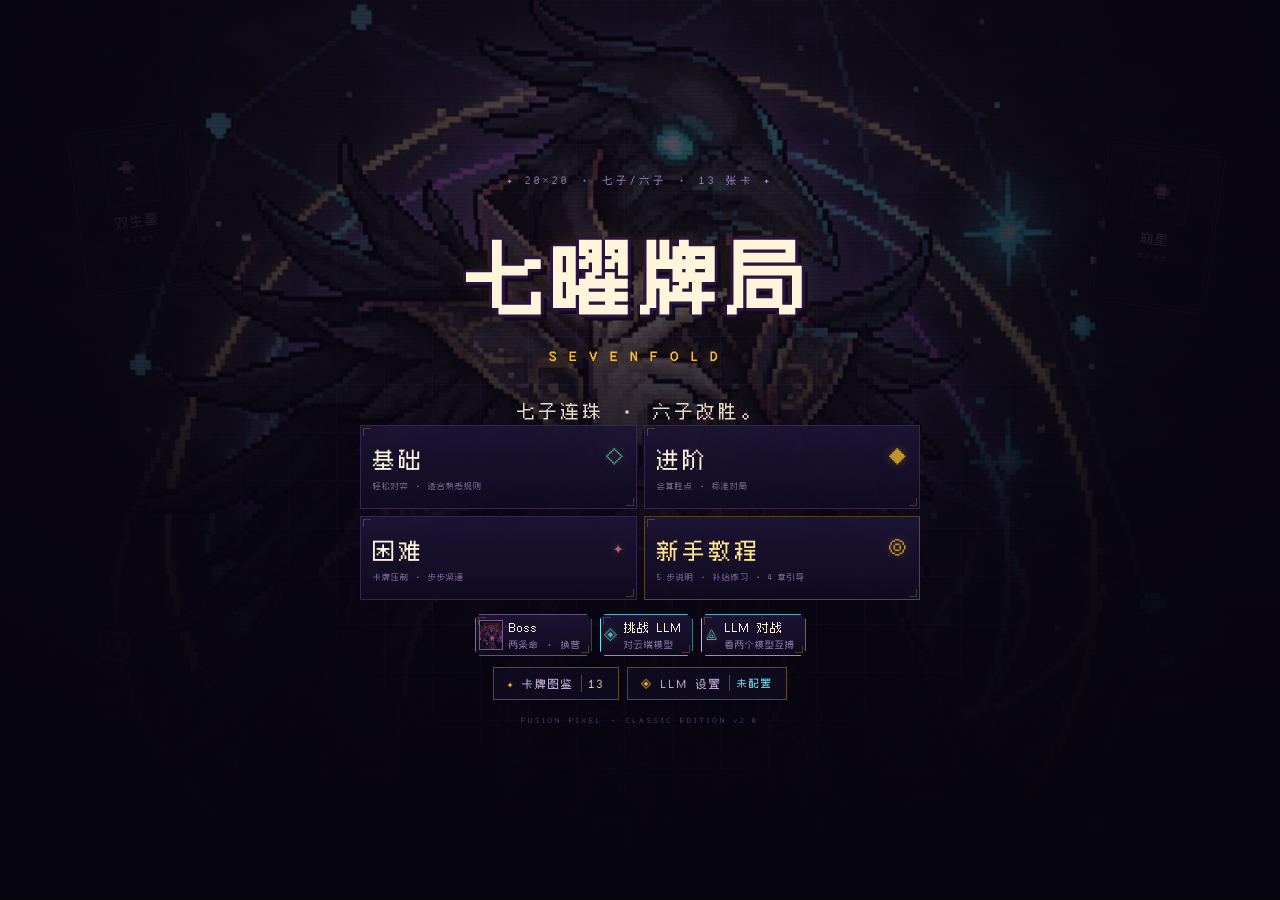
<file: index.html>
<!DOCTYPE html>
<html lang="zh-CN">
<head>
  <meta charset="UTF-8">
  <meta name="viewport" content="width=device-width, initial-scale=1.0, viewport-fit=cover">
  <meta name="theme-color" content="#160a33">
  <meta name="description" content="七曜牌局简化版：20×20 七子棋、13 张卡牌、4 体力与亮紫色像素界面。">
  <title>七曜牌局 · 简化版</title>
  <link rel="icon" type="image/png" sizes="32x32" href="assets/favicon-32.png">
  <link rel="icon" type="image/png" sizes="192x192" href="assets/favicon-192.png">
  <link rel="apple-touch-icon" href="assets/apple-touch-icon.png">
  <link rel="stylesheet" href="styles.css">
</head>
<body>
  <div class="app" id="app">
    <div class="bg-layer" aria-hidden="true">
      <div class="bg-stars" id="bgStars"></div>
      <div class="bg-grid"></div>
      <div class="bg-glow bg-glow--a"></div>
      <div class="bg-glow bg-glow--b"></div>
      <div class="scanlines"></div>
    </div>

    <header class="topbar">
      <div class="brand">
        <img class="brand-sigil" src="assets/favicon-192.png" alt="七曜牌局">
        <div class="brand-text">
          <strong>七曜牌局</strong>
          <span>SIMPLIFIED</span>
        </div>
      </div>
      <div class="turn-hud" id="turnHud">
        <span class="mode-badge" id="modeBadge">进阶</span>
        <span class="turn-round" id="roundLabel">ROUND 01</span>
        <span class="turn-badge" id="turnBadge"><i></i>你的回合</span>
      </div>
      <div class="top-actions">
        <button class="mini-btn" id="soundBtn" type="button" title="音乐/音效开关" aria-pressed="true">♪ 音乐</button>
        <button class="mini-btn" id="backBtn" type="button" title="返回标题">返回</button>
      </div>
    </header>

    <main class="battle" id="battle">
      <section class="opponent-strip" aria-label="对手信息">
        <div class="opp-identity">
          <span class="opp-avatar" id="aiAvatar" aria-hidden="true">✦</span>
          <div>
            <b id="aiName">墨鸦</b>
            <small id="aiModeLabel"></small>
          </div>
        </div>
        <div class="opp-stat"><span>手牌</span><b id="aiHandCount">4</b></div>
        <div class="opp-stat"><span>体力</span><b id="aiManaText">4/4</b></div>
        <div class="opp-stat"><span>胜利</span><b id="aiGoal">七子</b></div>
        <div class="opp-stat boss-hp" id="bossHpBox" hidden><span>命</span><b id="bossHp">◆◆</b></div>
        <div class="opp-status" id="aiStatus">静静地等待</div>
      </section>

      <div class="tutorial-hud" id="tutorialHud" hidden>
        <div class="tutorial-top">
          <span class="tutorial-tag">新手教程</span>
          <b id="tutorialTitle">界面 1 / 5 · 获胜目标</b>
          <span id="tutorialProgress">界面 1 / 5</span>
        </div>
        <p id="tutorialText"></p>
        <div class="tutorial-actions">
          <button type="button" id="tutorialNext">继续</button>
          <button type="button" id="tutorialSkip">跳过说明</button>
          <button type="button" id="tutorialHelp">说明</button>
          <button type="button" id="tutorialRestart">重来</button>
          <button type="button" id="tutorialExit">退出</button>
        </div>
      </div>

      <section class="hand-zone" id="handZone" aria-label="你的手牌">
        <div class="hand-head">
          <span><span id="playerHandLabel">你的手牌</span> <b id="playerHandCount">4</b> / 4</span>
          <span class="goal-chip" id="playerGoal">七子</span>
          <span class="hand-sub">回合结束前弃到 4 张</span>
          <span class="deck-count">牌库 <b id="playerDeckCount">22</b> · 弃牌 <b id="playerDiscardCount">0</b></span>
          <span class="hand-scroll-hint">↕ 滚动</span>
        </div>
        <div class="think-box" id="leftThink" hidden>
          <span class="think-who" id="leftThinkWho">模型</span>
          <span class="think-text" id="leftThinkText"></span>
        </div>
        <div class="hand" id="hand" role="list" aria-label="你的手牌"></div>
      </section>

      <section class="center-rail" aria-label="棋盘区域">
        <section class="board-stage" aria-label="星盘">
          <div class="board-frame">
            <div class="coord-top" id="coordTop" aria-hidden="true"></div>
            <div class="coord-left" id="coordLeft" aria-hidden="true"></div>
            <div class="board" id="board" role="grid" aria-label="20乘20星盘"></div>
            <div class="board-fx" id="boardFx" aria-hidden="true">
              <div class="fx-toast" id="fxToast"></div>
              <svg class="win-line" id="winLine" viewBox="0 0 100 100" preserveAspectRatio="none" aria-hidden="true">
                <line id="winLineGlow" x1="0" y1="0" x2="0" y2="0"></line>
                <line id="winLineCore" x1="0" y1="0" x2="0" y2="0"></line>
              </svg>
            </div>
          </div>
          <div class="stamina-hud" id="staminaHud">
            <span class="stamina-label">体力</span>
            <div class="stamina-pips" id="playerManaPips"></div>
            <b id="playerManaText">4/4</b>
          </div>
          <div class="board-status">
            <span id="boardHint">双击手牌发动 · 左键落子</span>
            <span class="board-size" id="boardSizeLabel">20 × 20</span>
          </div>
        </section>

        <section class="action-bar">
          <div class="action-left">
            <span class="phase-chip" id="phaseChip">即时</span>
            <span class="action-hint" id="actionHint">双击手牌发动，或直接落子。</span>
          </div>
          <div class="action-right">
            <button class="pixel-btn ghost" id="cancelBtn" type="button" hidden>取消</button>
            <button class="pixel-btn primary" id="playBtn" type="button" hidden>发动</button>
            <button class="pixel-btn primary" id="endTurnBtn" type="button">结束回合 <kbd>E</kbd></button>
          </div>
        </section>
      </section>

      <aside class="right-rail" aria-label="对手与记录">
        <section class="think-box think-box-right" id="rightThink" hidden>
          <span class="think-who" id="rightThinkWho">模型</span>
          <span class="think-text" id="rightThinkText"></span>
        </section>

        <section class="opp-deck-panel" id="oppDeckPanel">
          <div class="opp-deck-head">
            <span>墨鸦手牌</span>
            <b id="aiRailCount">4</b>
          </div>
          <div class="opp-deck-stack" aria-hidden="true">
            <i></i><i></i><i></i>
            <span>✦</span>
          </div>
          <div class="opp-open-hand" id="aiOpenHand" hidden></div>
          <div class="opp-deck-meta">手牌堆 · 牌库 <b id="aiRailDeckCount">22</b></div>
        </section>

        <section class="log-panel">
          <div class="log-title">对局记录</div>
          <div class="log-strip" id="logStrip"></div>
        </section>

        <section class="fx-showcase" id="fxShowcase" aria-live="polite" aria-label="卡牌效果演示">
          <div class="fx-showcase-head">
            <span>术式演示</span>
            <b id="fxCardName">待选</b>
            <i id="fxLoopBadge" hidden>循环</i>
          </div>
          <div class="fx-showcase-body" id="fxBody">
            <div class="fx-idle">
              <span class="fx-idle-glyph">✦</span>
              <b>选中手牌</b>
              <small>在此循环预览卡牌效果</small>
            </div>
          </div>
        </section>
      </aside>
    </main>

    <div class="card-tip" id="cardTip" hidden></div>

    <div class="enemy-action" id="enemyAction" hidden aria-live="polite">
      <div class="enemy-action-kicker" id="enemyActionKicker">墨鸦行动</div>
      <div class="enemy-action-main">
        <span class="enemy-action-art" id="enemyActionArt">✦</span>
        <div class="enemy-action-copy">
          <b id="enemyActionTitle">墨鸦正在行动</b>
          <small id="enemyActionMeta"></small>
          <p id="enemyActionText"></p>
        </div>
      </div>
    </div>

    <div class="screen title-screen" id="titleScreen">
      <div class="title-glow" aria-hidden="true"></div>
      <div class="title-deco" aria-hidden="true">
        <div class="deco-card deco-a" data-card="twin"><span>双</span><b>双生星</b><small>棋子操作</small></div>
        <div class="deco-card deco-b" data-card="subvert"><span>策</span><b>策反</b><small>棋子操作</small></div>
        <div class="deco-card deco-c" data-card="ruin"><span>爆</span><b>崩星</b><small>棋子操作</small></div>
        <div class="deco-card deco-d" data-card="silence"><span>锁</span><b>封锁</b><small>特殊</small></div>
      </div>
      <div class="title-art" id="titleArt" aria-hidden="true"></div>
      <div class="title-scrim" aria-hidden="true"></div>
      <div class="title-content">
        <p class="title-kicker">✦ 20×20 · 七子/六子 · 13 张卡 ✦</p>
        <h1 class="title-logo">
          <span class="logo-cn">七曜牌局</span>
          <span class="logo-en">SEVENFOLD</span>
        </h1>
        <p class="title-tagline">七子连珠 · 六子改胜。</p>

        <div class="mode-grid" role="group" aria-label="选择模式">
          <button class="mode-btn" type="button" data-mode="easy">
            <span class="mode-glyph">◇</span>
            <b>基础</b>
            <small>轻松对弈 · 适合熟悉规则</small>
          </button>
          <button class="mode-btn" type="button" data-mode="normal">
            <span class="mode-glyph">◆</span>
            <b>进阶</b>
            <small>会算胜点 · 标准对局</small>
          </button>
          <button class="mode-btn" type="button" data-mode="hard">
            <span class="mode-glyph">✦</span>
            <b>困难</b>
            <small>卡牌压制 · 步步紧逼</small>
          </button>
          <button class="mode-btn tutorial" type="button" id="tutorialBtn">
            <span class="mode-glyph">◎</span>
            <b>新手教程</b>
            <small>5 步说明 · 补给练习 · 4 章引导</small>
          </button>
        </div>

        <div class="mode-sub" role="group" aria-label="进阶玩法">
          <button class="mode-btn is-compact boss" type="button" data-mode="boss">
            <img class="mode-thumb" src="assets/boss-card.png" alt="">
            <span class="mode-sub-text"><b>Boss</b><small>两条命 · 换营</small></span>
          </button>
          <button class="mode-btn is-compact llm" type="button" data-mode="llm">
            <span class="mode-glyph">◈</span>
            <span class="mode-sub-text"><b>挑战 LLM</b><small>对云端模型</small></span>
          </button>
          <button class="mode-btn is-compact llm" type="button" data-mode="llmpk">
            <span class="mode-glyph">⟁</span>
            <span class="mode-sub-text"><b>LLM 对战</b><small>看两个模型互搏</small></span>
          </button>
        </div>
        <div class="title-actions">
          <button class="title-codex" id="codexBtn" type="button">
            <span>✦</span> 卡牌图鉴 <b>13</b>
          </button>
          <button class="title-codex title-llm" id="llmSettingsBtn" type="button">
            <span>◈</span> LLM 设置 <b id="llmSettingsState">未配置</b>
          </button>
        </div>
        <p class="title-footer">FUSION PIXEL · CLASSIC EDITION v2.0</p>
      </div>
    </div>

    <div class="screen offer-screen" id="offerScreen" hidden>
      <div class="sheet">
        <div class="sheet-head">
          <p class="eyebrow">SUPPLY</p>
          <h2 id="offerTitle">补给 · 4 选 2</h2>
          <p id="offerDesc">选择 2 张加入手牌，剩下的会进入弃牌堆。</p>
        </div>
        <div class="offer-grid" id="offerGrid"></div>
        <div class="offer-instruction" id="offerHint">单击卡牌选择，再次单击取消选择；选满 2 张后点击确认。</div>
        <div class="sheet-actions">
          <span id="offerCounter">已选择 0 / 2</span>
          <button class="pixel-btn primary" id="offerConfirm" type="button" disabled>确认选择</button>
        </div>
      </div>
    </div>

    <div class="screen discard-screen" id="discardScreen" hidden>
      <div class="sheet">
        <div class="sheet-head">
          <p class="eyebrow">DISCARD</p>
          <h2>弃牌 · 手牌上限 4</h2>
          <p id="discardHint">请选择要弃置的牌。</p>
        </div>
        <div class="offer-grid" id="discardGrid"></div>
        <div class="sheet-actions">
          <span id="discardCounter">已选择 0 / 0</span>
          <button class="pixel-btn primary" id="discardConfirm" type="button" disabled>确认弃牌</button>
        </div>
      </div>
    </div>

    <div class="screen result-screen" id="resultScreen" hidden>
      <div class="result-panel">
        <p class="result-kicker" id="resultKicker">星盘终局</p>
        <h2 class="result-title" id="resultTitle">七曜归位</h2>
        <p class="result-sub" id="resultSub"></p>
        <div class="result-line" id="resultLine"></div>
        <div class="result-stats" id="resultStats"></div>
        <div class="result-actions">
          <button class="pixel-btn primary" id="rematchBtn" type="button">再来一局</button>
          <button class="pixel-btn ghost" id="backTitleBtn" type="button">返回标题</button>
        </div>
      </div>
    </div>

    <div class="modal" id="modal" hidden>
      <div class="modal-backdrop" data-close-modal></div>
      <section class="modal-card" role="dialog" aria-modal="true" aria-labelledby="modalTitle">
        <header class="modal-head">
          <div>
            <p class="eyebrow" id="modalKicker">ARCHIVE</p>
            <h2 id="modalTitle">档案</h2>
          </div>
          <button class="modal-close" type="button" data-close-modal aria-label="关闭">×</button>
        </header>
        <div class="modal-body" id="modalBody"></div>
      </section>
    </div>

    <div class="llm-error" id="llmError" hidden>
      <div class="llm-error-box">
        <p class="eyebrow">LLM 掉线</p>
        <h3 id="llmErrorTitle">模型没有回应</h3>
        <p id="llmErrorText"></p>
        <div class="llm-error-actions">
          <button type="button" id="llmRetryBtn">重试</button>
          <button type="button" id="llmAbortBtn" class="ghost">结束对局</button>
        </div>
      </div>
    </div>

    <div class="toast-layer" id="toastLayer" aria-live="assertive"></div>
  </div>

  <script src="js/cards.js"></script>
  <script src="js/engine.js"></script>
  <script src="js/ai.js"></script>
  <script src="js/sound.js"></script>
  <script src="js/llm.js"></script>
  <script src="js/ui.js"></script>
</body>
</html>
</file>
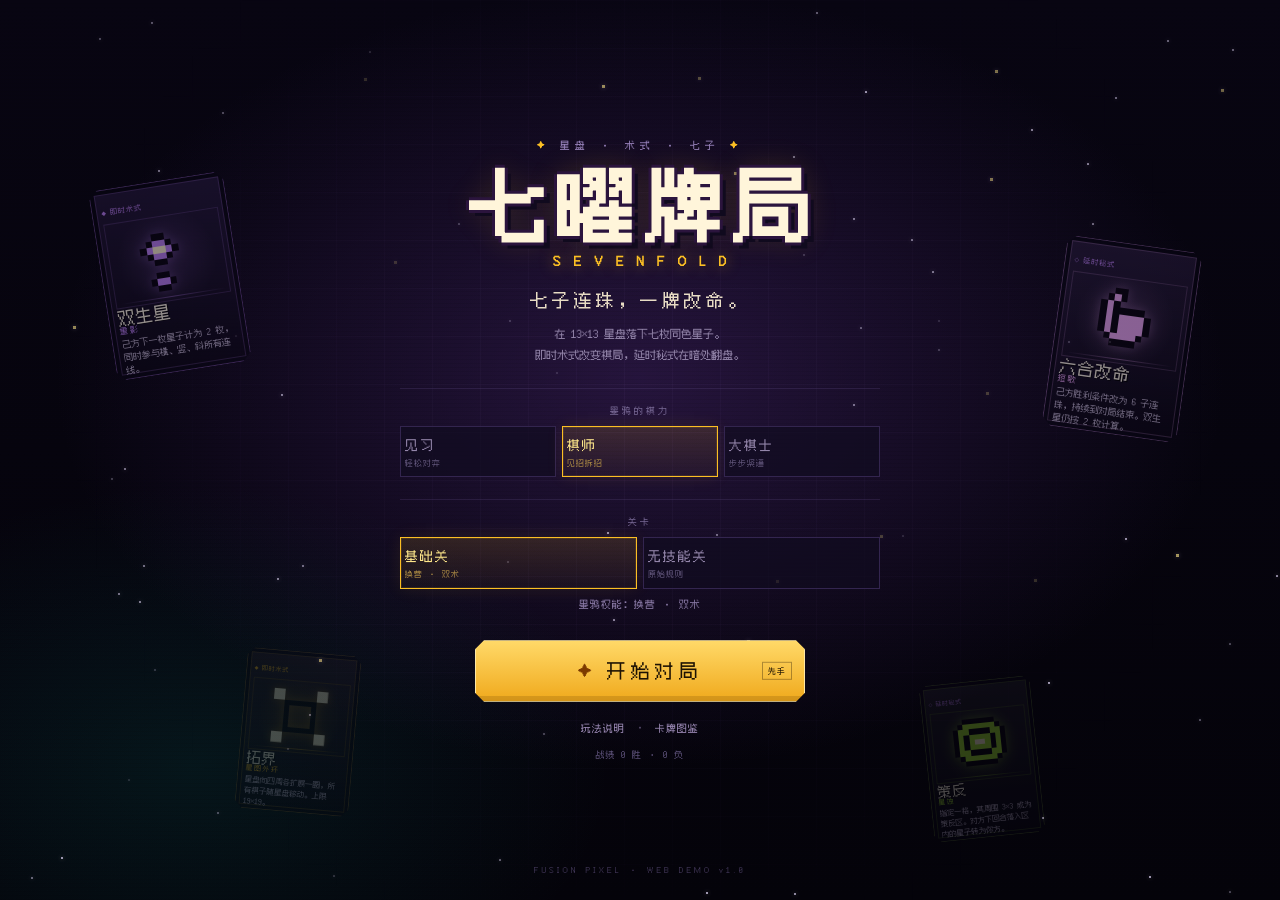
<file: archive/sevenfold-main-legacy/index.html>
<!DOCTYPE html>
<html lang="zh-CN">
<head>
  <meta charset="UTF-8">
  <meta name="viewport" content="width=device-width, initial-scale=1.0, viewport-fit=cover">
  <meta name="theme-color" content="#090711">
  <meta name="description" content="七曜牌局：七子连珠与卡牌术式结合的像素风策略游戏。">
  <title>七曜牌局 · SEVENFOLD</title>
  <link rel="icon" href="assets/favicon.svg" type="image/svg+xml">
  <link rel="stylesheet" href="styles.css">
</head>
<body>
  <div class="app" id="app">
    <div class="bg-layer" aria-hidden="true">
      <div class="bg-stars" id="bgStars"></div>
      <div class="bg-grid"></div>
      <div class="bg-glow bg-glow--a"></div>
      <div class="bg-glow bg-glow--b"></div>
      <div class="scanlines"></div>
    </div>

    <header class="topbar">
      <div class="brand">
        <span class="brand-sigil" aria-hidden="true">✦</span>
        <div class="brand-text">
          <strong>七曜牌局</strong>
          <span>SEVENFOLD</span>
        </div>
      </div>

      <div class="turn-hud" id="turnHud">
        <span class="turn-round" id="roundLabel">ROUND 01</span>
        <span class="turn-badge" id="turnBadge"><i></i>你的回合</span>
      </div>

      <nav class="top-actions" aria-label="游戏菜单">
        <button class="pixel-btn pixel-btn--ghost" id="helpBtn" type="button">玩法</button>
        <button class="pixel-btn pixel-btn--ghost" id="codexBtn" type="button">图鉴</button>
        <button class="icon-btn" id="soundBtn" type="button" aria-label="切换音效" aria-pressed="true" title="音效开关">
          <span class="sound-on">♪</span><span class="sound-off">×</span>
        </button>
      </nav>
    </header>

    <main class="game-grid" id="gameGrid">
      <aside class="panel rival-panel" aria-label="对手信息">
        <div class="panel-corners" aria-hidden="true"></div>
        <div class="rival-head">
          <div class="avatar avatar--ai" id="aiAvatar" aria-hidden="true"></div>
          <div>
            <p class="eyebrow">后手 · 弈者</p>
            <h2 class="fighter-name">墨鸦</h2>
            <p class="fighter-sub">THE CROW</p>
          </div>
        </div>

        <div class="goal-box">
          <span class="goal-label">胜利条件</span>
          <strong id="aiGoal">七子连珠</strong>
          <span class="goal-pips" id="aiGoalPips"></span>
        </div>

        <div class="rival-stats">
          <div class="stat">
            <span class="stat-label">手牌</span>
            <strong id="aiHandCount">5</strong>
          </div>
          <div class="stat">
            <span class="stat-label">牌库</span>
            <strong id="aiDeckCount">21</strong>
          </div>
          <div class="stat">
            <span class="stat-label">暗牌</span>
            <strong class="accent-violet" id="aiSecretCount">0</strong>
          </div>
        </div>

        <div class="secret-rail">
          <div class="rail-title"><span>墨鸦的暗牌</span><span class="rail-line"></span></div>
          <div class="secret-slots" id="aiSecrets">
            <span class="empty-note">尚无可疑气息</span>
          </div>
        </div>

        <div class="aura-line" id="aiAura" hidden>
          <span class="aura-icon">◈</span>
          <span id="aiAuraText"></span>
        </div>

        <div class="boss-line" id="bossLine" hidden>
          <span class="boss-tag">权能</span>
          <span id="bossSkillText"></span>
          <span class="boss-meter" id="bossCampMeter" hidden></span>
        </div>

        <blockquote class="crow-quote" id="crowQuote">“星路已定，何必挣扎。”</blockquote>

        <div class="panel-scan" aria-hidden="true"></div>
      </aside>

      <section class="board-stage" aria-label="星盘">
        <div class="board-hood">
          <div class="board-caption-top">
            <span class="tiny-label">ASTRAL BOARD</span>
            <span id="boardSizeLabel">13 × 13</span>
          </div>

          <div class="board-frame">
            <span class="frame-corner tl" aria-hidden="true"></span>
            <span class="frame-corner tr" aria-hidden="true"></span>
            <span class="frame-corner bl" aria-hidden="true"></span>
            <span class="frame-corner br" aria-hidden="true"></span>

            <div class="board-coords">
              <span class="coord-corner" aria-hidden="true">＋</span>
              <div class="coord-top" id="coordTop" aria-hidden="true"></div>
              <div class="coord-left" id="coordLeft" aria-hidden="true"></div>
              <div class="board" id="board" role="grid" aria-label="13乘13星盘"></div>
            </div>

            <div class="board-fx" id="boardFx" aria-hidden="true">
              <div class="fx-toast" id="fxToast"></div>
              <svg class="win-line" id="winLine" viewBox="0 0 100 100" preserveAspectRatio="none">
                <line id="winLineGlow" x1="0" y1="0" x2="100" y2="100"></line>
                <line id="winLineCore" x1="0" y1="0" x2="100" y2="100"></line>
              </svg>
            </div>
          </div>

          <div class="board-status">
            <span class="legend"><i class="legend-dot legend-dot--player"></i>星火 · 你</span>
            <span class="legend"><i class="legend-dot legend-dot--ai"></i>烬羽 · 墨鸦</span>
            <span class="legend legend--last"><i class="legend-dot legend-dot--last"></i>最后一手</span>
          </div>
        </div>
        <div class="board-hint" id="boardHint" aria-live="polite">点击手牌发动术式，或直接在星盘落子。</div>
      </section>

      <aside class="panel intel-panel" aria-label="情报与记录">
        <div class="panel-corners" aria-hidden="true"></div>
        <div class="card-inspector" id="cardInspector"></div>
        <div class="log-panel">
          <div class="rail-title">
            <span>战局记录</span>
            <span class="log-count" id="logCount">00</span>
          </div>
          <div class="log-list" id="logList" aria-live="polite"></div>
        </div>
      </aside>
    </main>

    <section class="player-dock" aria-label="你的手牌与操作">
      <div class="player-identity">
        <div class="avatar avatar--player" id="playerAvatar" aria-hidden="true"></div>
        <div class="identity-text">
          <p class="eyebrow">先手 · 星使</p>
          <h2 class="fighter-name">游星</h2>
          <div class="goal-inline">
            <span id="playerGoal">七子连珠</span>
            <span class="goal-pips" id="playerGoalPips"></span>
          </div>
        </div>
        <div class="player-badges" id="playerBadges"></div>
      </div>

      <div class="hand-zone">
        <div class="hand-head">
          <span class="hand-label">你的手牌 <b id="playerHandCount">5</b>/7</span>
          <span class="deck-counter">牌库 <b id="playerDeckCount">21</b> · 弃牌 <b id="playerDiscardCount">0</b></span>
        </div>
        <div class="hand" id="hand" role="list" aria-label="你的手牌"></div>
      </div>

      <div class="action-dock">
        <div class="phase-track" aria-hidden="true">
          <span data-phase="main">即时</span>
          <i></i>
          <span data-phase="place">落子</span>
          <i></i>
          <span data-phase="post">秘式</span>
        </div>
        <div class="action-buttons">
          <button class="pixel-btn pixel-btn--ghost" id="cancelBtn" type="button" hidden>取消选择</button>
          <button class="pixel-btn pixel-btn--primary" id="endTurnBtn" type="button" disabled>结束回合 <kbd>E</kbd></button>
        </div>
        <p class="action-hint" id="actionHint">选择一张即时术式，或直接落子。</p>
      </div>
    </section>

    <div class="screen title-screen" id="titleScreen">
      <div class="title-stars" aria-hidden="true"></div>
      <div class="title-cards" id="titleCards" aria-hidden="true"></div>
      <div class="title-content">
        <p class="title-kicker"><span>✦</span> 星盘 · 术式 · 七子 <span>✦</span></p>
        <h1 class="title-logo">
          <span class="title-logo-cn">七曜牌局</span>
          <span class="title-logo-en">SEVENFOLD</span>
        </h1>
        <p class="title-tagline">七子连珠，一牌改命。</p>
        <p class="title-desc">在 13×13 星盘落下七枚同色星子。<br>即时术式改变棋局，延时秘式在暗处翻盘。</p>

        <div class="difficulty-picker" id="difficultyPicker" role="group" aria-label="选择对手难度">
          <span class="difficulty-label">墨鸦的棋力</span>
          <div class="difficulty-options">
            <button type="button" class="diff-btn" data-diff="easy"><b>见习</b><small>轻松对弈</small></button>
            <button type="button" class="diff-btn is-active" data-diff="normal"><b>棋师</b><small>见招拆招</small></button>
            <button type="button" class="diff-btn" data-diff="hard"><b>大棋士</b><small>步步紧逼</small></button>
          </div>
        </div>

        <div class="difficulty-picker level-picker" id="levelPicker" role="group" aria-label="选择关卡">
          <span class="difficulty-label">关卡</span>
          <div class="difficulty-options">
            <button type="button" class="diff-btn" data-level="basic"><b>基础关</b><small>换营 · 双术</small></button>
            <button type="button" class="diff-btn" data-level="plain"><b>无技能关</b><small>原始规则</small></button>
          </div>
        </div>
        <p class="level-line" id="levelLine">墨鸦权能：换营 · 双术</p>

        <button class="start-btn" id="startBtn" type="button">
          <span class="start-glyph">✦</span>
          <span>开始对局</span>
          <small>先手</small>
        </button>

        <div class="title-links">
          <button type="button" data-open="help">玩法说明</button>
          <span>·</span>
          <button type="button" data-open="codex">卡牌图鉴</button>
        </div>
        <p class="record-line" id="recordLine">战绩 0 胜 · 0 负</p>
      </div>
      <p class="title-footer">FUSION PIXEL · WEB DEMO v1.0</p>
    </div>

    <div class="screen result-screen" id="resultScreen" hidden>
      <div class="result-panel">
        <p class="result-kicker" id="resultKicker">星盘终局</p>
        <h2 class="result-title" id="resultTitle">七曜归位</h2>
        <p class="result-sub" id="resultSub"></p>
        <div class="result-line" id="resultLine"></div>
        <div class="result-stats" id="resultStats"></div>
        <div class="result-actions">
          <button class="pixel-btn pixel-btn--primary" id="rematchBtn" type="button">再来一局</button>
          <button class="pixel-btn pixel-btn--ghost" id="backTitleBtn" type="button">返回标题</button>
        </div>
      </div>
    </div>

    <div class="modal" id="modal" hidden>
      <div class="modal-backdrop" data-close-modal></div>
      <section class="modal-card" role="dialog" aria-modal="true" aria-labelledby="modalTitle">
        <header class="modal-head">
          <div>
            <p class="eyebrow" id="modalKicker">ARCHIVE</p>
            <h2 id="modalTitle">档案</h2>
          </div>
          <button class="modal-close" type="button" data-close-modal aria-label="关闭">×</button>
        </header>
        <div class="modal-body" id="modalBody"></div>
      </section>
    </div>

    <div class="toast-layer" id="toastLayer" aria-live="assertive"></div>
  </div>

  <script src="js/cards.js"></script>
  <script src="js/levels.js"></script>
  <script src="js/engine.js"></script>
  <script src="js/ai.js"></script>
  <script src="js/ui.js"></script>
</body>
</html>
</file>
<file: styles.css>
@font-face {
  font-family: "Fusion Pixel";
  src: url("assets/fusion-pixel.woff2") format("woff2");
  font-weight: 400;
  font-style: normal;
  font-display: swap;
}

:root {
  --bg: #07050f;
  --bg-deep: #04030a;
  --ink: #0a0716;
  --panel: #100b20;
  --panel-2: #17102c;
  --panel-3: #1d1436;
  --line: #2d2149;
  --line-soft: #211735;
  --line-bright: #524074;
  --text: #f2ead9;
  --text-soft: #c9c0dd;
  --muted: #9287ad;
  --dim: #6b6188;
  --player: #5eead4;
  --player-mid: #2dd4bf;
  --player-deep: #0f766e;
  --ai: #fb7185;
  --ai-mid: #f43f5e;
  --ai-deep: #9f1239;
  --gold: #fbbf24;
  --gold-pale: #fde68a;
  --gold-deep: #78500a;
  --violet: #c084fc;
  --violet-deep: #6d28d9;
  --danger: #fb7185;
  --font: "Fusion Pixel", "Microsoft YaHei", "PingFang SC", monospace;
}

* { box-sizing: border-box; }

html, body {
  margin: 0;
  padding: 0;
  min-height: 100%;
  background: var(--bg);
  color: var(--text);
  font-family: var(--font);
  font-size: 13px;
  line-height: 1.55;
  -webkit-font-smoothing: none;
  text-rendering: geometricPrecision;
}
body {
  min-height: 100dvh;
  overflow-x: hidden;
  background:
    radial-gradient(1200px 700px at 52% -10%, rgba(109, 40, 217, .14), transparent 60%),
    radial-gradient(800px 500px at 100% 100%, rgba(45, 212, 191, .06), transparent 65%),
    var(--bg);
}
button { font: inherit; color: inherit; cursor: pointer; }
::selection { background: var(--gold); color: #100b20; }
[hidden] { display: none !important; }

.app {
  position: relative;
  min-height: 100vh;
  padding: 0 0 10px;
  overflow-x: hidden;
  overflow-y: visible;
}
body { overflow-y: auto; }
.app.is-title { height: 100vh; overflow: hidden; }

/* ---------- background ---------- */
.bg-layer {
  position: fixed;
  inset: 0;
  z-index: 0;
  pointer-events: none;
  overflow: hidden;
}
.bg-stars { position: absolute; inset: 0; }
.star {
  position: absolute;
  width: 2px;
  height: 2px;
  background: #c9c0dd;
  opacity: .3;
  box-shadow: 0 0 4px rgba(201, 192, 221, .5);
  animation: twinkle 3.6s steps(2) infinite;
}
@keyframes twinkle { 0%, 100% { opacity: .15; } 50% { opacity: .8; } }
.bg-grid {
  position: absolute;
  inset: 0;
  opacity: .18;
  background-image:
    linear-gradient(rgba(90, 70, 130, .22) 1px, transparent 1px),
    linear-gradient(90deg, rgba(90, 70, 130, .22) 1px, transparent 1px);
  background-size: 40px 40px;
  mask-image: radial-gradient(circle at 50% 35%, black, transparent 74%);
}
.bg-glow {
  position: absolute;
  width: 760px;
  height: 520px;
  filter: blur(90px);
  opacity: .22;
}
.bg-glow--a { left: -200px; top: -160px; background: #6d28d9; }
.bg-glow--b { right: -220px; bottom: -180px; background: #0f766e; }
.scanlines {
  position: absolute;
  inset: 0;
  background: repeating-linear-gradient(to bottom, transparent 0 3px, rgba(0, 0, 0, .22) 3px 4px);
  opacity: .38;
}

/* ---------- topbar ---------- */
.topbar {
  position: relative;
  z-index: 20;
  max-width: 1080px;
  margin: 0 auto;
  height: 56px;
  padding: 8px 14px;
  display: flex;
  align-items: center;
  justify-content: space-between;
  gap: 12px;
}
.topbar::after {
  content: "";
  position: absolute;
  left: 14px; right: 14px; bottom: 0;
  height: 1px;
  background: linear-gradient(90deg, transparent, rgba(251, 191, 36, .24), rgba(82, 64, 116, .28), transparent);
}
.brand { display: flex; align-items: center; gap: 9px; }
.brand-sigil {
  width: 30px; height: 30px;
  display: grid; place-items: center;
  color: #2a1800;
  background: linear-gradient(135deg, #ffe9a8, #fbbf24 55%, #b47808);
  border: 1px solid #fff0b8;
  box-shadow: 0 0 14px rgba(251, 191, 36, .25), inset 0 0 0 1px rgba(255,255,255,.3);
  clip-path: polygon(4px 0, calc(100% - 4px) 0, 100% 4px, 100% calc(100% - 4px), calc(100% - 4px) 100%, 4px 100%, 0 calc(100% - 4px), 0 4px);
}
.brand-text { display: flex; flex-direction: column; line-height: 1.05; }
.brand-text strong { font-size: 16px; letter-spacing: 3px; font-weight: 400; color: #fff4da; text-shadow: 2px 2px 0 #100a1e; }
.brand-text span { font-size: 7px; letter-spacing: 3px; color: var(--gold); opacity: .75; }
.turn-hud { display: flex; align-items: center; gap: 8px; }
.turn-round { font-size: 9px; letter-spacing: 2px; color: #8e7bad; }
.turn-badge {
  display: inline-flex; align-items: center; gap: 6px;
  padding: 4px 8px;
  border: 1px solid #2e4560;
  background: #0a1724;
  color: #bceeff;
  font-size: 9px;
  letter-spacing: 1px;
}
.turn-badge i { width: 5px; height: 5px; background: #38bdf8; box-shadow: 0 0 7px #38bdf8; }
.turn-badge.is-ai { border-color: #6d2e42; background: #220a13; color: #ffc2d0; }
.turn-badge.is-ai i { background: var(--ai); box-shadow: 0 0 7px var(--ai); }
.turn-badge.is-draft { border-color: #5e4a1c; background: #201806; color: #ffe6a3; }
.turn-badge.is-draft i { background: var(--gold); box-shadow: 0 0 7px var(--gold); }
.turn-badge.is-over { opacity: .55; }
.mini-btn {
  border: 1px solid var(--line);
  background: rgba(16, 11, 32, .75);
  color: #b8a7d4;
  padding: 6px 10px;
  font-size: 10px;
  letter-spacing: 1px;
}
.mini-btn:hover { color: var(--gold-pale); border-color: #6b538f; }

/* ---------- battle ---------- */
.battle {
  position: relative;
  z-index: 5;
  width: min(100% - 20px, 980px);
  margin: 0 auto;
  display: flex;
  flex-direction: column;
  gap: 6px;
}
.opponent-strip {
  display: flex;
  align-items: center;
  gap: 12px;
  min-height: 48px;
  padding: 7px 11px;
  border: 1px solid #33254f;
  background:
    linear-gradient(90deg, rgba(35, 23, 62, .94), rgba(16, 11, 32, .92)),
    repeating-linear-gradient(90deg, transparent 0 12px, rgba(255, 255, 255, .018) 12px 13px);
  box-shadow: inset 0 0 0 1px rgba(255,255,255,.025), 0 4px 16px rgba(0,0,0,.25);
  position: relative;
}
.opponent-strip::before,
.opponent-strip::after {
  content: "";
  position: absolute;
  width: 8px;
  height: 8px;
  border: 1px solid rgba(251, 191, 36, .35);
  pointer-events: none;
}
.opponent-strip::before { left: -1px; top: -1px; border-right: 0; border-bottom: 0; }
.opponent-strip::after { right: -1px; bottom: -1px; border-left: 0; border-top: 0; }
.opp-identity { display: flex; align-items: center; gap: 7px; min-width: 105px; }
.opp-avatar {
  width: 28px; height: 28px;
  display: grid; place-items: center;
  color: #2a0612;
  background: linear-gradient(135deg, #ff9db6, #f43f5e);
  border: 1px solid #ffc2d0;
  clip-path: polygon(50% 0, 100% 50%, 50% 100%, 0 50%);
  box-shadow: 0 0 10px rgba(244, 63, 94, .28);
}
.opp-identity div { display: flex; flex-direction: column; line-height: 1.1; }
.opp-identity b { font-size: 14px; letter-spacing: 3px; color: #ffe7ee; font-weight: 400; }
.opp-identity small { font-size: 7px; letter-spacing: 1px; color: #a37689; }
.opp-stat { display: flex; align-items: baseline; gap: 5px; padding-left: 10px; border-left: 1px solid #2d2149; }
.opp-stat span { font-size: 8px; color: #7f6c9d; letter-spacing: 1px; }
.opp-stat b { font-size: 13px; color: var(--text); font-weight: 400; }
.opp-status { margin-left: auto; font-size: 8px; color: #8e7bad; letter-spacing: 1px; }

/* ---------- board ---------- */
.board-stage { position: relative; display: flex; flex-direction: column; align-items: center; gap: 3px; }
.board-frame {
  position: relative;
  width: min(56vh, 760px, calc(100vw - 24px));
  aspect-ratio: 1 / 1;
  padding: 17px 17px 17px 23px;
  background:
    linear-gradient(135deg, rgba(64, 45, 100, .52), rgba(13, 9, 27, .95) 45%, rgba(48, 32, 76, .5)),
    #0c0818;
  border: 1px solid #49356e;
  box-shadow:
    inset 0 0 0 1px rgba(255, 255, 255, .035),
    inset 0 0 26px rgba(0, 0, 0, .75),
    0 0 0 4px #080512,
    0 0 0 5px rgba(82, 64, 116, .28),
    0 18px 50px rgba(0, 0, 0, .5);
  clip-path: polygon(8px 0, calc(100% - 8px) 0, 100% 8px, 100% calc(100% - 8px), calc(100% - 8px) 100%, 8px 100%, 0 calc(100% - 8px), 0 8px);
}
.board-frame::before {
  content: "";
  position: absolute;
  inset: 4px;
  border: 1px solid rgba(251, 191, 36, .09);
  pointer-events: none;
  z-index: 5;
}
.board-frame::after {
  content: "";
  position: absolute;
  inset: 8px;
  border: 1px solid rgba(94, 234, 212, .055);
  pointer-events: none;
  z-index: 5;
}
.board {
  position: relative;
  z-index: 2;
  width: 100%;
  height: 100%;
  display: grid;
  background:
    radial-gradient(circle at 50% 46%, rgba(85, 62, 138, .3), transparent 62%),
    radial-gradient(circle at 14% 20%, rgba(94, 234, 212, .055), transparent 28%),
    repeating-linear-gradient(45deg, rgba(255, 255, 255, .012) 0 2px, transparent 2px 4px),
    #0b0818;
  box-shadow:
    inset 0 0 0 1px #4b3769,
    inset 0 0 0 2px rgba(0, 0, 0, .55),
    inset 0 0 52px rgba(0, 0, 0, .55);
  overflow: hidden;
  image-rendering: pixelated;
}
.coord-top {
  position: absolute;
  left: 23px; right: 17px; top: 3px;
  z-index: 7;
  display: grid;
  grid-template-columns: repeat(var(--n, 20), minmax(0, 1fr));
  height: 15px;
  align-items: center;
  font-size: 6px;
  line-height: 1;
  color: #756594;
  text-align: center;
  pointer-events: none;
}
.coord-left {
  position: absolute;
  top: 17px; bottom: 17px; left: 2px;
  z-index: 7;
  display: grid;
  grid-template-rows: repeat(var(--n, 20), minmax(0, 1fr));
  font-size: 6px;
  line-height: 1;
  color: #756594;
  text-align: center;
  align-items: center;
  pointer-events: none;
}
.cell {
  position: relative;
  min-width: 0;
  min-height: 0;
  padding: 0;
  border: 0;
  background: rgba(255, 255, 255, .008);
  box-shadow:
    inset -1px 0 0 rgba(147, 117, 204, .27),
    inset 0 -1px 0 rgba(147, 117, 204, .27);
  cursor: default;
  image-rendering: pixelated;
}
.cell:nth-child(2n) { background: rgba(255, 255, 255, .018); }
.cell.is-star::after {
  content: "";
  position: absolute;
  left: 50%; top: 50%;
  width: 3px; height: 3px;
  transform: translate(-50%, -50%);
  background: #8b6bb0;
  box-shadow: 0 0 7px rgba(139, 107, 176, .65);
  pointer-events: none;
  z-index: 1;
}
.cell.is-playable { cursor: pointer; }
.cell.is-playable:hover { background: rgba(94, 234, 212, .12); box-shadow: inset 0 0 0 1px rgba(94, 234, 212, .55); }
.cell.is-target {
  background: rgba(251, 191, 36, .18);
  box-shadow: inset 0 0 0 1px rgba(251, 191, 36, .9), inset 0 0 10px rgba(251, 191, 36, .22);
  cursor: pointer;
}
.cell.is-sealed { background: rgba(244, 63, 94, .1); }
.cell.is-sealed::before {
  content: "";
  position: absolute;
  inset: 2px;
  border: 1px dashed rgba(244, 63, 94, .35);
}
.cell.is-last .cell-mark { display: block; color: var(--gold-pale); }
.cell.is-win { background: rgba(251, 191, 36, .16); }
.cell.is-tutorial-focus {
  z-index: 3;
  box-shadow: inset 0 0 0 2px var(--gold), inset 0 0 14px rgba(251, 191, 36, .32), 0 0 12px rgba(251, 191, 36, .25);
}
.cell.is-tutorial-focus .cell-mark { display: block; color: var(--gold-pale); }
.cell-mark {
  display: none;
  position: absolute;
  inset: 0;
  place-items: center;
  font-size: 8px;
  pointer-events: none;
  z-index: 5;
}
.stone-layer { position: absolute; inset: 0; display: grid; place-items: center; pointer-events: none; }
.stone {
  position: relative;
  width: 76%;
  height: 76%;
  display: block;
  border-radius: 50%;
  transform: scale(.92);
  animation: stoneIn 160ms steps(2);
}
.stone.player {
  background: radial-gradient(circle at 34% 28%, #e9fffb, #5eead4 38%, #0f766e 78%);
  border: 1px solid #b8fff4;
  box-shadow: 0 0 8px rgba(94, 234, 212, .6), inset 0 0 4px rgba(255, 255, 255, .55);
}
.stone.ai {
  background: radial-gradient(circle at 34% 28%, #ffe9ee, #fb7185 38%, #9f1239 78%);
  border: 1px solid #ffc2d0;
  box-shadow: 0 0 8px rgba(251, 113, 133, .55), inset 0 0 4px rgba(255, 255, 255, .45);
}
.stone.is-double::after {
  content: "2";
  position: absolute;
  right: -3px; top: -4px;
  font-size: 6px;
  color: #1d1203;
  background: var(--gold);
  border: 1px solid var(--gold-pale);
  padding: 0 2px;
  box-shadow: 0 0 6px rgba(251, 191, 36, .5);
}
@keyframes stoneIn { from { transform: scale(.25); opacity: .4; } }
.board.is-shaking { animation: boardShake 300ms steps(4); }
@keyframes boardShake {
  0%, 100% { transform: translate(0,0); }
  25% { transform: translate(2px,-1px); }
  50% { transform: translate(-2px,1px); }
  75% { transform: translate(1px,2px); }
}
.stamina-hud {
  position: absolute;
  right: 22px;
  bottom: 22px;
  z-index: 6;
  display: flex;
  align-items: center;
  gap: 6px;
  padding: 5px 8px;
  background: #0a1724;
  border: 1px solid #2e607b;
  box-shadow: 0 0 12px rgba(56, 189, 248, .16), inset 0 0 0 1px rgba(186,230,253,.06);
}
.stamina-label { font-size: 7px; color: #7dd3fc; letter-spacing: 2px; }
.stamina-pips { display: flex; gap: 3px; }
.stamina-pip {
  width: 13px; height: 6px;
  background: #0d1a26;
  border: 1px solid #24475c;
  transform: skewX(-20deg);
}
.stamina-pip.is-full {
  background: linear-gradient(180deg, #bae6fd, #38bdf8 60%, #0e7490);
  border-color: #bae6fd;
  box-shadow: 0 0 6px rgba(56, 189, 248, .55);
}
.stamina-hud b { font-size: 11px; font-weight: 400; color: #d9f5ff; }
.stamina-hud b.is-low { color: #fecdd3; }
.board-status {
  width: min(56vh, 760px, calc(100vw - 24px));
  display: flex;
  justify-content: space-between;
  gap: 10px;
  font-size: 8px;
  color: #6b5b8e;
  letter-spacing: 1px;
}
.board-size { color: var(--gold-pale); }
.board-fx {
  position: absolute;
  inset: 17px 17px 17px 23px;
  pointer-events: none;
  z-index: 5;
  overflow: hidden;
}
.fx-toast {
  position: absolute;
  left: 50%; top: 45%;
  transform: translate(-50%, -50%) scale(.94);
  padding: 7px 12px;
  background: rgba(8, 5, 17, .95);
  border: 1px solid var(--gold);
  color: var(--gold-pale);
  font-size: 10px;
  letter-spacing: 2px;
  box-shadow: 4px 4px 0 rgba(0,0,0,.55), 0 0 20px rgba(251,191,36,.18);
  opacity: 0;
  white-space: nowrap;
}
.fx-toast.is-show { animation: fxIn 1.1s steps(3) both; }
@keyframes fxIn {
  0% { opacity: 0; transform: translate(-50%, -50%) scale(.85); }
  15%, 70% { opacity: 1; transform: translate(-50%, -50%) scale(1); }
  100% { opacity: 0; transform: translate(-50%, -60%) scale(1); }
}
.win-line { position: absolute; inset: 0; width: 100%; height: 100%; opacity: 0; overflow: visible; }
.win-line.is-show { opacity: 1; }
#winLineGlow { stroke: rgba(251, 191, 36, .35); stroke-width: 2.6; filter: blur(1px); }
#winLineCore { stroke: #fff3c4; stroke-width: .7; filter: drop-shadow(0 0 3px #fbbf24); }

/* ---------- hand ---------- */
.hand-zone {
  width: min(100%, 890px);
  margin: 0 auto;
  display: flex;
  flex-direction: column;
  gap: 3px;
}
.hand-head {
  display: flex;
  align-items: center;
  gap: 8px;
  font-size: 9px;
  color: #8f7bad;
  letter-spacing: 1px;
  padding: 0 5px;
}
.hand-head b { color: var(--text-soft); font-weight: 400; }
.hand-head b.is-over { color: var(--ai); }
.hand-sub { color: #6b5b8e; }
.deck-count { margin-left: auto; color: #7b6a9a; }
.goal-chip {
  color: var(--gold-pale);
  background: rgba(251, 191, 36, .08);
  border: 1px solid rgba(251, 191, 36, .3);
  padding: 1px 5px;
}
.hand {
  min-height: 162px;
  display: flex;
  align-items: flex-end;
  justify-content: center;
  padding: 8px 4px 2px;
  overflow-x: auto;
  overflow-y: hidden;
  scrollbar-width: thin;
  scrollbar-color: #3b2a5b transparent;
}
.hand::-webkit-scrollbar { height: 5px; }
.hand::-webkit-scrollbar-thumb { background: #3b2a5b; }
.hand-empty { margin: auto; color: var(--dim); font-size: 9px; border: 1px dashed var(--line); padding: 14px 20px; }
.card {
  --accent: var(--gold);
  position: relative;
  flex: 0 0 auto;
  width: 112px;
  height: 152px;
  margin-left: -8px;
  padding: 6px;
  border: 1px solid color-mix(in srgb, var(--accent) 45%, #1c1330);
  background:
    linear-gradient(180deg, color-mix(in srgb, var(--accent) 9%, #17102c), #0d0919 55%),
    #0d0919;
  color: var(--text);
  text-align: left;
  clip-path: polygon(7px 0, calc(100% - 7px) 0, 100% 7px, 100% calc(100% - 7px), calc(100% - 7px) 100%, 7px 100%, 0 calc(100% - 7px), 0 7px);
  transform: rotate(calc((var(--i) - 2) * .7deg)) translateY(calc(var(--i) * 1px));
  transform-origin: 50% 100%;
  transition: transform 100ms steps(3), filter 100ms linear, opacity 100ms linear;
  filter: drop-shadow(0 4px 0 #04030a);
  box-shadow: inset 0 0 0 3px #0b0716, inset 0 0 0 4px color-mix(in srgb, var(--accent) 22%, transparent);
}
.card:first-child { margin-left: 0; }
.card:hover { transform: rotate(0deg) translateY(-10px) scale(1.04); z-index: 30; filter: drop-shadow(0 8px 0 #04030a) drop-shadow(0 0 10px color-mix(in srgb, var(--accent) 35%, transparent)); }
.card.is-selected {
  transform: rotate(0deg) translate(-10px, -11px) scale(1.04);
  box-shadow: inset 0 0 0 3px #0b0716, inset 0 0 0 4px var(--gold);
  z-index: 31;
}
.card.is-disabled { opacity: .48; filter: grayscale(.55) drop-shadow(0 4px 0 #04030a); cursor: not-allowed; }
.card.is-tutorial-hint { border-color: var(--gold); box-shadow: inset 0 0 0 3px #0b0716, inset 0 0 0 4px rgba(251,191,36,.6), 0 0 14px rgba(251,191,36,.22); }
.card.is-discount { border-color: var(--player); }
.card-cost {
  position: absolute;
  right: 5px; top: 4px;
  z-index: 4;
  min-width: 18px;
  padding: 2px 3px;
  text-align: center;
  font-size: 8px;
  line-height: 1;
  color: #d9f5ff;
  background: #08202e;
  border: 1px solid #2b7ca1;
  box-shadow: 0 0 6px rgba(56,189,248,.22);
}
.card-cost::before { content: "◆"; font-size: 5px; color: #38bdf8; margin-right: 1px; }
.card-art {
  display: grid;
  place-items: center;
  width: 100%;
  height: 58px;
  margin: 4px 0 2px;
  position: relative;
  overflow: hidden;
  background:
    linear-gradient(135deg, color-mix(in srgb, var(--accent) 13%, transparent), transparent 66%),
    radial-gradient(circle at 50% 50%, color-mix(in srgb, var(--accent) 14%, transparent), transparent 72%),
    repeating-linear-gradient(0deg, rgba(255,255,255,.025) 0 1px, transparent 1px 3px);
  border: 1px solid color-mix(in srgb, var(--accent) 26%, transparent);
}
.card-art::after {
  content: "";
  position: absolute;
  left: 5px; right: 5px; bottom: 3px;
  height: 1px;
  background: linear-gradient(90deg, transparent, color-mix(in srgb, var(--accent) 45%, transparent), transparent);
}
.pixel-icon {
  display: block;
  width: 44px;
  height: 44px;
  image-rendering: pixelated;
  filter: drop-shadow(0 0 6px color-mix(in srgb, var(--accent, #fbbf24) 35%, transparent));
}
.card-art .pixel-icon { position: relative; z-index: 1; }
.card-name { display: block; font-size: 15px; line-height: 1.1; letter-spacing: 1px; color: #fff8e8; text-shadow: 1px 1px 0 #000; text-align: center; white-space: nowrap; overflow: hidden; text-overflow: ellipsis; }
.card-tag { display: block; margin-top: 2px; font-size: 7px; letter-spacing: 2px; color: var(--accent); text-align: center; }
.card-short {
  display: -webkit-box;
  -webkit-line-clamp: 2;
  -webkit-box-orient: vertical;
  overflow: hidden;
  margin-top: 4px;
  padding-top: 3px;
  border-top: 1px solid rgba(255,255,255,.07);
  font-size: 8px;
  line-height: 1.45;
  color: #c6bad8;
}
.discount-mark {
  position: absolute;
  left: 5px; bottom: 4px;
  font-size: 7px;
  color: #06211d;
  background: var(--player);
  border: 1px solid #d5fff8;
  padding: 0 3px;
}

/* ---------- actions ---------- */
.action-bar {
  width: min(100%, 890px);
  margin: 0 auto;
  min-height: 42px;
  display: flex;
  align-items: center;
  justify-content: space-between;
  gap: 10px;
  padding: 4px 6px;
  border-top: 1px solid rgba(82, 64, 116, .28);
}
.action-left { display: flex; align-items: center; gap: 8px; min-width: 0; }
.phase-chip {
  flex: 0 0 auto;
  font-size: 8px;
  letter-spacing: 1px;
  color: #061c20;
  background: var(--player);
  padding: 2px 6px;
  box-shadow: 0 0 8px rgba(94,234,212,.2);
}
.phase-chip.is-open {
  color: #061c20;
  background: var(--player);
  box-shadow: 0 0 8px rgba(94,234,212,.25);
}
.phase-chip.is-placed {
  color: #241037;
  background: var(--gold);
  box-shadow: 0 0 9px rgba(251,191,36,.3);
}
.phase-chip.is-draft {
  color: #f5edff;
  background: #6d4a9e;
  box-shadow: 0 0 8px rgba(167,139,250,.25);
}
.action-hint { font-size: 9px; color: #a995c4; line-height: 1.4; white-space: nowrap; overflow: hidden; text-overflow: ellipsis; }
.action-right { display: flex; gap: 5px; flex: 0 0 auto; }
.pixel-btn {
  border: 1px solid var(--line-bright);
  background: #17102c;
  color: var(--text-soft);
  padding: 7px 11px;
  font-size: 10px;
  letter-spacing: 1px;
  box-shadow: inset 0 0 0 1px rgba(255,255,255,.025);
  clip-path: polygon(5px 0, calc(100% - 5px) 0, 100% 5px, 100% calc(100% - 5px), calc(100% - 5px) 100%, 5px 100%, 0 calc(100% - 5px), 0 5px);
}
.pixel-btn:hover:not(:disabled) { color: var(--gold-pale); border-color: #6b538f; }
.pixel-btn.primary {
  border-color: #ffe8a3;
  background: linear-gradient(180deg, #ffd968, #f0a91c);
  color: #1d1203;
  box-shadow: 0 4px 0 #6e4707, 0 0 16px rgba(251,191,36,.14);
}
.pixel-btn.primary:hover:not(:disabled) { filter: brightness(1.08); transform: translateY(-1px); }
.pixel-btn:disabled { opacity: .38; cursor: not-allowed; box-shadow: none; }
.pixel-btn.ghost { color: #b8a7d4; }
.pixel-btn kbd { font-size: 6px; border: 1px solid currentColor; padding: 0 2px; margin-left: 3px; }
.log-strip {
  min-height: 16px;
  display: flex;
  gap: 12px;
  overflow: hidden;
  padding: 0 6px;
  font-size: 7px;
  color: #6b5b8e;
  white-space: nowrap;
}
.log-item { overflow: hidden; text-overflow: ellipsis; }
.log-item.player { color: #7de8d8; }
.log-item.ai { color: #e89aab; }
.log-item.reveal { color: var(--gold-pale); }

/* ---------- card tip ---------- */
.card-tip {
  position: fixed;
  right: 18px;
  top: 112px;
  z-index: 60;
  width: min(300px, calc(100vw - 30px));
  padding: 9px 10px;
  background: rgba(8, 5, 17, .97);
  border: 1px solid #524074;
  box-shadow: 4px 4px 0 rgba(0,0,0,.55), inset 0 0 0 3px #0b0716;
  pointer-events: none;
}
.card-tip.is-inspector {
  pointer-events: auto;
  border-color: var(--gold);
  box-shadow: 4px 4px 0 rgba(0,0,0,.55), 0 0 22px rgba(251,191,36,.12), inset 0 0 0 3px #0b0716;
}
.tip-main { display: flex; gap: 8px; align-items: flex-start; }
.tip-art {
  flex: 0 0 auto;
  display: grid;
  place-items: center;
  width: 70px;
  height: 70px;
  border: 1px solid color-mix(in srgb, var(--gold) 22%, transparent);
  background:
    radial-gradient(circle at 50% 50%, rgba(251,191,36,.1), transparent 70%),
    repeating-linear-gradient(0deg, rgba(255,255,255,.025) 0 1px, transparent 1px 3px);
}
.tip-art .pixel-icon { width: 52px; height: 52px; }
.tip-copy { min-width: 0; flex: 1; }
.tip-name { display: flex; justify-content: space-between; gap: 6px; font-size: 15px; color: var(--gold-pale); letter-spacing: 2px; }
.tip-name span { color: #7dd3fc; font-size: 9px; white-space: nowrap; }
.tip-tag { margin-top: 2px; font-size: 7px; color: var(--muted); letter-spacing: 1px; }
.card-tip p { margin: 4px 0 0; font-size: 8px; line-height: 1.6; color: #c9c0dd; }
.tip-actions { display: flex; gap: 6px; align-items: center; margin-top: 8px; padding-top: 7px; border-top: 1px solid #2d2149; }
.tip-actions .pixel-btn { flex: 1; }
.tip-hint { font-size: 8px; color: #9d87c2; }

/* enemy action reveal */
.enemy-action {
  position: fixed;
  right: 0;
  top: 194px;
  z-index: 70;
  width: 320px;
  padding: 11px;
  background: linear-gradient(160deg, rgba(50, 16, 25, .98), rgba(10, 6, 16, .98));
  border: 1px solid var(--ai);
  box-shadow: 4px 4px 0 rgba(0,0,0,.55), 0 0 26px rgba(251, 113, 133, .18), inset 0 0 0 3px #0b0716;
  animation: enemyPanelIn 180ms steps(3) both;
}
@keyframes enemyPanelIn { from { opacity: 0; transform: translateX(12px); } }
.enemy-action-kicker { font-size: 9px; letter-spacing: 3px; color: #ffb8c6; }
.enemy-action-main { display: flex; gap: 10px; margin-top: 6px; align-items: flex-start; }
.enemy-action-art {
  flex: 0 0 auto;
  width: 78px;
  height: 78px;
  display: grid;
  place-items: center;
  color: #ffc2d0;
  font-size: 30px;
  border: 1px solid rgba(251, 113, 133, .35);
  background: radial-gradient(circle at 50% 50%, rgba(251,113,133,.14), transparent 70%);
}
.enemy-action-art.is-card { padding: 6px; background: rgba(255,255,255,.02); border-color: color-mix(in srgb, var(--accent) 45%, #1c1330); }
.enemy-action-art .pixel-icon { width: 58px; height: 58px; }
.enemy-action-copy { min-width: 0; flex: 1; }
.enemy-action-copy b { display: block; font-size: 22px; letter-spacing: 1px; font-weight: 400; color: #fff0f4; }
.enemy-action-copy small { display: block; margin-top: 2px; font-size: 10px; color: #9c7c8a; }
.enemy-action-copy p { margin: 5px 0 0; font-size: 11px; line-height: 1.5; color: #c9b9d4; }

.cell.is-enemy-fx {
  background: rgba(251, 191, 36, .22) !important;
  box-shadow: inset 0 0 0 2px #fbbf24, inset 0 0 14px rgba(251,191,36,.3) !important;
  animation: enemyCell 760ms steps(2) infinite;
}
.cell.is-enemy-danger {
  background: rgba(251, 113, 133, .24) !important;
  box-shadow: inset 0 0 0 2px #fb7185, inset 0 0 14px rgba(251,113,133,.3) !important;
  animation: enemyCell 760ms steps(2) infinite;
}
.cell.is-enemy-seal {
  background: rgba(192, 132, 252, .22) !important;
  box-shadow: inset 0 0 0 2px #c084fc, inset 0 0 14px rgba(192,132,252,.28) !important;
  animation: enemyCell 760ms steps(2) infinite;
}
@keyframes enemyCell {
  0%, 100% { filter: brightness(1); }
  50% { filter: brightness(1.45); }
}
.board.is-enemy-glow {
  box-shadow:
    inset 0 0 0 2px rgba(251, 191, 36, .7),
    inset 0 0 34px rgba(251, 191, 36, .16),
    0 0 24px rgba(251, 191, 36, .16);
}

/* ---------- screens ---------- */
.screen {
  position: fixed;
  inset: 0;
  z-index: 80;
  display: grid;
  place-items: center;
  padding: 16px;
  background:
    radial-gradient(900px 600px at 50% 30%, rgba(85, 45, 130, .34), transparent 65%),
    radial-gradient(600px 400px at 15% 85%, rgba(13, 148, 136, .1), transparent 70%),
    linear-gradient(180deg, #080512, #04030a);
  overflow-y: auto;
}
.screen[hidden] { display: none !important; }

/* ---------- title ---------- */
.title-screen { z-index: 90; overflow: hidden; }
.title-screen::before {
  content: "";
  position: absolute;
  inset: 0;
  background-image:
    linear-gradient(rgba(120, 90, 160, .08) 1px, transparent 1px),
    linear-gradient(90deg, rgba(120, 90, 160, .08) 1px, transparent 1px);
  background-size: 48px 48px;
  mask-image: radial-gradient(circle at 50% 45%, black, transparent 72%);
}
.title-screen::after {
  content: "";
  position: absolute;
  inset: 0;
  background: repeating-linear-gradient(to bottom, transparent 0 3px, rgba(0, 0, 0, .2) 3px 4px);
  opacity: .35;
  pointer-events: none;
}
.title-glow {
  position: absolute;
  width: 50vw; height: 50vw;
  max-width: 620px; max-height: 620px;
  left: 50%; top: 35%;
  transform: translate(-50%, -50%);
  background: radial-gradient(circle, rgba(251,191,36,.08), transparent 65%);
  pointer-events: none;
}
.title-deco { position: absolute; inset: 0; z-index: 1; pointer-events: none; }
.deco-card {
  position: absolute;
  width: 118px;
  height: 164px;
  padding: 9px;
  border: 1px solid color-mix(in srgb, var(--accent) 38%, #1c1330);
  background:
    linear-gradient(180deg, color-mix(in srgb, var(--accent) 8%, #17102c), #0d0919 60%);
  box-shadow: inset 0 0 0 3px #0b0716, inset 0 0 0 4px color-mix(in srgb, var(--accent) 18%, transparent), 0 10px 24px rgba(0,0,0,.35);
  opacity: .34;
  filter: saturate(.8);
  text-align: center;
  clip-path: polygon(7px 0, calc(100% - 7px) 0, 100% 7px, 100% calc(100% - 7px), calc(100% - 7px) 100%, 7px 100%, 0 calc(100% - 7px), 0 7px);
}
.deco-card span {
  display: grid;
  place-items: center;
  width: 54px; height: 62px;
  margin: 6px auto 8px;
  font-size: 30px;
  color: #fff4e0;
  text-shadow: 2px 2px 0 #000, 0 0 10px color-mix(in srgb, var(--accent) 40%, transparent);
  border: 1px solid color-mix(in srgb, var(--accent) 25%, transparent);
}
.deco-card span .pixel-icon { width: 42px; height: 42px; margin: auto; }
.deco-card b { display: block; font-size: 13px; letter-spacing: 2px; font-weight: 400; color: #f2ead9; }
.deco-card small { display: block; margin-top: 3px; font-size: 6px; letter-spacing: 2px; color: var(--accent); }
.deco-a { --accent: var(--violet); left: 6%; top: 14%; transform: rotate(-8deg); }
.deco-b { --accent: var(--gold); left: 4%; bottom: 15%; transform: rotate(6deg); }
.deco-c { --accent: var(--ai); right: 5%; top: 16%; transform: rotate(8deg); }
.deco-d { --accent: var(--player); right: 4%; bottom: 14%; transform: rotate(-6deg); }
.title-content {
  position: relative;
  z-index: 5;
  width: min(760px, calc(100vw - 40px));
  padding: 14px;
  display: flex;
  flex-direction: column;
  align-items: center;
  text-align: center;
}
.title-kicker { margin: 0 0 10px; font-size: 10px; letter-spacing: 4px; color: #9d87c2; }
.logo-cn {
  display: block;
  font-size: clamp(48px, 6.8vw, 78px);
  letter-spacing: 9px;
  color: #fff5da;
  text-shadow:
    3px 0 0 #2b143d, -3px 0 0 #2b143d, 0 3px 0 #2b143d, 0 -3px 0 #2b143d,
    6px 6px 0 #100a1e,
    0 0 26px rgba(251, 191, 36, .16);
}
.logo-en { display: block; margin-top: 10px; font-size: 12px; letter-spacing: 13px; color: var(--gold); text-shadow: 0 0 12px rgba(251,191,36,.35); }
.title-tagline { margin: 14px 0 0; font-size: 18px; letter-spacing: 4px; color: #e8dcc4; }
.title-desc { margin: 8px 0 14px; font-size: 11px; line-height: 1.9; color: #9486ab; }
.mode-grid {
  display: grid;
  grid-template-columns: repeat(2, minmax(0, 1fr));
  gap: 7px;
  width: min(560px, 100%);
}
.mode-btn {
  position: relative;
  min-height: 84px;
  padding: 10px 12px;
  border: 1px solid #33254f;
  background:
    linear-gradient(180deg, rgba(29, 20, 54, .92), rgba(16, 11, 32, .92));
  color: #e8dcc4;
  text-align: left;
  transition: border-color 90ms linear, background 90ms linear, transform 90ms steps(2);
}
.mode-btn::before,
.mode-btn::after {
  content: "";
  position: absolute;
  width: 7px; height: 7px;
  border: 1px solid rgba(251,191,36,.26);
  pointer-events: none;
}
.mode-btn::before { left: 2px; top: 2px; border-right: 0; border-bottom: 0; }
.mode-btn::after { right: 2px; bottom: 2px; border-left: 0; border-top: 0; }
.mode-btn:hover { border-color: #5a447f; background: linear-gradient(180deg, rgba(40, 28, 72, .95), rgba(20, 14, 38, .95)); }
.mode-btn b { display: block; font-size: 22px; letter-spacing: 4px; font-weight: 400; color: #fff5da; }
.mode-btn small { display: block; margin-top: 4px; font-size: 8px; letter-spacing: 1px; color: #81719d; }
.mode-btn[data-mode="easy"]:hover { border-color: rgba(94,234,212,.55); }
.mode-btn[data-mode="normal"]:hover { border-color: rgba(192,132,252,.55); }
.mode-btn[data-mode="hard"]:hover { border-color: rgba(251,113,133,.55); }
.mode-btn.tutorial { border-color: rgba(251,191,36,.3); }
.mode-btn.tutorial b { color: var(--gold-pale); }
.mode-glyph { float: right; font-size: 18px; color: var(--gold); opacity: .75; text-shadow: 0 0 8px rgba(251,191,36,.4); }
.mode-btn[data-mode="easy"] .mode-glyph { color: var(--player); }
.mode-btn[data-mode="hard"] .mode-glyph { color: var(--ai); }
.title-codex {
  margin-top: 11px;
  display: inline-flex;
  align-items: center;
  gap: 7px;
  border: 1px solid #5e4a1c;
  background: rgba(16, 11, 32, .82);
  color: #c9b9de;
  padding: 7px 13px;
  font-size: 11px;
  letter-spacing: 2px;
  cursor: pointer;
  transition: color 90ms linear, border-color 90ms linear;
}
.title-codex span { color: var(--gold); }
.title-codex b { color: var(--gold-pale); font-weight: 400; border-left: 1px solid #5e4a1c; padding-left: 7px; }
.title-codex:hover { color: var(--gold-pale); border-color: var(--gold); }
.title-footer { margin: 16px 0 0; font-size: 7px; letter-spacing: 3px; color: #4f4368; }
.title-screen.is-leaving { opacity: 0; transform: scale(1.02); transition: opacity 280ms linear, transform 280ms steps(4); pointer-events: none; }

/* ---------- offer / discard ---------- */
.offer-screen, .discard-screen { z-index: 95; background: rgba(4, 3, 10, .86); backdrop-filter: blur(4px); }
.sheet {
  width: min(740px, 96vw);
  padding: 15px;
  border: 1px solid #49356e;
  background:
    linear-gradient(160deg, rgba(33, 23, 58, .98), rgba(10, 7, 22, .98)),
    #100b20;
  box-shadow: 0 0 0 4px #080512, 0 0 0 5px rgba(82,64,116,.28), 0 18px 50px rgba(0,0,0,.5);
  position: relative;
}
.sheet::before {
  content: "";
  position: absolute;
  inset: 4px;
  border: 1px solid rgba(251,191,36,.09);
  pointer-events: none;
}
.sheet-head .eyebrow { margin: 0; color: var(--gold); font-size: 7px; letter-spacing: 3px; }
.sheet-head h2 { margin: 3px 0 3px; font-size: 22px; letter-spacing: 3px; font-weight: 400; color: #fff5da; }
.sheet-head p:last-child { margin: 0; font-size: 9px; color: #9486ab; }
.offer-grid {
  display: grid;
  grid-template-columns: repeat(4, minmax(0, 1fr));
  gap: 7px;
  margin: 13px 0;
}
.offer-card {
  position: relative;
  min-height: 132px;
  padding: 9px 7px;
  border: 1px solid color-mix(in srgb, var(--accent) 45%, #1c1330);
  background: linear-gradient(180deg, color-mix(in srgb, var(--accent) 9%, #17102c), #0d0919 60%);
  color: var(--text);
  text-align: center;
  clip-path: polygon(6px 0, calc(100% - 6px) 0, 100% 6px, 100% calc(100% - 6px), calc(100% - 6px) 100%, 6px 100%, 0 calc(100% - 6px), 0 6px);
}
.offer-card:hover { border-color: var(--gold); transform: translateY(-2px); }
.offer-card.is-highlighted {
  border-color: var(--gold);
  transform: translateY(-5px);
  box-shadow: inset 0 0 0 2px rgba(251,191,36,.5), 0 0 26px rgba(251,191,36,.3);
  animation: offerHighlight 780ms steps(2) infinite;
}
.offer-card.is-picked { border-color: var(--gold); box-shadow: inset 0 0 0 2px rgba(251,191,36,.35), 0 0 18px rgba(251,191,36,.15); }
@keyframes offerHighlight {
  0%, 100% { filter: brightness(1); }
  50% { filter: brightness(1.22); }
}
.offer-instruction { margin-top: 12px; font-size: 9px; line-height: 1.7; color: #a995c4; text-align: center; }
.offer-art {
  display: grid;
  place-items: center;
  width: 100%;
  height: 72px;
  margin: 2px auto 5px;
  position: relative;
  overflow: hidden;
  background:
    linear-gradient(135deg, color-mix(in srgb, var(--accent) 13%, transparent), transparent 66%),
    radial-gradient(circle at 50% 50%, color-mix(in srgb, var(--accent) 13%, transparent), transparent 72%);
  border: 1px solid color-mix(in srgb, var(--accent) 24%, transparent);
}
.offer-art .pixel-icon { width: 54px; height: 54px; }
.offer-card b { display: block; font-size: 14px; letter-spacing: 1px; font-weight: 400; color: #fff8e8; }
.offer-card small { display: block; margin-top: 2px; font-size: 7px; color: #9e8cb9; }
.offer-short { display: block; margin-top: 4px; font-size: 7px; line-height: 1.4; color: #8f7bad; }
.sheet-actions { display: flex; justify-content: space-between; align-items: center; gap: 10px; font-size: 9px; color: #9486ab; }

/* ---------- result ---------- */
.result-screen { z-index: 100; background: rgba(3, 2, 8, .86); backdrop-filter: blur(4px); }
.result-panel {
  width: min(500px, 94vw);
  padding: 20px 16px;
  text-align: center;
  border: 1px solid #49356e;
  background: linear-gradient(160deg, rgba(33, 23, 58, .98), rgba(10, 7, 22, .98));
  box-shadow: 0 0 0 4px #080512, 0 0 0 5px rgba(82,64,116,.28), 0 18px 50px rgba(0,0,0,.5);
  position: relative;
}
.result-kicker { margin: 0; font-size: 8px; letter-spacing: 5px; color: var(--gold); }
.result-title { margin: 4px 0 5px; font-size: 34px; letter-spacing: 4px; font-weight: 400; color: #fff5da; text-shadow: 3px 3px 0 #100a1e; }
.result-title.is-loss { color: #ffb8c6; }
.result-sub { margin: 0; font-size: 10px; line-height: 1.7; color: #b8a7d4; }
.result-line { display: flex; justify-content: center; gap: 5px; margin: 11px 0; }
.result-line i { width: 11px; height: 11px; background: var(--player); box-shadow: 0 0 7px rgba(94,234,212,.5); transform: rotate(45deg); }
.result-line i.is-loss { background: var(--ai); box-shadow: 0 0 7px rgba(251,113,133,.5); }
.result-stats { display: grid; grid-template-columns: repeat(3, 1fr); gap: 4px; margin: 9px 0 14px; }
.result-stat { border: 1px solid #2d2149; padding: 6px; background: rgba(255,255,255,.012); }
.result-stat span { display: block; font-size: 6px; color: #7f6c9d; letter-spacing: 1px; }
.result-stat b { display: block; margin-top: 2px; font-size: 18px; font-weight: 400; color: var(--text); }
.result-actions { display: flex; justify-content: center; gap: 6px; }

/* ---------- tutorial ---------- */
.app.is-tutorial .board-frame { width: min(48vh, 760px, calc(100vw - 24px)); }
.app.is-tutorial .board-status { width: min(48vh, 760px, calc(100vw - 24px)); }
.tutorial-hud {
  position: relative;
  z-index: 2;
  width: min(100%, 620px);
  margin: 0 auto;
  padding: 9px 11px;
  border: 1px solid #2e607b;
  background: linear-gradient(90deg, #0a1724, #17102c);
  box-shadow: inset 0 0 0 1px rgba(186,230,253,.035), 0 4px 14px rgba(0,0,0,.25);
}
.tutorial-top { display: flex; align-items: center; gap: 8px; padding-right: 82px; }
.tutorial-tag { flex: 0 0 auto; font-size: 6px; letter-spacing: 1px; color: #061c20; background: var(--player); padding: 2px 5px; }
.tutorial-top b { font-size: 12px; font-weight: 400; letter-spacing: 1px; color: #d9f5ff; overflow: hidden; text-overflow: ellipsis; white-space: nowrap; }
.tutorial-top span:last-child { margin-left: auto; font-size: 7px; color: #7dd3fc; white-space: nowrap; }
.tutorial-hud p { margin: 4px 0 0; font-size: 9px; line-height: 1.6; color: #a995c4; }
.app.is-tutorial-intro .tutorial-hud {
  position: fixed;
  left: 50%;
  top: 100px;
  transform: translateX(-50%);
  z-index: 65;
  width: min(1000px, calc(100vw - 24px));
  margin: 0;
}
.is-intro-focus {
  position: relative;
  z-index: 12;
  outline: 3px solid var(--gold);
  outline-offset: 3px;
  box-shadow: 0 0 0 3px rgba(251,191,36,.25), 0 0 26px rgba(251,191,36,.32) !important;
}
.tutorial-actions { position: absolute; right: 7px; top: 6px; display: flex; gap: 4px; }
.tutorial-actions button { border: 1px solid #2e607b; background: #0a1724; color: #a995c4; font-size: 6px; padding: 2px 4px; }
.tutorial-actions button:hover { color: var(--gold-pale); border-color: #6b538f; }

/* ---------- toast / modal ---------- */
.toast-layer {
  position: fixed;
  left: 50%;
  top: 112px;
  transform: translateX(-50%);
  z-index: 85;
  display: flex;
  flex-direction: column;
  align-items: center;
  gap: 5px;
  pointer-events: none;
}
.app.is-tutorial .toast-layer { top: 100px; }
.app.is-tutorial-intro .toast-layer { display: none; }
.toast {
  padding: 6px 11px;
  font-size: 8px;
  letter-spacing: 1px;
  color: var(--text);
  background: rgba(8, 5, 17, .95);
  border: 1px solid var(--line-bright);
  box-shadow: 4px 4px 0 rgba(0,0,0,.55);
  animation: toastIn 160ms steps(3) both;
}
.toast.player { border-color: #2e607b; color: #bceeff; }
.toast.gold { border-color: var(--gold); color: var(--gold-pale); }
.toast.danger { border-color: var(--ai); color: #ffc2d0; }
.toast.is-out { animation: toastOut 160ms steps(3) both; }
@keyframes toastIn { from { opacity: 0; transform: translateY(-6px); } }
@keyframes toastOut { to { opacity: 0; transform: translateY(-4px); } }
.modal { position: fixed; inset: 0; z-index: 120; display: grid; place-items: center; }
.modal[hidden] { display: none !important; }
.modal-backdrop { position: absolute; inset: 0; background: rgba(3,2,8,.8); }
.modal-card { position: relative; width: min(1040px, 94vw); max-height: 88vh; overflow: auto; padding: 16px; border: 1px solid #49356e; background: #17102c; box-shadow: 0 0 0 4px #080512, 0 0 0 5px rgba(82,64,116,.28), 0 18px 50px rgba(0,0,0,.5); }
.modal-head { display: flex; justify-content: space-between; align-items: start; }
.modal-head h2 { margin: 2px 0 0; font-size: 28px; font-weight: 400; color: #fff5da; }
.modal-close { background: none; border: 1px solid var(--line); color: var(--text-soft); width: 28px; height: 28px; font-size: 18px; }
.modal-body { margin-top: 12px; }
.codex-demo {
  position: sticky;
  top: 0;
  z-index: 30;
  display: grid;
  grid-template-columns: 1fr;
  gap: 5px;
  margin-bottom: 10px;
  padding: 7px;
  border: 1px solid #3e2d61;
  background: rgba(10, 7, 20, .97);
  box-shadow: 0 8px 22px rgba(0,0,0,.55);
}
.codex-demo-head {
  display: flex;
  align-items: baseline;
  gap: 8px;
  font-size: 9px;
  letter-spacing: 2px;
  color: #8f7bad;
}
.codex-demo-head b { flex: 1; color: var(--gold-pale); font-size: 13px; font-weight: 400; letter-spacing: 1px; }
.codex-demo-head i { color: #5eead4; border: 1px solid rgba(94,234,212,.35); padding: 1px 4px; font-size: 7px; font-style: normal; }
.codex-demo-body {
  height: 196px;
  display: flex;
  align-items: center;
  justify-content: center;
  overflow: hidden;
  border: 1px solid rgba(94,234,212,.1);
  background: radial-gradient(circle at 50% 50%, rgba(94,234,212,.05), transparent 65%), #06040c;
}
.codex-demo-idle { color: #74638f; font-size: 10px; letter-spacing: 1px; }
.codex-grid { display: grid; grid-template-columns: repeat(4, minmax(0, 1fr)); gap: 7px; }
.codex-card {
  display: block;
  width: 100%;
  border: 1px solid color-mix(in srgb, var(--accent) 42%, #1c1330);
  background: linear-gradient(180deg, color-mix(in srgb, var(--accent) 8%, #17102c), #0d0919 60%);
  padding: 9px;
  min-width: 0;
  text-align: left;
  color: inherit;
  font: inherit;
  cursor: pointer;
}
.codex-card:hover { border-color: var(--gold); }
.codex-card.is-selected {
  border-color: var(--gold);
  box-shadow: inset 0 0 0 2px rgba(251,191,36,.3), 0 0 18px rgba(251,191,36,.14);
}
.codex-art { height: 54px; display: grid; place-items: center; border: 1px solid color-mix(in srgb, var(--accent) 24%, transparent); background: rgba(255,255,255,.015); }
.codex-art .pixel-icon { width: 42px; height: 42px; }
.codex-head { display: flex; align-items: baseline; justify-content: space-between; gap: 8px; margin-top: 6px; }
.codex-head b { font-size: 15px; letter-spacing: 1px; color: #fff8e8; font-weight: 400; }
.codex-head span { font-size: 9px; color: #7dd3fc; white-space: nowrap; }
.codex-tag { margin-top: 1px; font-size: 8px; color: var(--accent); letter-spacing: 1px; }
.codex-card p { margin: 5px 0 0; font-size: 9px; line-height: 1.55; color: #b8a7d4; }

/* ---------- responsive ---------- */
@media (max-width: 1100px) {
  .title-deco { display: none; }
}

@media (max-width: 820px) {
  .topbar { height: 52px; padding: 7px 10px; }
  .brand-text strong { font-size: 13px; }
  .brand-text span { font-size: 5px; }
  .turn-round { display: none; }
  .turn-badge { font-size: 7px; padding: 3px 6px; }
  .opponent-strip { gap: 7px; padding: 5px 8px; }
  .opp-identity { min-width: 86px; gap: 5px; }
  .opp-avatar { width: 24px; height: 24px; }
  .opp-identity b { font-size: 11px; }
  .opp-stat { padding-left: 6px; }
  .opp-stat span { font-size: 6px; }
  .opp-stat b { font-size: 10px; }
  .opp-status { display: none; }
  .board-frame { width: calc(100vw - 22px); padding: 14px 14px 14px 19px; }
  .coord-top { left: 19px; right: 14px; top: 2px; }
  .coord-left { top: 14px; bottom: 14px; left: 1px; }
  .board-status { width: calc(100vw - 22px); }
  .board-fx { inset: 14px 14px 14px 19px; }
  .stamina-hud { right: 18px; bottom: 18px; padding: 4px 6px; }
  .stamina-pip { width: 11px; height: 6px; }
  .stamina-hud b { font-size: 10px; }
  .hand { min-height: 132px; justify-content: flex-start; }
  .card { width: 90px; height: 126px; margin-left: -13px; padding: 5px; }
  .card:first-child { margin-left: 0; }
  .card-glyph { width: 42px; height: 40px; font-size: 23px; margin-bottom: 2px; }
  .card-name { font-size: 11px; }
  .card-tag { font-size: 5px; }
  .card-short { font-size: 6px; }
  .card-cost { min-width: 16px; font-size: 7px; }
  .action-bar { flex-wrap: wrap; }
  .action-hint { white-space: normal; font-size: 7px; }
  .pixel-btn { padding: 6px 8px; font-size: 8px; }
  .log-strip { display: none; }
  .title-content { width: calc(100vw - 24px); padding: 6px; }
  .logo-cn { font-size: clamp(42px, 12vw, 62px); letter-spacing: 4px; }
  .logo-en { font-size: 8px; letter-spacing: 8px; }
  .title-tagline { font-size: 13px; letter-spacing: 3px; }
  .title-kicker { font-size: 7px; letter-spacing: 2px; }
  .title-desc { font-size: 8px; }
  .mode-grid { gap: 6px; }
  .mode-btn { min-height: 76px; padding: 8px; }
  .mode-btn b { font-size: 17px; letter-spacing: 3px; }
  .mode-btn small { font-size: 6px; }
  .mode-glyph { font-size: 15px; }
  .offer-grid { grid-template-columns: repeat(2, minmax(0, 1fr)); }
  .offer-card { min-height: 116px; }
  .sheet { padding: 11px; }
  .sheet-head h2 { font-size: 19px; }
  .tutorial-top { padding-right: 70px; }
  .tutorial-top b { font-size: 10px; }
  .tutorial-hud p { font-size: 7px; }
  .app.is-tutorial .toast-layer { top: 166px; }
  .card-tip { bottom: 240px; }
}
@media (max-width: 420px) {
  .opp-stat:nth-of-type(4) { display: none; }
  .card { width: 84px; height: 120px; }
  .card-art { height: 42px; }
  .card-art .pixel-icon { width: 34px; height: 34px; }
  .stamina-pip { width: 10px; }
  .mode-btn { min-height: 72px; }
}

/* =========================================================
   非标题 3× 可读性
   标题页保持原尺寸；游戏内文字放大，卡牌与面板同步扩展。
   页面允许纵向滚动。
   ========================================================= */
@media (min-width: 821px) {
  .topbar { max-width: 1280px; height: 96px; padding: 10px 20px; gap: 18px; }
  .brand { gap: 12px; }
  .brand-sigil { width: 44px; height: 44px; font-size: 18px; }
  .brand-text strong { font-size: 28px; letter-spacing: 4px; }
  .brand-text span { font-size: 12px; letter-spacing: 4px; }
  .turn-hud { gap: 12px; }
  .turn-round { font-size: 18px; letter-spacing: 3px; }
  .turn-badge { font-size: 16px; padding: 6px 12px; gap: 8px; }
  .turn-badge i { width: 8px; height: 8px; }
  .mini-btn { font-size: 16px; padding: 9px 14px; }

  .battle { width: min(100% - 24px, 1120px); gap: 10px; }
  .opponent-strip { min-height: 78px; padding: 10px 14px; gap: 16px; }
  .opp-avatar { width: 42px; height: 42px; font-size: 18px; }
  .opp-identity { min-width: 170px; gap: 10px; }
  .opp-identity b { font-size: 30px; letter-spacing: 4px; }
  .opp-identity small { font-size: 12px; }
  .opp-stat { gap: 7px; padding-left: 14px; }
  .opp-stat span { font-size: 14px; }
  .opp-stat b { font-size: 24px; }
  .opp-status { font-size: 14px; }

  .board-frame { padding: 22px 22px 22px 30px; }
  .coord-top { left: 30px; right: 22px; top: 2px; height: 20px; font-size: 18px; }
  .coord-left { top: 22px; bottom: 22px; left: 3px; font-size: 18px; }
  .board-status { font-size: 18px; gap: 14px; }
  .stamina-hud { right: 28px; bottom: 28px; gap: 9px; padding: 8px 12px; }
  .stamina-label { font-size: 16px; letter-spacing: 3px; }
  .stamina-pip { width: 28px; height: 11px; }
  .stamina-hud b { font-size: 22px; }
  .board-hint, .board-size { letter-spacing: 1px; }
  .cell-mark { font-size: 14px; }
  .stone.is-double::after { font-size: 12px; padding: 1px 3px; right: -5px; top: -7px; }

  .hand-zone { width: min(100%, 1080px); gap: 5px; }
  .hand-head { font-size: 18px; gap: 12px; flex-wrap: wrap; padding: 0 6px; }
  .hand-sub { line-height: 1.5; }
  .goal-chip { padding: 2px 8px; }
  .hand { min-height: 360px; padding: 16px 8px 8px; }
  .card { width: 230px; height: 330px; margin-left: -10px; padding: 10px; }
  .card-art { height: 100px; margin: 6px 0 4px; }
  .card-art .pixel-icon { width: 86px; height: 86px; }
  .card-cost { right: 9px; top: 8px; min-width: 32px; padding: 4px 5px; font-size: 18px; }
  .card-name { font-size: 40px; letter-spacing: 2px; line-height: 1.05; }
  .card-tag { margin-top: 4px; font-size: 16px; letter-spacing: 3px; }
  .card-short { margin-top: 7px; padding-top: 6px; font-size: 18px; line-height: 1.45; }
  .discount-mark { font-size: 14px; padding: 1px 5px; }
  .hand-empty { font-size: 20px; padding: 24px 30px; }

  .action-bar { width: min(100%, 1080px); min-height: 76px; padding: 8px 8px; gap: 14px; }
  .action-left { gap: 12px; }
  .phase-chip { font-size: 16px; padding: 4px 10px; }
  .action-hint { font-size: 18px; line-height: 1.45; }
  .pixel-btn { font-size: 18px; padding: 11px 16px; }
  .pixel-btn kbd { font-size: 12px; }
  .log-strip { min-height: 26px; font-size: 14px; gap: 18px; padding: 3px 8px; }

  .card-tip { right: 20px; top: 118px; width: 460px; padding: 16px; }
  .tip-main { gap: 14px; }
  .tip-art { width: 112px; height: 112px; }
  .tip-art .pixel-icon { width: 86px; height: 86px; }
  .tip-name { font-size: 30px; letter-spacing: 3px; gap: 10px; }
  .tip-name span { font-size: 18px; }
  .tip-tag { margin-top: 4px; font-size: 14px; letter-spacing: 2px; }
  .card-tip p { margin: 8px 0 0; font-size: 16px; line-height: 1.65; }
  .tip-actions { gap: 10px; margin-top: 12px; padding-top: 10px; }
  .tip-hint { font-size: 16px; }

  .sheet { width: min(1120px, 96vw); padding: 22px; }
  .sheet-head .eyebrow { font-size: 14px; letter-spacing: 4px; }
  .sheet-head h2 { font-size: 40px; letter-spacing: 4px; }
  .sheet-head p:last-child { font-size: 16px; line-height: 1.6; }
  .offer-grid { gap: 12px; margin: 18px 0; }
  .offer-card { min-height: 300px; padding: 14px 10px; }
  .offer-art { height: 130px; margin: 4px auto 10px; }
  .offer-art .pixel-icon { width: 92px; height: 92px; }
  .offer-card b { font-size: 30px; letter-spacing: 2px; }
  .offer-card small { margin-top: 4px; font-size: 14px; }
  .offer-short { margin-top: 7px; font-size: 14px; line-height: 1.5; }
  .sheet-actions { font-size: 18px; }
  .offer-instruction { margin-top: 18px; font-size: 18px; }

  .result-panel { width: min(760px, 94vw); padding: 30px 24px; }
  .result-kicker { font-size: 14px; letter-spacing: 6px; }
  .result-title { font-size: 48px; }
  .result-sub { font-size: 18px; line-height: 1.7; }
  .result-line i { width: 16px; height: 16px; }
  .result-stats { gap: 8px; margin: 16px 0 20px; }
  .result-stat { padding: 10px; }
  .result-stat span { font-size: 14px; }
  .result-stat b { font-size: 38px; }
  .result-actions { gap: 10px; }

  .tutorial-hud { width: min(100%, 1000px); padding: 14px 18px; }
  .tutorial-top { gap: 12px; padding-right: 250px; }
  .tutorial-tag { font-size: 12px; padding: 3px 8px; }
  .tutorial-top b { font-size: 26px; }
  .tutorial-top span:last-child { font-size: 14px; }
  .tutorial-hud p { margin: 7px 0 0; font-size: 18px; line-height: 1.65; }
  .tutorial-actions { right: 10px; top: 10px; gap: 6px; }
  .tutorial-actions button { font-size: 12px; padding: 4px 7px; }

  .toast-layer { top: 100px; }
  .toast { font-size: 14px; padding: 9px 14px; }
  .app.is-tutorial .toast-layer { top: 100px; }
}

/* 手机端按 2× 处理，避免 3× 后完全无法操作；仍允许纵向滚动 */
@media (max-width: 820px) {
  .app { overflow-x: hidden; overflow-y: visible; }
  .topbar { height: 74px; padding: 8px 10px; }
  .brand-sigil { width: 38px; height: 38px; font-size: 15px; }
  .brand-text strong { font-size: 22px; }
  .brand-text span { font-size: 8px; }
  .turn-round { display: none; }
  .turn-badge { font-size: 12px; padding: 5px 8px; }
  .mini-btn { font-size: 12px; padding: 7px 10px; }
  .battle { width: calc(100% - 12px); }
  .opponent-strip { min-height: 64px; padding: 8px; gap: 8px; flex-wrap: wrap; }
  .opp-avatar { width: 34px; height: 34px; }
  .opp-identity { min-width: 110px; }
  .opp-identity b { font-size: 19px; }
  .opp-identity small { font-size: 9px; }
  .opp-stat { padding-left: 7px; gap: 4px; }
  .opp-stat span { font-size: 10px; }
  .opp-stat b { font-size: 16px; }
  .opp-status { display: none; }

  .board-frame { padding: 14px 14px 14px 19px; }
  .coord-top { left: 19px; right: 14px; font-size: 12px; }
  .coord-left { top: 14px; bottom: 14px; font-size: 12px; }
  .board-status { font-size: 12px; }
  .stamina-hud { right: 17px; bottom: 17px; padding: 5px 8px; gap: 5px; }
  .stamina-label { font-size: 11px; }
  .stamina-pip { width: 18px; height: 8px; }
  .stamina-hud b { font-size: 15px; }

  .hand-zone { width: 100%; gap: 4px; }
  .hand-head { font-size: 13px; gap: 7px; flex-wrap: wrap; padding: 0 4px; }
  .hand { min-height: 244px; padding: 12px 4px 6px; }
  .card { width: 150px; height: 230px; margin-left: -12px; padding: 7px; }
  .card-art { height: 64px; margin: 3px 0 2px; }
  .card-art .pixel-icon { width: 58px; height: 58px; }
  .card-cost { min-width: 24px; font-size: 13px; padding: 2px 4px; }
  .card-name { font-size: 22px; }
  .card-tag { font-size: 10px; letter-spacing: 2px; }
  .card-short { font-size: 11px; line-height: 1.4; }
  .discount-mark { font-size: 10px; }
  .action-bar { width: 100%; min-height: 62px; padding: 5px; }
  .phase-chip { font-size: 12px; }
  .action-hint { font-size: 13px; line-height: 1.4; }
  .pixel-btn { font-size: 13px; padding: 8px 10px; }
  .log-strip { display: none; }

  .card-tip { left: 10px; right: 10px; top: auto; bottom: 12px; width: auto; padding: 10px; }
  .tip-art { width: 76px; height: 76px; }
  .tip-art .pixel-icon { width: 58px; height: 58px; }
  .tip-name { font-size: 20px; }
  .tip-name span { font-size: 12px; }
  .tip-tag { font-size: 10px; }
  .card-tip p { font-size: 12px; }
  .tip-hint { font-size: 11px; }

  .sheet { padding: 16px; }
  .sheet-head h2 { font-size: 28px; }
  .sheet-head p:last-child { font-size: 12px; }
  .offer-card { min-height: 210px; padding: 9px 7px; }
  .offer-art { height: 84px; }
  .offer-art .pixel-icon { width: 60px; height: 60px; }
  .offer-card b { font-size: 20px; }
  .offer-card small { font-size: 10px; }
  .offer-short { font-size: 10px; }
  .sheet-actions { font-size: 12px; }
  .offer-instruction { margin-top: 8px; font-size: 12px; }
  .result-title { font-size: 36px; }
  .result-sub { font-size: 13px; }
  .result-stat span { font-size: 10px; }
  .result-stat b { font-size: 28px; }
  .app.is-tutorial-intro .tutorial-hud { top: 80px; width: calc(100vw - 12px); }
  .tutorial-hud { padding: 10px; }
  .tutorial-tag { font-size: 10px; }
  .tutorial-top { padding-right: 160px; }
  .tutorial-top b { font-size: 18px; }
  .tutorial-hud p { font-size: 12px; }
  .tutorial-top span:last-child { font-size: 10px; }
  .toast { font-size: 12px; }
  .toast-layer { top: 80px; }
  .app.is-tutorial .toast-layer { top: 80px; }
}

/* =========================================================
   v1.0.2 · 暗场 / 左手牌 / 中棋盘 / 右对手牌堆
   ========================================================= */
.app.is-ai-turn .stone,
.app.is-ai-turn .board,
.app.is-ai-turn .board-frame,
.app.is-ai-turn .card,
.app.is-ai-turn .hand,
.app.is-ai-turn .toast {
  animation: none !important;
  transition: none !important;
}
.app.is-ai-turn .cell.is-enemy-fx,
.app.is-ai-turn .cell.is-enemy-danger,
.app.is-ai-turn .cell.is-enemy-seal {
  animation: enemyCell 760ms steps(2) infinite !important;
}
.cell.is-ai-drop .stone,
.app.is-ai-turn .cell.is-ai-drop .stone {
  animation: aiStoneDrop 560ms cubic-bezier(.22,.9,.3,1) both !important;
}
.cell.is-ai-drop {
  box-shadow: inset 0 0 0 2px rgba(251, 113, 133, .65), inset 0 0 18px rgba(251, 113, 133, .16) !important;
}
@keyframes aiStoneDrop {
  0% { opacity: 0; transform: translateY(-18px) scale(.35); }
  55% { opacity: 1; transform: translateY(3px) scale(1.08); }
  78% { transform: translateY(-2px) scale(.98); }
  100% { opacity: 1; transform: translateY(0) scale(.92); }
}
.app.is-ai-turn .board.is-shaking { animation: none !important; }
.app.is-tutorial .enemy-action { top: 300px; }
.app.is-tutorial .card-tip { top: 300px; }

/* =========================================================
   v1.0.3 · 右下角卡牌效果循环演示
   ========================================================= */
.fx-showcase {
  flex: 1 1 180px;
  min-height: 160px;
  display: flex;
  flex-direction: column;
  min-width: 0;
  overflow: hidden;
  border: 1px solid #2d2149;
  background:
    radial-gradient(circle at 50% 38%, rgba(94, 234, 212, .06), transparent 60%),
    linear-gradient(180deg, rgba(14, 10, 27, .94), rgba(5, 4, 12, .96));
  box-shadow: inset 0 0 0 1px rgba(255,255,255,.025);
}
.fx-showcase-head {
  flex: 0 0 auto;
  height: 28px;
  display: flex;
  align-items: center;
  gap: 6px;
  padding: 0 8px;
  border-bottom: 1px solid #2d2149;
  color: #7f6aa1;
  font-size: 8px;
  letter-spacing: 2px;
}
.fx-showcase-head b {
  flex: 1;
  min-width: 0;
  overflow: hidden;
  text-overflow: ellipsis;
  white-space: nowrap;
  color: var(--gold-pale);
  font-size: 10px;
  font-weight: 400;
  letter-spacing: 1px;
}
.fx-showcase-head i {
  flex: 0 0 auto;
  padding: 1px 4px;
  border: 1px solid rgba(94, 234, 212, .35);
  color: #5eead4;
  font-size: 7px;
  font-style: normal;
  letter-spacing: 1px;
}
.fx-showcase-body {
  flex: 1;
  min-height: 0;
  display: flex;
  align-items: center;
  justify-content: center;
  overflow: hidden;
  padding: 5px;
}
.fx-idle {
  display: flex;
  flex-direction: column;
  align-items: center;
  gap: 3px;
  color: #6e5b8e;
  text-align: center;
}
.fx-idle-glyph { font-size: 22px; color: rgba(251,191,36,.55); }
.fx-idle b { font-size: 10px; font-weight: 400; color: #9d87c2; letter-spacing: 2px; }
.fx-idle small { font-size: 8px; color: #5e4e7c; }

.fx-stage {
  --fx-dur: 6.2s;
  position: relative;
  width: 100%;
  height: 100%;
  display: flex;
  align-items: center;
  justify-content: center;
}
.fx-board {
  position: relative;
  width: auto;
  height: min(100%, 194px);
  max-width: 100%;
  aspect-ratio: 1 / 1;
  border: 1px solid #3e2d61;
  background:
    radial-gradient(circle at 50% 50%, rgba(94, 234, 212, .06), transparent 68%),
    #0a0713;
  box-shadow: inset 0 0 18px rgba(0,0,0,.65);
  overflow: hidden;
}
.fx-grid {
  position: absolute;
  inset: 3px;
  display: grid;
  grid-template-columns: repeat(7, minmax(0, 1fr));
  grid-template-rows: repeat(7, minmax(0, 1fr));
  gap: 1px;
}
.fx-cell {
  min-width: 0;
  min-height: 0;
  border: 1px solid rgba(86, 67, 129, .18);
  background: rgba(37, 27, 62, .25);
}
.fx-cell:nth-child(4n) { background: rgba(46, 34, 76, .3); }
.fx-target,
.fx-lock,
.fx-blast,
.fx-twin-ring,
.fx-stone,
.fx-arrow-cell {
  position: relative;
  display: block;
  z-index: 5;
  grid-row: var(--r);
  grid-column: var(--c);
  place-self: center;
}
.fx-target {
  width: 82%;
  height: 82%;
  border: 2px solid var(--gold);
  box-shadow: 0 0 0 2px rgba(251,191,36,.14), 0 0 12px rgba(251,191,36,.35);
  animation: fxTargetPulse var(--fx-dur) steps(2) infinite;
}
.fx-lock {
  width: 82%;
  height: 82%;
  display: grid;
  place-items: center;
  color: #d8b4fe;
  font-size: 10px;
  line-height: 1;
  border: 1px solid #a855f7;
  background: rgba(88, 28, 135, .72);
  box-shadow: inset 0 0 8px rgba(192,132,252,.3), 0 0 9px rgba(168,85,247,.35);
  animation: fxLockIn var(--fx-dur) steps(1) infinite;
  animation-delay: var(--d);
}
.fx-stone {
  width: 72%;
  height: 72%;
  border-radius: 50%;
  z-index: 6;
}
.fx-stone i {
  position: absolute;
  inset: 16%;
  display: block;
  border-radius: 50%;
  background: currentColor;
  box-shadow: inset -2px -2px 0 rgba(0,0,0,.28), 0 0 8px currentColor;
}
.fx-stone.p { color: #5eead4; }
.fx-stone.e { color: #fb7185; }
.fx-stone.is-double::after {
  content: "×2";
  position: absolute;
  right: -8px;
  top: -7px;
  z-index: 2;
  padding: 1px 3px;
  color: #241037;
  background: var(--gold);
  font-size: 7px;
  line-height: 1;
}
.fx-blast {
  width: 110%;
  height: 110%;
  border: 2px solid #fb7185;
  border-radius: 50%;
  box-shadow: 0 0 18px rgba(251,113,133,.7), inset 0 0 14px rgba(251,113,133,.35);
  animation: fxBlast var(--fx-dur) ease-out infinite;
}
.fx-twin-ring {
  width: 108%;
  height: 108%;
  border: 2px solid var(--gold);
  border-radius: 50%;
  animation: fxTwinRing var(--fx-dur) ease-out infinite;
}
.fx-arrow-cell {
  width: 100%;
  height: 100%;
  display: grid;
  place-items: center;
  color: var(--gold);
  font-size: 16px;
  z-index: 9;
  animation: fxArrow var(--fx-dur) steps(1) infinite;
}
.fx-arrow-cell::after { content: "→"; }
.fx-rule-change {
  position: absolute;
  right: 6px;
  top: 6px;
  z-index: 22;
  padding: 2px 4px;
  color: #241037;
  background: var(--gold);
  font-size: 9px;
  line-height: 1;
  letter-spacing: 1px;
  box-shadow: 0 0 12px rgba(251,191,36,.55);
  animation: fxRuleChange var(--fx-dur) steps(2) infinite;
}
.fx-stone.sixwin-stone {
  animation: fxFiveWinStone var(--fx-dur) ease-in-out infinite;
  animation-delay: var(--d);
}
@keyframes fxRuleChange {
  0%, 6% { opacity: 0; transform: scale(.7); }
  14%, 84% { opacity: 1; transform: scale(1); }
  94%, 100% { opacity: 0; transform: scale(.8); }
}
@keyframes fxFiveWinStone {
  0%, 8% { opacity: .25; transform: scale(.7); }
  16%, 76% { opacity: 1; transform: scale(1); box-shadow: 0 0 10px rgba(94,234,212,.4); }
  88%, 100% { opacity: .25; transform: scale(.7); }
}
.fx-caption {
  position: absolute;
  left: 4px;
  right: 4px;
  bottom: 4px;
  z-index: 20;
  padding: 2px 3px;
  color: #d8c9ea;
  background: rgba(5, 4, 12, .82);
  border-top: 1px solid rgba(251,191,36,.18);
  font-size: 8px;
  line-height: 1.3;
  text-align: center;
  letter-spacing: 1px;
}

@keyframes fxTargetPulse {
  0%, 100% { opacity: .35; transform: scale(.94); }
  50% { opacity: 1; transform: scale(1); }
}
@keyframes fxLockIn {
  0%, 8% { opacity: 0; transform: scale(.55); }
  12%, 82% { opacity: 1; transform: scale(1); }
  90%, 100% { opacity: 0; transform: scale(.8); }
}
@keyframes fxBlast {
  0%, 24% { opacity: 0; transform: scale(.3); }
  32% { opacity: 1; transform: scale(1); }
  50% { opacity: 1; transform: scale(1.06); }
  66%, 100% { opacity: 0; transform: scale(1.3); }
}
@keyframes fxTwinRing {
  0%, 12% { opacity: .3; transform: scale(.7); }
  25% { opacity: 1; transform: scale(1); }
  52% { opacity: .8; transform: scale(1.06); }
  70%, 100% { opacity: 0; transform: scale(1.3); }
}
@keyframes fxArrow {
  0%, 12% { opacity: 0; transform: translateX(-5px); }
  24%, 44% { opacity: 1; transform: translateX(0); }
  62%, 100% { opacity: 0; transform: translateX(5px); }
}
.fx-stone.shift-from { animation: fxShiftFrom var(--fx-dur) ease-in-out infinite; }
.fx-stone.shift-to { animation: fxShiftTo var(--fx-dur) ease-in-out infinite; }
@keyframes fxShiftFrom {
  0%, 15% { opacity: 1; transform: scale(1); }
  30% { opacity: .25; transform: scale(.8); }
  38%, 100% { opacity: 0; transform: scale(.7); }
}
@keyframes fxShiftTo {
  0%, 28% { opacity: 0; transform: scale(.4); }
  44%, 86% { opacity: 1; transform: scale(1); }
  94%, 100% { opacity: 0; }
}
.fx-stone.ruin-stone { animation: fxRuinStone var(--fx-dur) ease-in infinite; animation-delay: var(--d); }
@keyframes fxRuinStone {
  0%, 22% { opacity: 1; transform: scale(1); }
  30% { opacity: 1; transform: scale(1.18); filter: brightness(1.8); }
  40%, 58% { opacity: 0; transform: scale(.4); }
  60%, 100% { opacity: 1; transform: scale(1); }
}
.fx-stone.swap-a,
.fx-stone.swap-b { animation: fxSwapOut var(--fx-dur) ease-in-out infinite; }
.fx-stone.swap-a-in,
.fx-stone.swap-b-in { animation: fxSwapIn var(--fx-dur) ease-in-out infinite; }
@keyframes fxSwapOut {
  0%, 16% { opacity: 1; transform: scale(1); }
  34% { opacity: 0; transform: scale(.55); }
  36%, 100% { opacity: 0; transform: scale(.55); }
}
@keyframes fxSwapIn {
  0%, 42% { opacity: 0; transform: scale(.45); }
  56%, 86% { opacity: 1; transform: scale(1); }
  94%, 100% { opacity: 0; }
}
.fx-stone.subvert-out { animation: fxSubvertOut var(--fx-dur) ease-in-out infinite; animation-delay: var(--d); }
.fx-stone.subvert-in { animation: fxSubvertIn var(--fx-dur) ease-out infinite; animation-delay: var(--d); }
@keyframes fxSubvertOut {
  0%, 28% { opacity: 1; transform: scale(1); }
  42%, 100% { opacity: 0; transform: scale(.55); }
}
@keyframes fxSubvertIn {
  0%, 38% { opacity: 0; transform: scale(.45); }
  52%, 86% { opacity: 1; transform: scale(1); }
  94%, 100% { opacity: 0; }
}

.fx-ritual {
  position: relative;
  width: 100%;
  height: 100%;
  min-height: 120px;
  display: flex;
  align-items: center;
  justify-content: center;
}
.fx-ritual-label {
  position: absolute;
  left: 4px;
  right: 4px;
  bottom: 4px;
  z-index: 20;
  padding: 2px 3px;
  color: #d8c9ea;
  background: rgba(5,4,12,.82);
  border-top: 1px solid rgba(251,191,36,.18);
  font-size: 8px;
  text-align: center;
  letter-spacing: 1px;
}
.fx-card-back {
  position: relative;
  width: 68px;
  height: 94px;
  display: grid;
  place-items: center;
  border: 1px solid #fb7185;
  background: linear-gradient(150deg, #2a1024, #0d0715);
  box-shadow: 0 0 18px rgba(251,113,133,.22);
  animation: fxSilenceCard var(--fx-dur) ease-in-out infinite;
}
.fx-card-back span { color: #ffc2d0; font-size: 26px; }
.fx-card-back i {
  position: absolute;
  inset: 5px;
  border: 1px solid rgba(251,113,133,.25);
}
.fx-silence-lock {
  position: absolute;
  z-index: 10;
  width: 42px;
  height: 42px;
  display: grid;
  place-items: center;
  color: #e9d5ff;
  background: #2e1065;
  border: 2px solid #c084fc;
  font-size: 18px;
  box-shadow: 0 0 16px rgba(192,132,252,.7);
  animation: fxSilenceLock var(--fx-dur) ease-in infinite;
}
@keyframes fxSilenceCard {
  0%, 15% { opacity: .55; transform: rotate(0) scale(.96); }
  24%, 80% { opacity: 1; transform: rotate(0) scale(1); }
  40% { transform: rotate(-2deg); }
  46% { transform: rotate(2deg); }
  54%, 100% { transform: rotate(0); }
}
@keyframes fxSilenceLock {
  0%, 20% { opacity: 0; transform: translateY(-52px) scale(1.4); }
  32%, 78% { opacity: 1; transform: translateY(0) scale(1); }
  86%, 100% { opacity: 0; transform: translateY(12px) scale(.8); }
}
.fx-deck-stack {
  position: absolute;
  left: 16%;
  top: 42%;
  width: 42px;
  height: 58px;
}
.fx-deck-stack i {
  position: absolute;
  inset: 0;
  border: 1px solid #5b4a7e;
  background: linear-gradient(150deg, #241635, #0e0a18);
}
.fx-deck-stack i:nth-child(2) { transform: translate(4px, 4px); }
.fx-deck-stack i:nth-child(3) { transform: translate(8px, 8px); }
.fx-deck-stack::after {
  content: "✦";
  position: absolute;
  inset: 0;
  display: grid;
  place-items: center;
  z-index: 3;
  color: #a78bfa;
  font-size: 18px;
}
.fx-fly-card {
  position: absolute;
  left: 24%;
  top: 46%;
  width: 34px;
  height: 48px;
  display: grid;
  place-items: center;
  color: #5eead4;
  border: 1px solid #5eead4;
  background: #102122;
  font-size: 16px;
  z-index: 10;
  animation: fxExtraFly var(--fx-dur) ease-in-out infinite;
}
.fx-fly-two { animation-delay: .22s; }
@keyframes fxExtraFly {
  0%, 18% { opacity: 0; transform: translate(0, 0) scale(.7); }
  28% { opacity: 1; transform: translate(0, 0) scale(1); }
  58% { opacity: 1; transform: translate(62px, 16px) scale(1); }
  76%, 100% { opacity: 0; transform: translate(62px, 16px) scale(.8); }
}
.fx-extra-plus {
  position: absolute;
  right: 14%;
  top: 25%;
  color: var(--gold);
  font-size: 22px;
  text-shadow: 0 0 12px rgba(251,191,36,.7);
  animation: fxPlusPulse var(--fx-dur) steps(2) infinite;
}
.fx-mana {
  flex-direction: column;
  gap: 8px;
}
.fx-mana-pips { display: flex; flex-direction: column; gap: 4px; align-items: center; }
.fx-mana-pips i {
  width: 42px;
  height: 9px;
  background: #153b46;
  border: 1px solid #2b6b74;
}
.fx-charge-pip { animation: fxManaFill var(--fx-dur) steps(1) infinite; }
.fx-store-pip { animation: fxStoreFill var(--fx-dur) steps(1) infinite; }
@keyframes fxManaFill {
  0%, 18% { background: #153b46; box-shadow: none; }
  28%, 86% { background: #5eead4; box-shadow: 0 0 10px rgba(94,234,212,.7); }
  94%, 100% { background: #153b46; box-shadow: none; }
}
@keyframes fxStoreFill {
  0%, 24% { background: #153b46; box-shadow: none; }
  34%, 54% { background: #fbbf24; box-shadow: 0 0 12px rgba(251,191,36,.6); }
  62%, 86% { background: #153b46; box-shadow: none; }
  94%, 100% { background: #fbbf24; }
}
.fx-mana-plus {
  color: var(--gold);
  font-size: 20px;
  animation: fxPlusPulse var(--fx-dur) steps(2) infinite;
}
@keyframes fxPlusPulse {
  0%, 15% { opacity: 0; transform: translateY(8px); }
  30%, 70% { opacity: 1; transform: translateY(0); }
  82%, 100% { opacity: 0; transform: translateY(-7px); }
}
.fx-store-arrow {
  position: absolute;
  right: 12%;
  top: 38%;
  color: #fbbf24;
  font-size: 18px;
  animation: fxStoreArrow var(--fx-dur) ease-in-out infinite;
}
@keyframes fxStoreArrow {
  0%, 20% { opacity: 0; transform: rotate(-40deg); }
  34%, 70% { opacity: 1; transform: rotate(0); }
  82%, 100% { opacity: 0; transform: rotate(40deg); }
}
.fx-cost-card {
  position: relative;
  width: 70px;
  height: 96px;
  display: flex;
  flex-direction: column;
  align-items: center;
  justify-content: center;
  gap: 6px;
  border: 1px solid #5b4a7e;
  background: linear-gradient(150deg, #251638, #0d0818);
  animation: fxFeeCard var(--fx-dur) ease-in-out infinite;
}
.fx-cost-card span { font-size: 8px; color: #9d87c2; }
.fx-cost-card b {
  display: block;
  font-size: 24px;
  font-weight: 400;
  color: #ffc2d0;
}
.fx-cost-new {
  position: absolute;
  inset: 0;
  display: grid !important;
  place-items: center;
  color: var(--gold) !important;
  opacity: 0;
  animation: fxFeeNew var(--fx-dur) steps(1) infinite;
}
.fx-cost-old { animation: fxFeeOld var(--fx-dur) steps(1) infinite; }
.fx-discount-slash {
  position: absolute;
  width: 76px;
  height: 2px;
  background: var(--gold);
  transform: rotate(-42deg) scaleX(0);
  box-shadow: 0 0 10px rgba(251,191,36,.8);
  animation: fxFeeSlash var(--fx-dur) ease-out infinite;
}
@keyframes fxFeeCard {
  0%, 15% { transform: scale(.96); filter: brightness(.8); }
  28%, 82% { transform: scale(1); filter: brightness(1.1); }
  94%, 100% { transform: scale(.96); filter: brightness(.8); }
}
@keyframes fxFeeOld {
  0%, 28% { opacity: 1; }
  38%, 100% { opacity: 0; }
}
@keyframes fxFeeNew {
  0%, 38% { opacity: 0; transform: scale(.6); }
  48%, 84% { opacity: 1; transform: scale(1); }
  92%, 100% { opacity: 0; }
}
@keyframes fxFeeSlash {
  0%, 28% { transform: rotate(-42deg) scaleX(0); opacity: 0; }
  40% { transform: rotate(-42deg) scaleX(1); opacity: 1; }
  56%, 100% { transform: rotate(-42deg) scaleX(1); opacity: 0; }
}

@media (min-width: 821px) and (max-width: 1350px) {
  .enemy-action, .card-tip { width: 280px; }
  .enemy-action-art { width: 68px; height: 68px; }
  .enemy-action-art .pixel-icon { width: 50px; height: 50px; }
  .enemy-action-copy b { font-size: 19px; }
  .enemy-action-copy p { font-size: 10px; }
}
.card.is-hand-target {
  border-color: var(--gold) !important;
  box-shadow:
    inset 0 0 0 3px #0b0716,
    inset 0 0 0 5px rgba(251, 191, 36, .85),
    0 0 18px rgba(251, 191, 36, .34) !important;
  animation: handTargetPulse 820ms steps(2) infinite;
}
.card.is-hand-target::after {
  content: "选择此牌";
  position: absolute;
  left: 6px;
  top: 6px;
  z-index: 6;
  padding: 2px 5px;
  font-size: 10px;
  letter-spacing: 1px;
  color: #1d1203;
  background: var(--gold);
  border: 1px solid var(--gold-pale);
}
@keyframes handTargetPulse {
  0%, 100% { border-color: #fbbf24; }
  50% { border-color: #fff3c4; }
}
html, body { background: #020106; }
body {
  background:
    radial-gradient(900px 600px at 50% -10%, rgba(68, 30, 100, .08), transparent 62%),
    radial-gradient(700px 500px at 100% 100%, rgba(20, 90, 86, .025), transparent 65%),
    #020106;
}
.bg-glow { opacity: .10; }
.bg-grid { opacity: .10; }
.scanlines { opacity: .52; }

@media (min-width: 821px) {
  .topbar { max-width: 1500px; }

  .battle {
    width: min(100% - 20px, 1500px);
    display: grid;
    grid-template-columns: 390px minmax(0, 1fr) 230px;
    grid-template-rows: auto auto minmax(0, calc(62vh + 120px));
    grid-template-areas:
      "opponent opponent opponent"
      "tutorial tutorial tutorial"
      "hand center right";
    gap: 10px 14px;
    align-items: stretch;
  }
  .opponent-strip { grid-area: opponent; }
  .tutorial-hud { grid-area: tutorial; justify-self: center; width: min(100%, 1000px); }
  .hand-zone { grid-area: hand; }
  .center-rail { grid-area: center; }
  .right-rail { grid-area: right; }

  .hand-zone {
    width: 100%;
    height: 100%;
    min-height: 0;
    padding: 9px;
    border: 1px solid #2d2149;
    background: linear-gradient(180deg, rgba(20, 13, 36, .82), rgba(7, 5, 15, .86));
    box-shadow: inset 0 0 0 1px rgba(255,255,255,.025), 0 4px 18px rgba(0,0,0,.35);
    display: flex;
    flex-direction: column;
    gap: 7px;
  }
  .hand-head {
    font-size: 13px;
    gap: 6px;
    flex-wrap: wrap;
    padding: 0 2px;
    line-height: 1.55;
  }
  .hand-head .deck-count { width: 100%; margin-left: 0; }
  .hand-scroll-hint { font-size: 9px; color: #5e5078; letter-spacing: 1px; }
  .hand {
    flex: 1;
    min-height: 0;
    display: grid;
    grid-template-columns: repeat(2, minmax(0, 1fr));
    gap: 7px;
    align-content: start;
    overflow-x: hidden;
    overflow-y: auto;
    padding: 3px 4px 5px 0;
    scrollbar-width: thin;
    scrollbar-color: #4b3769 transparent;
  }
  .hand::-webkit-scrollbar { width: 5px; }
  .hand::-webkit-scrollbar-thumb { background: #4b3769; }
  .card {
    width: 100%;
    height: 250px;
    margin: 0;
    padding: 7px;
    transform: none !important;
    cursor: grab;
  }
  .card:hover { transform: translateY(-2px) !important; }
  .card.is-selected { transform: translateY(-2px) scale(1.01) !important; }
  .card.is-dragging { opacity: .4; }
  .card-art { height: 64px; margin: 2px 0; }
  .card-art .pixel-icon { width: 54px; height: 54px; }
  .card-cost { font-size: 14px; min-width: 25px; padding: 2px 4px; }
  .card-name { font-size: 24px; letter-spacing: 1px; text-align: left; }
  .card-tag { font-size: 10px; letter-spacing: 2px; text-align: left; }
  .card-short { font-size: 11px; line-height: 1.4; margin-top: 4px; padding-top: 4px; }
  .discount-mark { font-size: 10px; }
  .hand-empty { font-size: 13px; padding: 16px 10px; }

  .center-rail {
    min-width: 0;
    display: flex;
    flex-direction: column;
    align-items: center;
    gap: 4px;
  }
  .board-stage {
    position: relative;
    width: min(62vh, 720px, calc(100% - 60px));
    margin: 0 auto;
    display: flex;
    flex-direction: column;
    align-items: stretch;
    gap: 3px;
  }
  .board-frame { width: 100%; }
  .board-status { width: 100%; }
  .app.is-tutorial .board-frame,
  .app.is-tutorial .board-status { width: 100%; }
  .action-bar {
    width: min(62vh, 720px, calc(100% - 60px));
    margin: 0 auto;
    min-height: 64px;
    flex-wrap: wrap;
    gap: 6px;
  }
  .action-hint { flex: 1 1 260px; font-size: 13px; }
  .action-right { margin-left: auto; }
  .pixel-btn { font-size: 14px; padding: 8px 11px; }
  .phase-chip { font-size: 12px; }

  .stamina-hud {
    position: absolute;
    right: -46px;
    top: 50%;
    bottom: auto;
    transform: translateY(-50%);
    flex-direction: column;
    gap: 6px;
    padding: 9px 6px;
    z-index: 8;
  }
  .stamina-label { writing-mode: vertical-rl; font-size: 11px; letter-spacing: 3px; }
  .stamina-pips { flex-direction: column; gap: 4px; }
  .stamina-pip { width: 20px; height: 9px; }
  .stamina-hud b { font-size: 15px; }

  .board-frame.is-drop-target {
    border-color: var(--gold);
    box-shadow:
      0 0 0 4px #080512,
      0 0 0 5px rgba(251, 191, 36, .55),
      0 0 34px rgba(251, 191, 36, .28),
      inset 0 0 26px rgba(251, 191, 36, .16);
  }

  .right-rail {
    min-width: 0;
    height: 100%;
    display: flex;
    flex-direction: column;
    gap: 9px;
  }
  .opp-deck-panel {
    border: 1px solid #2d2149;
    background: linear-gradient(180deg, rgba(24, 16, 42, .86), rgba(8, 5, 17, .9));
    padding: 9px;
    text-align: center;
    box-shadow: inset 0 0 0 1px rgba(255,255,255,.025);
  }
  .opp-deck-head {
    display: flex;
    justify-content: space-between;
    align-items: baseline;
    font-size: 12px;
    color: #9d87c2;
    letter-spacing: 1px;
  }
  .opp-deck-head b { font-size: 28px; color: #ffc2d0; font-weight: 400; line-height: 1; }
  .opp-deck-stack { position: relative; width: 112px; height: 156px; margin: 9px auto 7px; }
  .opp-deck-stack i {
    position: absolute;
    inset: 0;
    display: block;
    border: 1px solid #6d3a58;
    background:
      linear-gradient(135deg, rgba(251,113,133,.12), transparent 55%),
      repeating-linear-gradient(45deg, rgba(255,255,255,.025) 0 2px, transparent 2px 4px),
      #170b17;
    box-shadow: inset 0 0 0 3px #0b0716, inset 0 0 0 4px rgba(251,113,133,.18);
  }
  .opp-deck-stack i:nth-child(1) { transform: translate(-7px, -6px) rotate(-5deg); opacity: .45; }
  .opp-deck-stack i:nth-child(2) { transform: translate(7px, -2px) rotate(4deg); opacity: .65; }
  .opp-deck-stack i:nth-child(3) { transform: translate(0, 3px); }
  .opp-deck-stack span {
    position: absolute;
    inset: 0;
    display: grid;
    place-items: center;
    font-size: 30px;
    color: #ffb8c6;
    text-shadow: 0 0 14px rgba(251,113,133,.4);
    z-index: 2;
  }
  .opp-deck-meta { font-size: 9px; color: #74638f; letter-spacing: 1px; }
  .opp-deck-meta b { color: #b8a7d4; font-weight: 400; }

  .log-panel {
    flex: 0 0 200px;
    min-height: 0;
    border: 1px solid #2d2149;
    background: rgba(8, 5, 17, .8);
    display: flex;
    flex-direction: column;
    overflow: hidden;
  }
  .log-title { flex: 0 0 auto; padding: 7px 9px; border-bottom: 1px solid #2d2149; font-size: 10px; letter-spacing: 2px; color: #9d87c2; }
  .right-rail .log-strip {
    flex: 1;
    min-height: 0;
    display: flex;
    flex-direction: column;
    gap: 5px;
    padding: 7px;
    overflow-y: auto;
    white-space: normal;
    font-size: 10px;
    line-height: 1.5;
  }
  .right-rail .log-item {
    display: block;
    padding-left: 6px;
    border-left: 1px solid #3b2a5b;
    overflow: visible;
    white-space: normal;
  }
  .right-rail .log-item.player { border-left-color: #2dd4bf; }
  .right-rail .log-item.ai { border-left-color: #fb7185; }
  .right-rail .log-item.reveal { border-left-color: #fbbf24; }

  .card-tip {
    left: auto;
    right: 0;
    top: 194px;
    bottom: auto;
    transform: none;
    width: 320px;
    max-height: calc(100vh - 210px);
    overflow-y: auto;
  }
  .card-tip .tip-art { width: 86px; height: 86px; }
  .card-tip .tip-art .pixel-icon { width: 64px; height: 64px; }
  .card-tip .tip-name { font-size: 24px; }
  .card-tip .tip-name span { font-size: 14px; }
  .card-tip .tip-tag { font-size: 11px; }
  .card-tip p { font-size: 13px; }
  .tip-hint { font-size: 12px; }
}

@media (max-width: 820px) {
  .battle {
    width: calc(100% - 10px);
    display: grid;
    grid-template-columns: minmax(0, 1fr);
    grid-template-areas:
      "opponent"
      "tutorial"
      "center"
      "hand"
      "right";
    gap: 7px;
  }
  .opponent-strip { grid-area: opponent; }
  .tutorial-hud { grid-area: tutorial; }
  .center-rail { grid-area: center; display: flex; flex-direction: column; align-items: stretch; gap: 4px; }
  .hand-zone { grid-area: hand; height: auto; padding: 7px; border: 1px solid #2d2149; background: rgba(8,5,17,.7); }
  .right-rail { grid-area: right; display: flex; flex-direction: column; gap: 7px; }
  .board-stage { width: 100%; position: relative; display: flex; flex-direction: column; gap: 3px; }
  .board-frame { width: 100%; }
  .board-status { width: 100%; }
  .action-bar { width: 100%; margin: 0; flex-wrap: wrap; }
  .stamina-hud {
    right: 5px;
    top: 50%;
    bottom: auto;
    transform: translateY(-50%);
    flex-direction: column;
    gap: 4px;
    padding: 6px 4px;
    z-index: 8;
  }
  .stamina-label { writing-mode: vertical-rl; font-size: 9px; }
  .stamina-pips { flex-direction: column; gap: 3px; }
  .stamina-pip { width: 16px; height: 7px; }
  .stamina-hud b { font-size: 12px; }
  .hand {
    display: grid;
    grid-template-columns: repeat(2, minmax(0, 1fr));
    gap: 6px;
    min-height: 0;
    max-height: 530px;
    overflow-y: auto;
    overflow-x: hidden;
    padding: 3px 3px 3px 0;
  }
  .card { width: 100%; height: 230px; margin: 0; transform: none !important; }
  .card:hover, .card.is-selected { transform: translateY(-2px) !important; }
  .card.is-dragging { opacity: .4; }
  .card-art { height: 58px; }
  .card-art .pixel-icon { width: 46px; height: 46px; }
  .card-name { font-size: 21px; text-align: left; }
  .card-tag { font-size: 9px; text-align: left; }
  .card-short { font-size: 10px; }
  .right-rail .opp-deck-panel { padding: 8px; }
  .right-rail .opp-deck-head { display: flex; justify-content: space-between; font-size: 11px; color: #9d87c2; }
  .right-rail .opp-deck-head b { font-size: 24px; color: #ffc2d0; font-weight: 400; }
  .right-rail .opp-deck-stack { width: 82px; height: 112px; margin: 7px auto 4px; }
  .right-rail .opp-deck-stack span { font-size: 22px; }
  .right-rail .opp-deck-meta { font-size: 8px; color: #74638f; }
  .right-rail .log-panel { min-height: 170px; border: 1px solid #2d2149; background: rgba(8,5,17,.8); }
  .right-rail .log-title { padding: 6px 8px; border-bottom: 1px solid #2d2149; font-size: 9px; color: #9d87c2; }
  .right-rail .log-strip { display: flex; flex-direction: column; gap: 4px; padding: 6px; max-height: 190px; overflow-y: auto; font-size: 9px; white-space: normal; }
  .right-rail .log-item { display: block; padding-left: 5px; border-left: 1px solid #3b2a5b; white-space: normal; }
  .modal-card { width: 96vw; padding: 11px; }
  .modal-head h2 { font-size: 21px; }
  .codex-grid { grid-template-columns: repeat(2, minmax(0, 1fr)); gap: 6px; }
  .codex-head b { font-size: 13px; }
  .codex-card p { font-size: 8px; }
  .codex-demo-body { height: 172px; }
  .codex-demo-head b { font-size: 12px; }
  .enemy-action, .app.is-tutorial .enemy-action { left: 8px; right: 8px; top: auto; bottom: 8px; width: auto; padding: 9px; }
  .app.is-tutorial .card-tip { left: 8px; right: 8px; top: auto; bottom: 8px; width: auto; }
  .enemy-action-art { width: 64px; height: 64px; font-size: 24px; }
  .enemy-action-art .pixel-icon { width: 46px; height: 46px; }
  .enemy-action-copy b { font-size: 18px; }
  .enemy-action-copy p { font-size: 10px; }
  .fx-showcase { min-height: 220px; }
  .fx-showcase-head { height: 32px; padding: 0 7px; font-size: 9px; letter-spacing: 1px; }
  .fx-showcase-head b { font-size: 13px; }
  .fx-showcase-head i { font-size: 8px; }
  .fx-idle b { font-size: 12px; }
  .fx-idle small { font-size: 9px; }
  .fx-caption, .fx-ritual-label { font-size: 9px; }
}
@media (min-width: 1351px) {
  .fx-showcase-head { height: 32px; font-size: 10px; }
  .fx-showcase-head b { font-size: 12px; }
  .fx-showcase-head i { font-size: 8px; }
  .fx-idle b { font-size: 12px; }
  .fx-idle small { font-size: 9px; }
  .fx-caption, .fx-ritual-label { font-size: 9px; }
}

/* ---------------- Boss 关 ---------------- */
.mode-btn.boss { border-color: #f0abfc; }
.mode-btn.boss .mode-glyph { color: #f0abfc; }
.mode-btn.boss small { color: #e9c8ff; }

.boss-hp b {
  color: #ff5c8a;
  letter-spacing: 2px;
  font-size: 13px;
}
.opp-stat.boss-hp { border-color: rgba(255, 92, 138, 0.45); }

/* ---------------- LLM 对战 ---------------- */
.mode-btn.llm { border-color: #67e8f9; }
.mode-btn.llm .mode-glyph { color: #67e8f9; }
.mode-btn.llm small { color: #b6f3ff; }

.title-llm { margin-top: 6px; }
.title-llm b { color: #67e8f9; font-size: 10px; }

.llm-form { display: grid; grid-template-columns: repeat(auto-fit, minmax(260px, 1fr)); gap: 14px; }
.llm-seat {
  border: 1px solid rgba(103, 232, 249, 0.28);
  background: linear-gradient(180deg, rgba(20, 14, 40, 0.9), rgba(10, 8, 22, 0.9));
  padding: 12px;
  display: grid;
  gap: 8px;
}
.llm-seat header { display: flex; flex-direction: column; gap: 2px; }
.llm-seat header b { color: #efe6ff; letter-spacing: 1px; }
.llm-seat header small { color: #8b7fa8; font-size: 11px; }
.llm-field { display: grid; grid-template-columns: 72px 1fr; align-items: center; gap: 8px; font-size: 12px; color: #b9aecd; }
.llm-field input, .llm-field select {
  width: 100%;
  padding: 6px 8px;
  color: #efe6ff;
  background: #120c24;
  border: 1px solid #3a2d55;
  font-family: inherit;
  font-size: 12px;
}
.llm-field input:focus, .llm-field select:focus { outline: none; border-color: #67e8f9; }
.llm-check { display: flex; align-items: center; gap: 6px; font-size: 11px; color: #b9aecd; }
.llm-seat-actions { display: flex; align-items: center; gap: 8px; flex-wrap: wrap; }
.llm-seat-actions button, .llm-form-actions button {
  padding: 5px 10px;
  font-family: inherit;
  font-size: 12px;
  color: #0b0716;
  background: #67e8f9;
  border: none;
  cursor: pointer;
}
.llm-seat-actions button:disabled { opacity: 0.5; cursor: default; }
.llm-status { font-size: 11px; color: #8b7fa8; }
.llm-status.is-good { color: #7ef0b0; }
.llm-status.is-bad { color: #ff6b8a; }
.llm-warn { font-size: 11px; color: #ffd479; margin: 0 0 10px; line-height: 1.6; }
.llm-note { font-size: 11px; color: #8b7fa8; margin: 10px 0; line-height: 1.6; }
.llm-form-actions { display: flex; align-items: center; gap: 10px; }

.llm-error {
  position: fixed;
  inset: 0;
  z-index: 300;
  display: grid;
  place-items: center;
  background: rgba(8, 5, 18, 0.78);
  backdrop-filter: blur(3px);
}
.llm-error-box {
  width: min(440px, 92vw);
  padding: 20px;
  border: 1px solid #ff6b8a;
  background: #140d26;
  box-shadow: 0 20px 60px rgba(0, 0, 0, 0.6);
}
.llm-error-box h3 { margin: 4px 0 10px; color: #ff6b8a; font-size: 16px; letter-spacing: 1px; }
.llm-error-box p { margin: 0 0 8px; font-size: 12px; color: #d8cbe8; line-height: 1.7; white-space: pre-wrap; }
.llm-error-actions { display: flex; gap: 10px; margin-top: 14px; }
.llm-error-actions button {
  padding: 7px 14px;
  font-family: inherit;
  font-size: 13px;
  color: #0b0716;
  background: #ff6b8a;
  border: none;
  cursor: pointer;
}
.llm-error-actions button.ghost { background: transparent; color: #d8cbe8; border: 1px solid #4a3a6a; }

/* ---------------- 标题页：主模式 + 进阶玩法小组 ---------------- */
.title-actions {
  display: flex;
  align-items: center;
  justify-content: center;
  gap: 8px;
  margin-top: 11px;
  flex-wrap: wrap;
}
.title-actions .title-codex { margin-top: 0; }

.mode-sub {
  display: flex;
  flex-wrap: wrap;
  justify-content: center;
  gap: 8px;
  margin-top: 14px;
}
.mode-btn.is-compact {
  width: auto;
  min-width: 0;
  min-height: 0;
  padding: 3px 10px 3px 3px;
  display: flex;
  align-items: center;
  gap: 6px;
  text-align: left;
  clip-path: polygon(5px 0, calc(100% - 5px) 0, 100% 5px, 100% calc(100% - 5px), calc(100% - 5px) 100%, 5px 100%, 0 calc(100% - 5px), 0 5px);
}
.mode-btn.is-compact .mode-sub-text { display: flex; flex-direction: column; gap: 1px; }
.mode-btn.is-compact .mode-sub-text b { font-size: 12px; letter-spacing: 1px; }
.mode-btn.is-compact .mode-sub-text small { margin-top: 0; font-size: 9px; color: #8b7fa8; }
.mode-btn.is-compact .mode-glyph { font-size: 14px; line-height: 1; }
.mode-thumb {
  width: 24px;
  height: 30px;
  object-fit: cover;
  object-position: 50% 18%;
  border: 1px solid rgba(240, 171, 252, 0.45);
  filter: saturate(0.95);
}
.mode-btn.is-compact.boss { border-color: rgba(240, 171, 252, 0.55); }
.mode-btn.is-compact.boss:hover .mode-thumb { filter: saturate(1.15) brightness(1.08); }

/* Boss 模式的对局头像用墨鸦立绘 */
.opp-avatar.is-boss {
  background-image: url('assets/boss-face.png');
  background-size: cover;
  background-position: 50% 22%;
  color: transparent;
  border-color: rgba(240, 171, 252, 0.6);
  box-shadow: 0 0 14px rgba(190, 90, 255, 0.45);
}

/* ---------------- 难度背景 / 图标品牌 / 难度徽章 / 墨鸦卡背 ---------------- */

/* 顶栏品牌：金色方块换成应用图标，右边的「七曜牌局 / SIMPLIFIED」原样保留 */
img.brand-sigil {
  width: 34px;
  height: 34px;
  border-radius: 8px;
  border: 1px solid rgba(251, 191, 36, 0.45);
  box-shadow: 0 0 12px rgba(251, 191, 36, 0.22);
  object-fit: cover;
  display: block;
  clip-path: none;      /* 图标自己有圆角金框，不要再切八角 */
  background: none;
}
@media (max-width: 820px) {
  img.brand-sigil { width: 26px; height: 26px; border-radius: 6px; }
}
@media (min-width: 1280px) {
  img.brand-sigil { width: 42px; height: 42px; border-radius: 10px; }
}

/* 顶栏难度徽章 */
.mode-badge {
  padding: 3px 8px;
  font-size: 10px;
  letter-spacing: 2px;
  color: #ffe9b8;
  border: 1px solid rgba(251, 191, 36, 0.45);
  background: rgba(251, 191, 36, 0.10);
  white-space: nowrap;
}
.mode-badge.is-boss { color: #ffd0f5; border-color: rgba(240, 171, 252, 0.55); background: rgba(240, 171, 252, 0.12); }
.mode-badge.is-llm { color: #b9f4ff; border-color: rgba(103, 232, 249, 0.5); background: rgba(103, 232, 249, 0.1); }

/* 标题屏：难度立绘背景 + 压暗层 */
.title-art {
  position: absolute;
  inset: 0;
  background-image: var(--title-art, url('assets/bg/middle.webp'));
  background-size: cover;
  background-position: 50% 16%;
  background-repeat: no-repeat;
  opacity: 0.62;
  filter: saturate(0.95) contrast(1.02);
  transition: opacity 260ms linear, background-image 260ms linear;
  z-index: 0;
}
.title-scrim {
  position: absolute;
  inset: 0;
  z-index: 1;
  background:
    radial-gradient(120% 90% at 50% 8%, rgba(10, 6, 20, 0.15), rgba(8, 5, 18, 0.88) 62%, rgba(6, 4, 14, 0.97)),
    linear-gradient(180deg, rgba(8, 5, 18, 0.55), rgba(8, 5, 18, 0.2) 40%, rgba(8, 5, 18, 0.92));
}
.title-screen::before { z-index: 2; }
.title-screen::after { z-index: 3; }
.title-content { z-index: 5; }

/* 墨鸦手牌堆：最上面那张用当局限定难度立绘做卡背 */
.opp-deck-stack i:nth-of-type(3) {
  background-image:
    linear-gradient(180deg, rgba(12, 6, 20, 0.15), rgba(12, 6, 20, 0.55)),
    var(--card-art, url('assets/bg/middle.webp'));
  background-size: cover;
  background-position: 50% 22%;
  border-color: #b03a5b;
  box-shadow: inset 0 0 0 1px rgba(255, 160, 190, 0.22), 0 6px 18px rgba(0, 0, 0, 0.45);
}
.opp-deck-stack span { display: none; }
.opp-deck-panel { --card-art: url('assets/bg/middle.webp'); }

/* ---------------- LLM 对战：双方思考 / 明牌 ---------------- */
.think-box {
  display: flex;
  gap: 6px;
  align-items: baseline;
  margin: 0 0 6px;
  padding: 5px 8px;
  border-left: 2px solid rgba(103, 232, 249, 0.55);
  background: rgba(103, 232, 249, 0.06);
  font-size: 11px;
  line-height: 1.5;
  color: #cfe9f5;
  max-height: 54px;
  overflow: hidden;
}
.think-box-right { margin-bottom: 8px; border-left-color: rgba(240, 171, 252, 0.55); background: rgba(240, 171, 252, 0.06); }
.think-who { flex: 0 0 auto; color: #67e8f9; letter-spacing: 1px; }
.think-box-right .think-who { color: #f0abfc; }
.think-text { flex: 1 1 auto; color: #a9b6c9; display: -webkit-box; -webkit-line-clamp: 2; -webkit-box-orient: vertical; overflow: hidden; }

.opp-open-hand { display: flex; flex-wrap: wrap; gap: 3px; justify-content: center; margin: 6px 0 4px; }
.opp-open-hand span {
  font-size: 10px;
  padding: 1px 5px;
  color: #d9c9f2;
  border: 1px solid rgba(240, 171, 252, 0.35);
  background: rgba(240, 171, 252, 0.08);
}
</file>
<file: archive/sevenfold-main-legacy/styles.css>
/* =========================================================
   七曜牌局 · SEVENFOLD
   像素风 UI / 纯 CSS 视觉系统
   ========================================================= */

@font-face {
  font-family: "Fusion Pixel";
  src: url("assets/fusion-pixel.woff2") format("woff2");
  font-weight: 400;
  font-style: normal;
  font-display: swap;
}

:root {
  --bg: #07050f;
  --bg-deep: #04030a;
  --ink: #0a0716;
  --panel: #100b20;
  --panel-2: #17102c;
  --panel-3: #1d1436;
  --line: #2d2149;
  --line-soft: #211735;
  --line-bright: #524074;
  --text: #f2ead9;
  --text-soft: #c9c0dd;
  --muted: #9287ad;
  --dim: #6b6188;
  --player: #5eead4;
  --player-mid: #2dd4bf;
  --player-deep: #0f766e;
  --ai: #fb7185;
  --ai-mid: #f43f5e;
  --ai-deep: #9f1239;
  --gold: #fbbf24;
  --gold-pale: #fde68a;
  --gold-deep: #78500a;
  --violet: #c084fc;
  --violet-deep: #6d28d9;
  --danger: #fb7185;
  --font-pixel: "Fusion Pixel", "Microsoft YaHei", "PingFang SC", monospace;
  --font-ui: "Fusion Pixel", "Microsoft YaHei", "PingFang SC", sans-serif;
  --shadow-pixel: 4px 4px 0 rgba(0, 0, 0, 0.55);
  --frame-pad: 10px;
  --coord: 19px;
  --board-size: min(55vh, 590px);
}

* { box-sizing: border-box; }

html, body {
  margin: 0;
  padding: 0;
  min-height: 100%;
  background: var(--bg);
  color: var(--text);
  font-family: var(--font-ui);
  font-size: 14px;
  line-height: 1.55;
  -webkit-font-smoothing: none;
  -moz-osx-font-smoothing: grayscale;
  text-rendering: geometricPrecision;
}

body {
  min-height: 100dvh;
  overflow-x: hidden;
  background:
    radial-gradient(1200px 700px at 52% -10%, rgba(109, 40, 217, 0.14), transparent 60%),
    radial-gradient(800px 500px at 100% 100%, rgba(45, 212, 191, 0.06), transparent 65%),
    var(--bg);
}

button, input, textarea { font: inherit; color: inherit; }
button { -webkit-tap-highlight-color: transparent; }
::selection { background: var(--gold); color: #100b20; }

[hidden] { display: none !important; }

.sr-only {
  position: absolute !important;
  width: 1px; height: 1px;
  padding: 0; margin: -1px;
  overflow: hidden; clip: rect(0, 0, 0, 0);
  white-space: nowrap; border: 0;
}

:focus-visible {
  outline: 2px solid var(--gold);
  outline-offset: 3px;
}

/* ---------- background ---------- */

.bg-layer {
  position: fixed;
  inset: 0;
  z-index: 0;
  pointer-events: none;
  overflow: hidden;
}

.bg-stars, .title-stars {
  position: absolute;
  inset: 0;
  image-rendering: pixelated;
}

.bg-star {
  position: absolute;
  width: 2px;
  height: 2px;
  background: #c9c0dd;
  opacity: 0.32;
  box-shadow: 0 0 4px rgba(201, 192, 221, 0.5);
  animation: twinkle var(--dur, 3s) steps(2) infinite;
  animation-delay: var(--delay, 0s);
}

.bg-grid {
  position: absolute;
  inset: 0;
  opacity: 0.18;
  background-image:
    linear-gradient(rgba(90, 70, 130, 0.22) 1px, transparent 1px),
    linear-gradient(90deg, rgba(90, 70, 130, 0.22) 1px, transparent 1px);
  background-size: 40px 40px;
  mask-image: radial-gradient(circle at 50% 35%, black, transparent 74%);
}

.bg-glow {
  position: absolute;
  border-radius: 50%;
  filter: blur(80px);
  opacity: 0.45;
}
.bg-glow--a {
  width: 520px; height: 520px;
  left: 8%; top: 6%;
  background: rgba(45, 212, 191, 0.08);
}
.bg-glow--b {
  width: 620px; height: 620px;
  right: 3%; bottom: -10%;
  background: rgba(190, 24, 93, 0.08);
}

.scanlines {
  position: absolute;
  inset: 0;
  background: repeating-linear-gradient(
    to bottom,
    transparent 0,
    transparent 2px,
    rgba(0, 0, 0, 0.18) 3px,
    transparent 4px
  );
  opacity: 0.32;
  mix-blend-mode: multiply;
}

/* ---------- app shell ---------- */

.app {
  position: relative;
  z-index: 1;
  width: 100%;
  min-height: 100dvh;
  padding: 14px 22px 18px;
  display: flex;
  flex-direction: column;
  gap: 12px;
}

.topbar {
  height: 54px;
  flex: 0 0 auto;
  display: grid;
  grid-template-columns: 1fr auto 1fr;
  align-items: center;
  gap: 16px;
  border-bottom: 1px solid var(--line-soft);
  position: relative;
}
.topbar::after {
  content: "";
  position: absolute;
  left: 0; right: 0; bottom: -2px;
  height: 1px;
  background: linear-gradient(90deg, transparent, rgba(192, 132, 252, 0.25), transparent);
}

.brand {
  display: flex;
  align-items: center;
  gap: 10px;
  min-width: 0;
}
.brand-sigil {
  width: 34px;
  height: 34px;
  display: grid;
  place-items: center;
  color: var(--gold);
  font-size: 17px;
  background:
    linear-gradient(135deg, rgba(251, 191, 36, 0.16), rgba(192, 132, 252, 0.05));
  border: 1px solid #5d4522;
  clip-path: polygon(8px 0, calc(100% - 8px) 0, 100% 8px, 100% calc(100% - 8px), calc(100% - 8px) 100%, 8px 100%, 0 calc(100% - 8px), 0 8px);
  text-shadow: 0 0 10px rgba(251, 191, 36, 0.7);
}
.brand-text { display: flex; flex-direction: column; line-height: 1.05; }
.brand-text strong { font-size: 19px; letter-spacing: 3px; }
.brand-text span {
  font-size: 9px;
  color: var(--muted);
  letter-spacing: 3px;
  margin-top: 4px;
}

.turn-hud {
  display: flex;
  align-items: center;
  gap: 10px;
  padding: 5px 8px 5px 12px;
  border: 1px solid var(--line);
  background: rgba(15, 10, 30, 0.72);
  box-shadow: inset 0 0 18px rgba(109, 40, 217, 0.08);
  clip-path: polygon(6px 0, calc(100% - 6px) 0, 100% 6px, 100% calc(100% - 6px), calc(100% - 6px) 100%, 6px 100%, 0 calc(100% - 6px), 0 6px);
}
.turn-round {
  font-size: 10px;
  letter-spacing: 2px;
  color: var(--muted);
}
.turn-badge {
  display: inline-flex;
  align-items: center;
  gap: 7px;
  font-size: 12px;
  padding: 5px 9px;
  color: var(--player);
  background: rgba(45, 212, 191, 0.09);
  border: 1px solid rgba(94, 234, 212, 0.3);
  letter-spacing: 1px;
}
.turn-badge i {
  width: 5px; height: 5px;
  background: currentColor;
  box-shadow: 0 0 8px currentColor;
  animation: pulse 1.2s steps(2) infinite;
}
.turn-badge.is-ai { color: var(--ai); background: rgba(251, 113, 133, 0.09); border-color: rgba(251, 113, 133, 0.3); }
.turn-badge.is-over { color: var(--gold); background: rgba(251, 191, 36, 0.08); border-color: rgba(251, 191, 36, 0.25); }

.top-actions { display: flex; align-items: center; justify-content: flex-end; gap: 7px; }

.pixel-btn {
  position: relative;
  border: 1px solid var(--line-bright);
  background: #15102a;
  color: var(--text-soft);
  font-size: 12px;
  letter-spacing: 1px;
  padding: 8px 13px;
  cursor: pointer;
  box-shadow: 3px 3px 0 #04030a;
  transition: transform 90ms steps(2), background 90ms linear, color 90ms linear;
}
.pixel-btn:hover { background: #21183c; color: var(--text); transform: translate(-1px, -1px); box-shadow: 4px 4px 0 #04030a; }
.pixel-btn:active { transform: translate(2px, 2px); box-shadow: 1px 1px 0 #04030a; }
.pixel-btn:disabled { opacity: 0.34; cursor: not-allowed; transform: none; box-shadow: 2px 2px 0 #04030a; filter: grayscale(0.75); }
.pixel-btn--ghost { background: rgba(16, 11, 32, 0.7); }
.pixel-btn--primary {
  background: var(--gold);
  border-color: #ffe8a3;
  color: #1b1204;
  font-weight: 700;
  box-shadow: 3px 3px 0 #664306, inset 0 -3px 0 rgba(120, 80, 10, 0.3);
}
.pixel-btn--primary:hover { background: #ffd45c; color: #170f03; }
.pixel-btn kbd {
  font-size: 9px;
  border: 1px solid rgba(0, 0, 0, 0.3);
  padding: 0 3px;
  margin-left: 4px;
  background: rgba(255, 255, 255, 0.2);
}
.icon-btn {
  width: 35px; height: 35px;
  display: grid; place-items: center;
  border: 1px solid var(--line);
  background: rgba(16, 11, 32, 0.7);
  color: var(--muted);
  cursor: pointer;
  font-size: 16px;
}
.icon-btn:hover { color: var(--gold); border-color: var(--line-bright); }
.icon-btn .sound-off { display: none; }
.icon-btn.is-muted .sound-on { display: none; }
.icon-btn.is-muted .sound-off { display: inline; color: var(--ai); }

/* ---------- main grid ---------- */

.game-grid {
  flex: 1 1 auto;
  display: grid;
  grid-template-columns: 220px minmax(0, 1fr) 292px;
  gap: 16px;
  align-items: stretch;
  min-height: 0;
}

.panel {
  position: relative;
  background:
    linear-gradient(180deg, rgba(29, 20, 54, 0.86), rgba(12, 8, 25, 0.92)),
    repeating-linear-gradient(0deg, transparent 0 3px, rgba(255, 255, 255, 0.012) 3px 4px);
  border: 1px solid var(--line);
  box-shadow:
    inset 0 0 0 1px rgba(255, 255, 255, 0.018),
    inset 0 0 38px rgba(109, 40, 217, 0.07),
    0 8px 24px rgba(0, 0, 0, 0.25);
  padding: 14px;
  min-height: 0;
  overflow: hidden;
}
.panel-corners {
  position: absolute;
  inset: 0;
  pointer-events: none;
}
.panel-corners::before,
.panel-corners::after {
  content: "";
  position: absolute;
  width: 13px;
  height: 13px;
  border-color: rgba(251, 191, 36, 0.5);
  border-style: solid;
}
.panel-corners::before { left: 4px; top: 4px; border-width: 1px 0 0 1px; }
.panel-corners::after { right: 4px; bottom: 4px; border-width: 0 1px 1px 0; }

.eyebrow {
  margin: 0;
  color: var(--dim);
  font-size: 9px;
  letter-spacing: 2px;
  text-transform: uppercase;
}
.fighter-name {
  margin: 1px 0 0;
  font-size: 25px;
  line-height: 1.1;
  letter-spacing: 3px;
  text-shadow: 2px 2px 0 #04030a;
}
.fighter-sub { margin: 2px 0 0; font-size: 8px; color: var(--dim); letter-spacing: 3px; }

.rival-head {
  display: flex;
  align-items: center;
  gap: 10px;
  padding-bottom: 11px;
  border-bottom: 1px solid var(--line-soft);
}
.avatar {
  width: 58px;
  height: 58px;
  flex: 0 0 58px;
  position: relative;
  border: 1px solid var(--line-bright);
  background:
    radial-gradient(circle at 50% 40%, rgba(192, 132, 252, 0.16), transparent 60%),
    #0a0716;
  box-shadow: inset 0 0 15px rgba(0, 0, 0, 0.7);
  image-rendering: pixelated;
}
.avatar::after {
  content: "";
  position: absolute;
  inset: 3px;
  border: 1px solid rgba(255, 255, 255, 0.06);
  pointer-events: none;
}
.avatar svg { width: 100%; height: 100%; display: block; image-rendering: pixelated; }
.avatar--ai { border-color: rgba(251, 113, 133, 0.35); }
.avatar--player { border-color: rgba(94, 234, 212, 0.3); }

.goal-box {
  display: flex;
  align-items: center;
  flex-wrap: wrap;
  gap: 4px 8px;
  margin: 10px 0;
  padding: 7px 9px;
  border: 1px solid var(--line-soft);
  background: rgba(7, 5, 15, 0.48);
}
.goal-label { width: 100%; font-size: 8px; color: var(--dim); letter-spacing: 2px; }
.goal-box strong { font-size: 14px; letter-spacing: 1px; color: var(--gold-pale); }
.goal-pips { display: inline-flex; gap: 3px; }
.goal-pip {
  width: 5px; height: 10px;
  background: #2d2149;
  border: 1px solid #49356e;
}
.goal-pip.is-lit { background: var(--gold); border-color: var(--gold-pale); box-shadow: 0 0 6px rgba(251, 191, 36, 0.55); }
.goal-pip.is-lit.is-six { background: var(--violet); border-color: #e9d5ff; box-shadow: 0 0 6px rgba(192, 132, 252, 0.6); }

.rival-stats {
  display: grid;
  grid-template-columns: repeat(3, 1fr);
  gap: 5px;
}
.stat {
  border: 1px solid var(--line-soft);
  background: rgba(7, 5, 15, 0.4);
  padding: 5px 3px;
  text-align: center;
}
.stat-label { display: block; font-size: 8px; color: var(--dim); letter-spacing: 1px; }
.stat strong { display: block; font-size: 17px; line-height: 1.2; color: var(--text-soft); }
.accent-violet { color: var(--violet); }

.secret-rail { margin-top: 12px; }
.rail-title {
  display: flex;
  align-items: center;
  gap: 8px;
  font-size: 9px;
  letter-spacing: 2px;
  color: var(--dim);
  text-transform: uppercase;
}
.rail-line { flex: 1; height: 1px; background: var(--line-soft); }
.secret-slots {
  min-height: 62px;
  margin-top: 7px;
  display: flex;
  gap: 5px;
  flex-wrap: wrap;
  align-items: flex-start;
}
.empty-note { font-size: 10px; color: #514868; padding-top: 4px; }

.secret-card {
  width: 38px;
  height: 54px;
  position: relative;
  border: 1px solid #513775;
  background:
    repeating-linear-gradient(45deg, rgba(192, 132, 252, 0.12) 0 2px, transparent 2px 5px),
    linear-gradient(160deg, #261542, #110b21);
  box-shadow: 2px 2px 0 #04030a;
  display: grid;
  place-items: center;
  color: var(--violet);
  font-size: 14px;
}
.secret-card::after {
  content: "";
  position: absolute;
  inset: 3px;
  border: 1px solid rgba(192, 132, 252, 0.25);
}
.secret-card.is-own { border-color: var(--player-deep); background: linear-gradient(160deg, #0d3334, #0a1520); color: var(--player); }
.secret-card small {
  position: absolute;
  left: 50%;
  bottom: 3px;
  transform: translateX(-50%);
  font-size: 7px;
  color: var(--text-soft);
  white-space: nowrap;
  background: rgba(4, 3, 10, 0.8);
  padding: 0 2px;
}
.secret-stack { display: flex; align-items: flex-start; gap: 5px; flex-wrap: wrap; }

.crow-quote {
  margin: 12px 0 0;
  padding: 9px 10px 9px 12px;
  border-left: 2px solid rgba(251, 113, 133, 0.45);
  background: linear-gradient(90deg, rgba(251, 113, 133, 0.06), transparent);
  color: #b9a9c9;
  font-size: 11px;
  line-height: 1.7;
  min-height: 54px;
}
.crow-quote.is-thinking { color: var(--violet); }

.aura-line {
  margin-top: 8px;
  display: flex;
  align-items: center;
  gap: 6px;
  font-size: 10px;
  color: var(--gold-pale);
  border: 1px dashed rgba(251, 191, 36, 0.3);
  padding: 5px 7px;
  background: rgba(251, 191, 36, 0.04);
}
.aura-icon { color: var(--gold); }

/* 关卡选择（复用难度选择器样式，两列） */
.level-picker {
  margin-top: 12px;
  padding-top: 12px;
}
.level-picker .difficulty-options { grid-template-columns: repeat(2, 1fr); }
.level-line {
  margin-top: 8px;
  font-size: 10px;
  letter-spacing: 1px;
  color: #8a7aa6;
  text-align: center;
}

/* 墨鸦的 BOSS 权能 */
.boss-line {
  margin-top: 8px;
  display: flex;
  align-items: center;
  flex-wrap: wrap;
  gap: 7px;
  font-size: 10px;
  letter-spacing: 1px;
  color: #e0b7c0;
  border: 1px solid rgba(251, 113, 133, 0.3);
  padding: 5px 7px;
  background: rgba(251, 113, 133, 0.05);
}
.boss-tag {
  flex: none;
  padding: 0 5px;
  font-size: 9px;
  color: var(--danger, #fb7185);
  border: 1px solid rgba(251, 113, 133, 0.5);
}
.boss-meter { margin-left: auto; color: #9b8bb6; }
.boss-meter.is-warn { color: var(--gold); }
.boss-meter.is-armed { color: #fb7185; }

.panel-scan {
  position: absolute;
  left: 0; right: 0;
  height: 1px;
  top: 0;
  background: linear-gradient(90deg, transparent, rgba(192, 132, 252, 0.22), transparent);
  animation: scanPanel 7s linear infinite;
  pointer-events: none;
}

/* ---------- board ---------- */

.board-stage {
  min-width: 0;
  display: flex;
  flex-direction: column;
  align-items: center;
  justify-content: flex-start;
  gap: 8px;
}
.board-hood {
  width: min(100%, var(--board-size));
  max-width: 590px;
  position: relative;
}
.board-caption-top {
  display: flex;
  justify-content: space-between;
  align-items: center;
  padding: 0 2px 5px;
  font-size: 9px;
  color: var(--dim);
  letter-spacing: 2px;
}
.tiny-label { color: #6b5b8e; }
#boardSizeLabel { color: var(--gold-pale); }

.board-frame {
  position: relative;
  padding: var(--frame-pad);
  background:
    linear-gradient(135deg, rgba(64, 45, 100, 0.52), rgba(13, 9, 27, 0.94) 45%, rgba(48, 32, 76, 0.5)),
    #0c0818;
  border: 1px solid #49356e;
  box-shadow:
    inset 0 0 0 1px rgba(255, 255, 255, 0.035),
    inset 0 0 26px rgba(0, 0, 0, 0.75),
    0 0 0 4px #080512,
    0 0 0 5px rgba(82, 64, 116, 0.28),
    0 18px 50px rgba(0, 0, 0, 0.5);
}
.board-frame::before {
  content: "";
  position: absolute;
  inset: 4px;
  border: 1px solid rgba(251, 191, 36, 0.09);
  pointer-events: none;
  z-index: 5;
}
.frame-corner {
  position: absolute;
  width: 20px;
  height: 20px;
  border: 1px solid rgba(251, 191, 36, 0.5);
  z-index: 6;
  pointer-events: none;
}
.frame-corner.tl { left: -2px; top: -2px; border-right: 0; border-bottom: 0; }
.frame-corner.tr { right: -2px; top: -2px; border-left: 0; border-bottom: 0; }
.frame-corner.bl { left: -2px; bottom: -2px; border-right: 0; border-top: 0; }
.frame-corner.br { right: -2px; bottom: -2px; border-left: 0; border-top: 0; }

.board-coords {
  display: grid;
  grid-template-columns: var(--coord) minmax(0, 1fr);
  grid-template-rows: var(--coord) minmax(0, 1fr);
}
.coord-corner {
  display: grid;
  place-items: center;
  color: #4b3a69;
  font-size: 10px;
}
.coord-top {
  display: grid;
  grid-template-columns: repeat(var(--n), 1fr);
  align-items: center;
  color: #756594;
  font-size: 8px;
  letter-spacing: 1px;
}
.coord-top span { text-align: center; }
.coord-left {
  display: grid;
  grid-template-rows: repeat(var(--n), 1fr);
  align-items: center;
  color: #756594;
  font-size: 8px;
}
.coord-left span { text-align: center; }

.board {
  position: relative;
  display: grid;
  grid-template-columns: repeat(var(--n), minmax(0, 1fr));
  grid-template-rows: repeat(var(--n), minmax(0, 1fr));
  aspect-ratio: 1;
  width: 100%;
  background:
    radial-gradient(circle at 50% 46%, rgba(85, 62, 138, 0.3), transparent 62%),
    radial-gradient(circle at 14% 20%, rgba(94, 234, 212, 0.055), transparent 28%),
    repeating-linear-gradient(45deg, rgba(255, 255, 255, 0.012) 0 2px, transparent 2px 4px),
    #0b0818;
  box-shadow:
    inset 0 0 0 1px #4b3769,
    inset 0 0 0 2px rgba(0, 0, 0, 0.55),
    inset 0 0 52px rgba(0, 0, 0, 0.55);
  overflow: hidden;
  isolation: isolate;
  image-rendering: pixelated;
}
.board.is-expanding { animation: boardExpand 520ms steps(6); }

.cell {
  position: relative;
  min-width: 0;
  min-height: 0;
  padding: 0;
  border: 0;
  background: transparent;
  cursor: default;
  image-rendering: pixelated;
  background: rgba(255, 255, 255, 0.008);
  box-shadow:
    inset -1px 0 0 rgba(147, 117, 204, 0.27),
    inset 0 -1px 0 rgba(147, 117, 204, 0.27);
  z-index: 1;
}
.cell:nth-child(2n) { background: rgba(255, 255, 255, 0.018); }
.cell.is-star-point::after {
  content: "";
  position: absolute;
  left: 50%; top: 50%;
  width: 4px; height: 4px;
  transform: translate(-50%, -50%);
  background: #8b6bb0;
  box-shadow: 0 0 7px rgba(139, 107, 176, 0.65);
  pointer-events: none;
  z-index: 1;
}
.cell.playable { cursor: pointer; }
.cell.playable::before {
  content: "";
  position: absolute;
  inset: 10%;
  border: 1px solid transparent;
  background: transparent;
  opacity: 0;
  transition: opacity 80ms linear;
  pointer-events: none;
  z-index: 2;
}
.cell.playable:hover::before,
.cell.playable:focus-visible::before {
  opacity: 1;
  border-color: rgba(251, 191, 36, 0.38);
  background: radial-gradient(circle, rgba(251, 191, 36, 0.2), transparent 68%);
}
.cell.playable:hover .ghost-stone,
.cell.playable:focus-visible .ghost-stone { opacity: 0.24; transform: translate(-50%, -50%) scale(1); }
.cell.playable:hover { z-index: 4; }
.cell:focus-visible { outline: 2px solid var(--gold); outline-offset: -2px; z-index: 4; }

.ghost-stone {
  position: absolute;
  left: 50%; top: 50%;
  width: 68%; height: 68%;
  transform: translate(-50%, -50%) scale(0.7);
  clip-path: polygon(26% 0, 74% 0, 100% 26%, 100% 74%, 74% 100%, 26% 100%, 0 74%, 0 26%);
  background: var(--player);
  opacity: 0;
  transition: opacity 90ms linear, transform 120ms steps(3);
  pointer-events: none;
  z-index: 2;
}

.cell.is-target,
.cell.is-target-soft { cursor: crosshair; z-index: 4; }
.cell.is-target-soft:hover {
  background: rgba(251, 191, 36, 0.13);
  box-shadow: inset 0 0 0 1px rgba(251, 191, 36, 0.5);
}
.cell.is-target .target-mark {
  position: absolute;
  inset: 9%;
  border: 1px solid rgba(251, 191, 36, 0.68);
  box-shadow: inset 0 0 10px rgba(251, 191, 36, 0.12);
  animation: targetPulse 1.2s steps(2) infinite;
  pointer-events: none;
  z-index: 3;
}
.cell.is-target .target-mark::before,
.cell.is-target .target-mark::after {
  content: "";
  position: absolute;
  width: 4px; height: 4px;
  background: var(--gold);
}
.cell.is-target .target-mark::before { left: -1px; top: -1px; }
.cell.is-target .target-mark::after { right: -1px; bottom: -1px; }
.cell.is-target:hover { background: rgba(251, 191, 36, 0.13); }

.cell.is-move-dest { cursor: pointer; z-index: 4; }
.cell.is-move-dest .move-arrow {
  position: absolute;
  inset: 10%;
  display: grid;
  place-items: center;
  color: var(--gold-pale);
  font-size: 13px;
  background: rgba(251, 191, 36, 0.08);
  border: 1px dashed rgba(251, 191, 36, 0.42);
  animation: targetPulse 1s steps(2) infinite;
  pointer-events: none;
  z-index: 3;
}
.cell.is-move-dest:hover { background: rgba(251, 191, 36, 0.17); }
.cell.is-selected-piece { z-index: 4; }
.cell.is-selected-piece::before {
  content: "";
  position: absolute;
  inset: 5%;
  border: 1px solid var(--gold);
  box-shadow: 0 0 12px rgba(251, 191, 36, 0.5), inset 0 0 12px rgba(251, 191, 36, 0.2);
  z-index: 5;
  pointer-events: none;
  animation: targetPulse 1s steps(2) infinite;
}
.cell.is-forced { z-index: 4; }
.cell.is-forced .force-mark {
  position: absolute;
  inset: 10%;
  border: 1px solid rgba(244, 63, 94, 0.75);
  z-index: 3;
  pointer-events: none;
  animation: forcePulse 1.1s steps(2) infinite;
}
.cell.is-forced .force-mark::before {
  content: "钉";
  position: absolute;
  right: -2px;
  top: -9px;
  font-size: 8px;
  color: #fecdd3;
  background: #7f1d1d;
  padding: 0 2px;
  border: 1px solid #fb7185;
}
.cell.is-sealed .seal-mark {
  position: absolute;
  inset: 4%;
  z-index: 2;
  border: 1px dashed rgba(251, 113, 133, 0.38);
  background: repeating-linear-gradient(45deg, rgba(251, 113, 133, 0.1) 0 3px, transparent 3px 7px);
  display: grid;
  place-items: center;
  color: rgba(251, 113, 133, 0.65);
  font-size: 9px;
  pointer-events: none;
}
.cell.is-sealed .seal-mark::before { content: "封"; }
.cell.is-zone .zone-mark {
  position: absolute;
  inset: 0;
  background:
    radial-gradient(circle at 50% 50%, rgba(163, 230, 53, 0.13), transparent 68%),
    repeating-linear-gradient(135deg, rgba(163, 230, 53, 0.05) 0 2px, transparent 2px 6px);
  border: 1px solid rgba(163, 230, 53, 0.13);
  z-index: 1;
  pointer-events: none;
}
.cell.is-zone .zone-mark::after {
  content: "◉";
  position: absolute;
  left: 50%; top: 50%;
  transform: translate(-50%, -50%);
  color: rgba(190, 242, 100, 0.38);
  font-size: 11px;
}
.cell.is-zone-center .zone-mark::after { color: #d9f99d; text-shadow: 0 0 8px #84cc16; }
.cell.is-last .last-mark {
  position: absolute;
  right: 7%;
  top: 7%;
  width: 4px; height: 4px;
  background: var(--gold-pale);
  box-shadow: 0 0 7px var(--gold);
  z-index: 6;
  animation: pulse 900ms steps(2) infinite;
}
.target-mark,
.move-arrow,
.force-mark,
.seal-mark,
.zone-mark,
.last-mark { display: none; }
.cell.is-target .target-mark { display: block; }
.cell.is-move-dest .move-arrow { display: grid; }
.cell.is-forced .force-mark { display: block; }
.cell.is-sealed .seal-mark { display: grid; }
.cell.is-zone .zone-mark { display: block; }
.cell.is-last .last-mark { display: block; }

/* ---------- stones ---------- */

.stone {
  position: absolute;
  left: 50%;
  top: 50%;
  width: 82%;
  height: 82%;
  transform: translate(-50%, -50%);
  z-index: 3;
  pointer-events: none;
  background: var(--s-edge, #04110f);
  filter: drop-shadow(0 3px 0 rgba(0, 0, 0, 0.55));
}
.stone::before {
  content: "";
  position: absolute;
  inset: 7%;
  clip-path: polygon(26% 0, 74% 0, 100% 26%, 100% 74%, 74% 100%, 26% 100%, 0 74%, 0 26%);
  background:
    linear-gradient(135deg, var(--s-hi) 0 11%, transparent 11%),
    linear-gradient(315deg, rgba(0, 0, 0, 0.5) 0 17%, transparent 17%),
    linear-gradient(120deg, var(--s-1) 0, var(--s-2) 34%, var(--s-2) 52%, var(--s-3) 100%);
}
.stone::after {
  content: "";
  position: absolute;
  left: 23%;
  top: 16%;
  width: 34%;
  height: 16%;
  background: var(--s-glint);
  clip-path: polygon(0 0, 100% 0, 70% 100%, 10% 100%);
  opacity: 0.9;
  z-index: 1;
}
.stone--player {
  --s-edge: #021f1d;
  --s-1: #d8fff9;
  --s-2: #35e6cf;
  --s-3: #08706a;
  --s-hi: rgba(255, 255, 255, 0.52);
  --s-glint: #ebfffc;
  filter: drop-shadow(0 0 8px rgba(45, 212, 191, 0.55)) drop-shadow(0 3px 0 rgba(0, 0, 0, 0.5));
}
.stone--ai {
  --s-edge: #270510;
  --s-1: #ffe0e5;
  --s-2: #fb7185;
  --s-3: #9f1239;
  --s-hi: rgba(255, 255, 255, 0.45);
  --s-glint: #ffe9ed;
  filter: drop-shadow(0 0 8px rgba(251, 113, 133, 0.5)) drop-shadow(0 3px 0 rgba(0, 0, 0, 0.5));
}
.stone.is-pixel { background: transparent; overflow: visible; }
.stone.is-pixel::before,
.stone.is-pixel::after { display: none; }
.stone.is-pixel svg {
  position: relative;
  z-index: 1;
  width: 100%;
  height: 100%;
  display: block;
  image-rendering: pixelated;
}
.stone.is-converted {
  filter: drop-shadow(0 0 9px rgba(192, 132, 252, 0.8)) drop-shadow(0 3px 0 rgba(0, 0, 0, 0.45));
}
.stone.is-new { animation: stoneDrop 420ms steps(5) both; }
.stone.is-double { width: 86%; height: 86%; filter: drop-shadow(0 0 9px rgba(251, 191, 36, 0.65)) drop-shadow(0 3px 0 rgba(0, 0, 0, 0.5)); }
.double-mark {
  position: absolute;
  right: -8%;
  bottom: -9%;
  z-index: 5;
  font-size: 8px;
  line-height: 1;
  padding: 2px 3px;
  background: #241505;
  color: #fde68a;
  border: 1px solid #a16207;
  box-shadow: 1px 1px 0 #000;
}
.shield-mark {
  position: absolute;
  left: -6%;
  top: -8%;
  z-index: 6;
  font-size: 10px;
  line-height: 1;
  color: #fef3c7;
  text-shadow: 0 0 6px #f59e0b, 1px 1px 0 #000;
  animation: shieldFloat 2s steps(4) infinite;
}
.converted-mark {
  position: absolute;
  left: -7%;
  bottom: -7%;
  z-index: 6;
  font-size: 9px;
  line-height: 1;
  color: #e9d5ff;
  text-shadow: 0 0 7px #a855f7, 1px 1px 0 #000;
}

/* ---------- board fx / status ---------- */

.board-fx {
  position: absolute;
  left: calc(var(--frame-pad) + var(--coord));
  top: calc(var(--frame-pad) + var(--coord));
  right: var(--frame-pad);
  bottom: var(--frame-pad);
  z-index: 20;
  pointer-events: none;
  overflow: hidden;
}
.fx-toast {
  position: absolute;
  left: 50%;
  top: 8%;
  transform: translate(-50%, -10px);
  padding: 7px 12px;
  background: rgba(8, 5, 17, 0.92);
  border: 1px solid var(--gold);
  color: var(--gold-pale);
  font-size: 11px;
  letter-spacing: 1px;
  opacity: 0;
  white-space: nowrap;
  box-shadow: 0 0 16px rgba(251, 191, 36, 0.2);
  z-index: 3;
}
.fx-toast.is-show { animation: fxToast 1500ms steps(6) both; }
.win-line { position: absolute; inset: 0; width: 100%; height: 100%; opacity: 0; overflow: visible; }
.win-line.is-show { opacity: 1; }
.win-line line { stroke-linecap: square; }
#winLineGlow { stroke: rgba(251, 191, 36, 0.35); stroke-width: 2.4; filter: blur(1px); }
#winLineCore { stroke: #fff3c4; stroke-width: 0.6; filter: drop-shadow(0 0 2px #fbbf24); }
.fx-particle {
  position: absolute;
  z-index: 4;
  pointer-events: none;
  box-shadow: 0 0 5px currentColor;
}
.board.is-targeting {
  box-shadow:
    inset 0 0 0 2px rgba(251, 191, 36, 0.34),
    inset 0 0 0 3px rgba(0, 0, 0, 0.5),
    inset 0 0 52px rgba(0, 0, 0, 0.55);
}
.board.is-shaking { animation: boardShake 300ms steps(4); }
.board.is-flashing { animation: boardFlash 420ms steps(4); }

.board-status {
  display: flex;
  align-items: center;
  gap: 11px;
  flex-wrap: wrap;
  padding: 7px 2px 0;
  font-size: 9px;
  color: var(--dim);
}
.legend { display: inline-flex; align-items: center; gap: 4px; }
.legend-dot { width: 7px; height: 7px; display: inline-block; }
.legend-dot--player { background: var(--player); box-shadow: 0 0 5px rgba(94, 234, 212, 0.5); }
.legend-dot--ai { background: var(--ai); box-shadow: 0 0 5px rgba(251, 113, 133, 0.5); }
.legend-dot--last { background: var(--gold); box-shadow: 0 0 5px rgba(251, 191, 36, 0.6); animation: pulse 1s steps(2) infinite; }

.board-hint {
  width: min(100%, var(--board-size));
  max-width: 590px;
  min-height: 34px;
  display: flex;
  align-items: center;
  justify-content: center;
  text-align: center;
  padding: 6px 10px;
  font-size: 11px;
  color: var(--text-soft);
  background: linear-gradient(90deg, transparent, rgba(109, 40, 217, 0.1), transparent);
  border-top: 1px solid rgba(82, 64, 116, 0.25);
  border-bottom: 1px solid rgba(82, 64, 116, 0.25);
}
.board-hint.is-warn { color: var(--gold-pale); }
.board-hint.is-danger { color: #fecdd3; }

/* ---------- player dock ---------- */

.player-dock {
  flex: 0 0 auto;
  display: grid;
  grid-template-columns: 214px minmax(0, 1fr) 236px;
  gap: 16px;
  align-items: stretch;
  min-height: 196px;
  padding: 10px 14px;
  position: relative;
  background:
    linear-gradient(180deg, rgba(21, 14, 40, 0.9), rgba(8, 5, 17, 0.96)),
    repeating-linear-gradient(90deg, transparent 0 4px, rgba(255, 255, 255, 0.012) 4px 5px);
  border: 1px solid var(--line);
  box-shadow:
    inset 0 1px 0 rgba(255, 255, 255, 0.04),
    inset 0 0 40px rgba(45, 212, 191, 0.035);
}
.player-dock::before {
  content: "";
  position: absolute;
  left: 0; right: 0; top: -1px;
  height: 1px;
  background: linear-gradient(90deg, transparent, rgba(94, 234, 212, 0.3), transparent);
}

.player-identity {
  display: flex;
  align-items: center;
  gap: 10px;
  min-width: 0;
  padding-right: 12px;
  border-right: 1px solid var(--line-soft);
  position: relative;
}
.player-identity .avatar { width: 54px; height: 54px; flex-basis: 54px; }
.identity-text { min-width: 0; }
.identity-text .fighter-name { font-size: 22px; }
.goal-inline {
  display: flex;
  align-items: center;
  gap: 6px;
  font-size: 10px;
  color: var(--gold-pale);
  margin-top: 4px;
}
.player-badges {
  position: absolute;
  left: 0;
  bottom: 2px;
  display: flex;
  gap: 4px;
  flex-wrap: wrap;
}
.badge {
  font-size: 8px;
  padding: 2px 5px;
  border: 1px solid var(--line-bright);
  background: rgba(7, 5, 15, 0.7);
  color: var(--text-soft);
  letter-spacing: 1px;
}
.badge--shield { color: var(--gold-pale); border-color: #78500a; }
.badge--silence { color: var(--ai); border-color: var(--ai-deep); }
.badge--aura { color: var(--violet); border-color: var(--violet-deep); }

.hand-zone { min-width: 0; display: flex; flex-direction: column; align-items: center; }
.hand-head {
  width: 100%;
  display: flex;
  justify-content: space-between;
  align-items: center;
  font-size: 9px;
  color: var(--dim);
  padding: 0 2px 4px;
  letter-spacing: 1px;
}
.hand-label b { color: var(--text-soft); }
.deck-counter b { color: var(--muted); }

.hand {
  width: 100%;
  min-height: 156px;
  display: flex;
  align-items: flex-end;
  justify-content: center;
  padding: 3px 16px 10px;
  perspective: 800px;
}
.hand-empty {
  align-self: center;
  font-size: 11px;
  color: var(--dim);
  border: 1px dashed var(--line);
  padding: 14px 22px;
}

.card {
  --accent: var(--gold);
  --accent-soft: rgba(251, 191, 36, 0.16);
  position: relative;
  flex: 0 0 auto;
  width: 108px;
  height: 164px;
  margin-left: var(--overlap, -18px);
  padding: 6px;
  display: grid;
  grid-template-rows: 10px var(--art-h, 64px) var(--name-h, 22px) 12px minmax(0, 1fr) 16px;
  row-gap: 0;
  border: 1px solid color-mix(in srgb, var(--accent) 45%, #1c1330);
  background:
    linear-gradient(180deg, color-mix(in srgb, var(--accent) 9%, #17102c), #0d0919 55%),
    #0d0919;
  color: var(--text);
  text-align: left;
  cursor: pointer;
  clip-path: polygon(7px 0, calc(100% - 7px) 0, 100% 7px, 100% calc(100% - 7px), calc(100% - 7px) 100%, 7px 100%, 0 calc(100% - 7px), 0 7px);
  transform: rotate(var(--rot, 0deg)) translateY(var(--lift, 0px));
  transform-origin: 50% 100%;
  transition: transform 120ms steps(3), filter 120ms linear, opacity 120ms linear;
  filter: drop-shadow(0 5px 0 #04030a) drop-shadow(0 0 0 transparent);
  image-rendering: pixelated;
  box-shadow: inset 0 0 0 3px #0b0716, inset 0 0 0 4px color-mix(in srgb, var(--accent) 24%, transparent);
  z-index: var(--zi, 1);
}
.card:first-child { margin-left: 0; }
.card:hover,
.card:focus-visible,
.card.is-selected {
  transform: rotate(0deg) translateY(-12px) scale(1.04);
  z-index: 30;
  filter: drop-shadow(0 9px 0 #04030a) drop-shadow(0 0 13px color-mix(in srgb, var(--accent) 45%, transparent));
}
.card.is-selected {
  transform: rotate(0deg) translate(-5px, -12px) scale(1.04);
  box-shadow: inset 0 0 0 3px #0b0716, inset 0 0 0 4px var(--gold);
}
.card.is-disabled { opacity: 0.48; filter: grayscale(0.55) drop-shadow(0 4px 0 #04030a); cursor: not-allowed; }
.card.is-disabled:hover { transform: rotate(var(--rot, 0deg)) translateY(0); filter: grayscale(0.55) drop-shadow(0 4px 0 #04030a); }
.card.is-unaffordable { opacity: 0.55; }

.card-type {
  display: inline-flex;
  align-items: center;
  gap: 3px;
  font-size: 7px;
  line-height: 1;
  color: var(--accent);
  letter-spacing: 1px;
}
.card-type::before { content: "◆"; font-size: 5px; }
.card-type--delayed { color: var(--violet); }
.card-type--delayed::before { content: "◇"; }
.card-shortcut {
  position: absolute;
  right: 7px;
  top: 6px;
  font-size: 7px;
  color: var(--dim);
}

.card-art {
  position: relative;
  height: calc(var(--art-h, 64px) - 4px);
  margin: 3px 0 1px;
  display: grid;
  place-items: center;
  background:
    linear-gradient(135deg, var(--accent-soft), transparent 65%),
    repeating-linear-gradient(0deg, rgba(255, 255, 255, 0.025) 0 1px, transparent 1px 3px);
  border: 1px solid color-mix(in srgb, var(--accent) 22%, transparent);
  overflow: hidden;
}
.card-art::before {
  content: "";
  position: absolute;
  inset: 0;
  background: radial-gradient(circle at 50% 50%, color-mix(in srgb, var(--accent) 16%, transparent), transparent 70%);
}
.card-art .pixel-icon { width: 42px; height: 42px; position: relative; z-index: 1; filter: drop-shadow(0 0 6px color-mix(in srgb, var(--accent) 35%, transparent)); }
.card-art::after {
  content: "";
  position: absolute;
  left: 4px; right: 4px; bottom: 3px;
  height: 1px;
  background: linear-gradient(90deg, transparent, color-mix(in srgb, var(--accent) 45%, transparent), transparent);
}

.card-name {
  display: block;
  font-size: 15px;
  line-height: 1;
  letter-spacing: 1px;
  color: #fff8e8;
  text-shadow: 1px 1px 0 #000;
  white-space: nowrap;
  overflow: hidden;
  text-overflow: ellipsis;
  align-self: end;
}
.card-epithet {
  display: block;
  font-size: 8px;
  line-height: 1;
  color: var(--accent);
  letter-spacing: 2px;
  align-self: center;
}
.card-desc {
  display: -webkit-box;
  -webkit-line-clamp: 2;
  -webkit-box-orient: vertical;
  overflow: hidden;
  margin-top: 3px;
  font-size: 9px;
  line-height: 1.45;
  color: #c6bad8;
}
.card-bottom {
  display: flex;
  align-items: center;
  justify-content: space-between;
  font-size: 7px;
  line-height: 1;
  color: var(--dim);
  border-top: 1px solid rgba(255, 255, 255, 0.07);
  padding-top: 2px;
  align-self: end;
}
.card-bottom em { font-style: normal; color: var(--accent); }
.card.is-selected .card-bottom em::before { content: "▸ "; }

.hand.is-busy .card { pointer-events: none; }

.action-dock {
  display: flex;
  flex-direction: column;
  justify-content: center;
  gap: 8px;
  padding-left: 14px;
  border-left: 1px solid var(--line-soft);
}
.phase-track {
  display: flex;
  align-items: center;
  gap: 5px;
  font-size: 8px;
  color: #5c5078;
  letter-spacing: 1px;
}
.phase-track i { flex: 1; height: 1px; background: #2d2149; }
.phase-track span { padding: 2px 4px; border: 1px solid transparent; }
.phase-track span.is-active { color: var(--gold-pale); border-color: #6b4c16; background: rgba(251, 191, 36, 0.07); }
.phase-track span.is-done { color: var(--player); border-color: rgba(94, 234, 212, 0.25); }
.action-buttons { display: flex; gap: 7px; justify-content: flex-end; }
.action-buttons .pixel-btn { flex: 1; padding: 9px 8px; }
.action-hint {
  margin: 0;
  min-height: 30px;
  font-size: 10px;
  line-height: 1.5;
  color: var(--muted);
  text-align: right;
}
.action-hint b { color: var(--gold-pale); }

/* ---------- inspector + log ---------- */

.intel-panel {
  display: flex;
  flex-direction: column;
  gap: 10px;
  padding: 12px;
}
.card-inspector {
  flex: 0 0 auto;
  min-height: 250px;
  position: relative;
  border: 1px solid var(--line-soft);
  background:
    radial-gradient(circle at 80% 0%, rgba(192, 132, 252, 0.08), transparent 55%),
    rgba(7, 5, 15, 0.4);
  padding: 11px;
  overflow: hidden;
}
.inspector-empty {
  height: 100%;
  min-height: 225px;
  display: flex;
  flex-direction: column;
  align-items: center;
  justify-content: center;
  gap: 8px;
  text-align: center;
  color: var(--dim);
}
.inspector-sigil {
  font-size: 26px;
  color: #513875;
  text-shadow: 0 0 18px rgba(192, 132, 252, 0.3);
  animation: floatSlow 4s steps(8) infinite;
}
.inspector-empty strong { font-size: 12px; color: var(--muted); letter-spacing: 2px; }
.inspector-empty p { margin: 0; font-size: 10px; line-height: 1.7; max-width: 210px; }

.inspector-card { display: flex; flex-direction: column; height: 100%; }
.inspector-head { display: flex; gap: 9px; align-items: center; }
.inspector-icon {
  width: 55px; height: 55px;
  flex: 0 0 55px;
  display: grid;
  place-items: center;
  border: 1px solid color-mix(in srgb, var(--accent) 35%, #1c1330);
  background: linear-gradient(135deg, color-mix(in srgb, var(--accent) 13%, transparent), rgba(7, 5, 15, 0.4));
}
.inspector-icon .pixel-icon { width: 40px; height: 40px; }
.inspector-title { min-width: 0; }
.inspector-title h3 { margin: 1px 0 0; font-size: 19px; letter-spacing: 2px; line-height: 1.1; }
.inspector-title .card-type { margin-bottom: 3px; }
.inspector-title p { margin: 3px 0 0; font-size: 9px; color: var(--dim); letter-spacing: 1px; }
.inspector-desc {
  margin: 9px 0 8px;
  font-size: 10px;
  line-height: 1.75;
  color: var(--text-soft);
  border-top: 1px solid var(--line-soft);
  padding-top: 8px;
}
.inspector-meta {
  display: flex;
  flex-wrap: wrap;
  gap: 4px;
  margin-bottom: 8px;
}
.meta-chip {
  font-size: 8px;
  color: var(--muted);
  border: 1px solid var(--line);
  padding: 2px 5px;
  background: rgba(7, 5, 15, 0.45);
}
.meta-chip.is-accent { color: var(--accent); border-color: color-mix(in srgb, var(--accent) 35%, transparent); }
.inspector-target {
  font-size: 9px;
  line-height: 1.6;
  color: var(--gold-pale);
  border: 1px dashed rgba(251, 191, 36, 0.28);
  background: rgba(251, 191, 36, 0.04);
  padding: 5px 7px;
  margin-bottom: 8px;
}
.inspector-actions { margin-top: auto; display: flex; gap: 5px; }
.inspector-actions .pixel-btn { flex: 1; padding: 8px 6px; font-size: 10px; }

.log-panel {
  flex: 1 1 auto;
  min-height: 0;
  display: flex;
  flex-direction: column;
  border-top: 1px solid var(--line-soft);
  padding-top: 9px;
}
.log-count { color: #584b73; font-size: 8px; }
.log-list {
  flex: 1 1 auto;
  min-height: 90px;
  max-height: 245px;
  overflow-y: auto;
  margin-top: 6px;
  padding-right: 3px;
  scrollbar-width: thin;
  scrollbar-color: #32244f transparent;
}
.log-list::-webkit-scrollbar { width: 5px; }
.log-list::-webkit-scrollbar-thumb { background: #32244f; }
.log-entry {
  position: relative;
  padding: 3px 0 4px 11px;
  font-size: 10px;
  line-height: 1.6;
  color: #a99dc1;
  border-bottom: 1px solid rgba(45, 33, 73, 0.35);
}
.log-entry::before {
  content: "";
  position: absolute;
  left: 1px;
  top: 9px;
  width: 3px; height: 3px;
  background: #49356e;
}
.log-entry.is-player { color: #b8eadf; }
.log-entry.is-player::before { background: var(--player); }
.log-entry.is-ai { color: #e3b6c0; }
.log-entry.is-ai::before { background: var(--ai); }
.log-entry.is-system { color: #8e7ca9; }
.log-entry.is-system::before { background: var(--gold); }
.log-entry.is-reveal { color: var(--gold-pale); background: rgba(251, 191, 36, 0.035); }
.log-entry.is-danger { color: #fecdd3; background: rgba(251, 113, 133, 0.06); }
.log-entry b { color: #fff3d8; font-weight: 400; }
.log-entry em { font-style: normal; color: var(--gold-pale); }
.log-entry small { display: block; font-size: 8px; color: #6b5e85; margin-top: 1px; }

/* ---------- title screen ---------- */

.screen {
  position: fixed;
  inset: 0;
  z-index: 100;
  display: flex;
  align-items: center;
  justify-content: center;
  overflow: hidden;
}
.title-screen {
  background:
    radial-gradient(900px 600px at 50% 42%, rgba(85, 45, 130, 0.4), transparent 65%),
    radial-gradient(600px 400px at 15% 85%, rgba(13, 148, 136, 0.13), transparent 70%),
    linear-gradient(180deg, #080512, #04030a);
}
.title-screen::before {
  content: "";
  position: absolute;
  inset: 0;
  background-image:
    linear-gradient(rgba(120, 90, 160, 0.08) 1px, transparent 1px),
    linear-gradient(90deg, rgba(120, 90, 160, 0.08) 1px, transparent 1px);
  background-size: 48px 48px;
  mask-image: radial-gradient(circle at 50% 45%, black, transparent 72%);
}
.title-screen::after {
  content: "";
  position: absolute;
  inset: 0;
  background: repeating-linear-gradient(to bottom, transparent 0 3px, rgba(0, 0, 0, 0.2) 3px 4px);
  opacity: 0.35;
  pointer-events: none;
}
.title-screen.is-leaving {
  opacity: 0;
  transform: scale(1.02);
  transition: opacity 300ms linear, transform 300ms steps(4);
  pointer-events: none;
}

.title-content {
  position: relative;
  z-index: 5;
  width: min(92vw, 520px);
  display: flex;
  flex-direction: column;
  align-items: center;
  text-align: center;
  padding: 20px;
}
.title-kicker {
  margin: 0 0 12px;
  font-size: 10px;
  letter-spacing: 5px;
  color: #9d87c2;
  display: flex;
  align-items: center;
  gap: 10px;
}
.title-kicker span { color: var(--gold); font-size: 8px; }
.title-logo {
  margin: 0;
  display: flex;
  flex-direction: column;
  align-items: center;
  line-height: 1;
}
.title-logo-cn {
  font-size: clamp(48px, 7.5vw, 78px);
  letter-spacing: 10px;
  color: #fff5da;
  text-shadow:
    3px 0 0 #2b143d, -3px 0 0 #2b143d, 0 3px 0 #2b143d, 0 -3px 0 #2b143d,
    6px 6px 0 #100a1e,
    0 0 30px rgba(251, 191, 36, 0.18);
  padding-left: 10px;
}
.title-logo-en {
  margin-top: 12px;
  font-size: 13px;
  letter-spacing: 13px;
  color: var(--gold);
  text-shadow: 0 0 14px rgba(251, 191, 36, 0.55);
  padding-left: 13px;
}
.title-tagline {
  margin: 18px 0 0;
  font-size: 18px;
  letter-spacing: 4px;
  color: #e8dcc4;
}
.title-desc {
  margin: 10px 0 0;
  color: #9486ab;
  font-size: 11px;
  line-height: 1.9;
}
.difficulty-picker {
  width: 100%;
  margin-top: 22px;
  padding-top: 15px;
  border-top: 1px solid rgba(82, 64, 116, 0.32);
}
.difficulty-label {
  display: block;
  font-size: 9px;
  letter-spacing: 3px;
  color: #776894;
  margin-bottom: 8px;
}
.difficulty-options {
  display: grid;
  grid-template-columns: repeat(3, 1fr);
  gap: 6px;
}
.diff-btn {
  border: 1px solid #33254f;
  background: rgba(16, 11, 32, 0.65);
  padding: 8px 4px 7px;
  color: #9486ab;
  cursor: pointer;
  display: flex;
  flex-direction: column;
  gap: 2px;
  transition: all 80ms steps(2);
}
.diff-btn b { font-size: 13px; letter-spacing: 2px; font-weight: 400; }
.diff-btn small { font-size: 8px; color: #65597f; letter-spacing: 1px; }
.diff-btn:hover { border-color: #5a447f; color: #c9b9de; }
.diff-btn.is-active {
  border-color: var(--gold);
  color: var(--gold-pale);
  background: linear-gradient(180deg, rgba(251, 191, 36, 0.13), rgba(251, 191, 36, 0.03));
  box-shadow: 0 0 16px rgba(251, 191, 36, 0.09), inset 0 0 0 1px rgba(251, 191, 36, 0.12);
}
.diff-btn.is-active small { color: #ae8c45; }

.start-btn {
  position: relative;
  margin-top: 18px;
  width: min(100%, 330px);
  display: flex;
  align-items: center;
  justify-content: center;
  gap: 10px;
  padding: 15px 20px;
  border: 1px solid #ffe8a3;
  background:
    linear-gradient(180deg, #ffd968, #f0a91c);
  color: #1d1203;
  font-size: 19px;
  letter-spacing: 5px;
  cursor: pointer;
  box-shadow:
    0 6px 0 #6e4707,
    0 0 26px rgba(251, 191, 36, 0.2),
    inset 0 -5px 0 rgba(120, 80, 10, 0.24);
  clip-path: polygon(9px 0, calc(100% - 9px) 0, 100% 9px, 100% calc(100% - 9px), calc(100% - 9px) 100%, 9px 100%, 0 calc(100% - 9px), 0 9px);
  transition: transform 100ms steps(2), box-shadow 100ms linear;
}
.start-btn:hover { transform: translateY(-2px); box-shadow: 0 8px 0 #6e4707, 0 0 32px rgba(251, 191, 36, 0.3); }
.start-btn:active { transform: translateY(4px); box-shadow: 0 2px 0 #6e4707; }
.start-btn .start-glyph { color: #7c3a00; font-size: 14px; }
.start-btn small { position: absolute; right: 12px; top: 50%; transform: translateY(-50%); font-size: 8px; letter-spacing: 1px; border: 1px solid rgba(29, 18, 3, 0.35); padding: 2px 5px; }
.title-links {
  display: flex;
  gap: 8px;
  margin-top: 16px;
  align-items: center;
  font-size: 10px;
  color: #594d70;
}
.title-links button {
  background: none;
  border: 0;
  color: #9c8ab6;
  cursor: pointer;
  font-size: 10px;
  letter-spacing: 1px;
  padding: 2px;
  border-bottom: 1px solid transparent;
}
.title-links button:hover { color: var(--gold-pale); border-bottom-color: rgba(251, 191, 36, 0.4); }
.record-line { margin: 10px 0 0; font-size: 9px; color: #5c5078; letter-spacing: 1px; }
.title-footer {
  position: absolute;
  bottom: 16px;
  left: 0; right: 0;
  text-align: center;
  font-size: 8px;
  letter-spacing: 3px;
  color: #3f3555;
  z-index: 5;
}

.title-cards {
  position: absolute;
  inset: 0;
  pointer-events: none;
  z-index: 2;
}
.title-card {
  --accent: var(--gold);
  position: absolute;
  width: 136px;
  height: 192px;
  border: 1px solid color-mix(in srgb, var(--accent) 40%, #1c1330);
  background: linear-gradient(180deg, color-mix(in srgb, var(--accent) 8%, #17102c), #0a0714);
  box-shadow: inset 0 0 0 4px #090613, inset 0 0 0 5px color-mix(in srgb, var(--accent) 25%, transparent), 0 22px 50px rgba(0, 0, 0, 0.55);
  opacity: 0.55;
  padding: 9px;
  clip-path: polygon(9px 0, calc(100% - 9px) 0, 100% 9px, 100% calc(100% - 9px), calc(100% - 9px) 100%, 9px 100%, 0 calc(100% - 9px), 0 9px);
  animation: cardFloat 7s steps(24) infinite;
}
.title-card .card-art { height: 86px; }
.title-card .pixel-icon { width: 64px; height: 64px; }
.title-card .card-name { font-size: 17px; }
.title-card .card-desc { font-size: 9px; -webkit-line-clamp: 3; }
.title-card--left { left: 8%; top: 20%; transform: rotate(-9deg); animation-delay: -2s; }
.title-card--right { right: 7%; top: 27%; transform: rotate(8deg); animation-delay: -4.5s; }
.title-card--far { left: 18%; bottom: 8%; transform: rotate(5deg) scale(0.84); opacity: 0.26; animation-delay: -1s; }
.title-card--near { right: 18%; bottom: 5%; transform: rotate(-6deg) scale(0.82); opacity: 0.28; animation-delay: -5.5s; }

/* ---------- result ---------- */

.result-screen {
  background: rgba(4, 3, 10, 0.78);
  backdrop-filter: blur(3px);
  z-index: 110;
}
.result-panel {
  width: min(92vw, 540px);
  position: relative;
  text-align: center;
  padding: 30px 34px 26px;
  background:
    radial-gradient(circle at 50% 0%, rgba(251, 191, 36, 0.1), transparent 55%),
    linear-gradient(180deg, #17102c, #090612);
  border: 1px solid #49356e;
  box-shadow:
    0 0 0 4px #07050f,
    0 0 0 5px rgba(82, 64, 116, 0.4),
    0 30px 80px rgba(0, 0, 0, 0.7),
    inset 0 0 60px rgba(109, 40, 217, 0.08);
  clip-path: polygon(14px 0, calc(100% - 14px) 0, 100% 14px, 100% calc(100% - 14px), calc(100% - 14px) 100%, 14px 100%, 0 calc(100% - 14px), 0 14px);
}
.result-panel::before {
  content: "";
  position: absolute;
  inset: 8px;
  border: 1px solid rgba(251, 191, 36, 0.12);
  pointer-events: none;
}
.result-kicker { margin: 0; font-size: 9px; letter-spacing: 4px; color: var(--dim); }
.result-title {
  margin: 8px 0 0;
  font-size: 38px;
  letter-spacing: 6px;
  color: #fff3d2;
  text-shadow: 3px 3px 0 #2a173e, 0 0 28px rgba(251, 191, 36, 0.25);
}
.result-title.is-loss { color: #ffd4d9; text-shadow: 3px 3px 0 #2a0e17, 0 0 28px rgba(251, 113, 133, 0.2); }
.result-sub { margin: 10px 0 0; color: #a99bbf; font-size: 11px; line-height: 1.8; }
.result-line { display: flex; justify-content: center; gap: 5px; margin: 16px 0; min-height: 20px; }
.result-line i {
  width: 17px; height: 17px;
  display: block;
  background: var(--player);
  clip-path: polygon(26% 0, 74% 0, 100% 26%, 100% 74%, 74% 100%, 26% 100%, 0 74%, 0 26%);
  box-shadow: 0 0 9px rgba(94, 234, 212, 0.5);
  animation: resultPip 380ms steps(3) both;
  animation-delay: var(--d, 0s);
}
.result-line i.is-loss { background: var(--ai); box-shadow: 0 0 9px rgba(251, 113, 133, 0.5); }
.result-stats {
  display: grid;
  grid-template-columns: repeat(3, 1fr);
  gap: 7px;
  margin: 18px 0 20px;
}
.result-stat {
  border: 1px solid var(--line-soft);
  padding: 7px 4px;
  background: rgba(7, 5, 15, 0.4);
}
.result-stat span { display: block; font-size: 8px; color: var(--dim); letter-spacing: 1px; }
.result-stat b { display: block; font-size: 16px; color: var(--text-soft); font-weight: 400; }
.result-actions { display: flex; gap: 9px; justify-content: center; }
.result-actions .pixel-btn { min-width: 120px; padding: 11px 14px; }

/* ---------- modal ---------- */

.modal {
  position: fixed;
  inset: 0;
  z-index: 120;
  display: grid;
  place-items: center;
  padding: 20px;
}
.modal-backdrop {
  position: absolute;
  inset: 0;
  background: rgba(3, 2, 8, 0.82);
  backdrop-filter: blur(2px);
}
.modal-card {
  position: relative;
  width: min(94vw, 860px);
  max-height: min(86vh, 820px);
  display: flex;
  flex-direction: column;
  background:
    radial-gradient(circle at 100% 0%, rgba(192, 132, 252, 0.09), transparent 50%),
    linear-gradient(180deg, #15102a, #080511);
  border: 1px solid #49356e;
  box-shadow:
    0 0 0 4px #07050f,
    0 0 0 5px rgba(82, 64, 116, 0.4),
    0 30px 90px rgba(0, 0, 0, 0.8);
  clip-path: polygon(12px 0, calc(100% - 12px) 0, 100% 12px, 100% calc(100% - 12px), calc(100% - 12px) 100%, 12px 100%, 0 calc(100% - 12px), 0 12px);
  animation: modalIn 180ms steps(4) both;
}
.modal-head {
  flex: 0 0 auto;
  display: flex;
  justify-content: space-between;
  align-items: flex-start;
  padding: 18px 20px 14px;
  border-bottom: 1px solid var(--line);
}
.modal-head h2 { margin: 2px 0 0; font-size: 24px; letter-spacing: 4px; }
.modal-close {
  width: 32px; height: 32px;
  border: 1px solid var(--line-bright);
  background: #100b20;
  color: var(--muted);
  font-size: 20px;
  line-height: 1;
  cursor: pointer;
}
.modal-close:hover { color: var(--gold); border-color: var(--gold); }
.modal-body {
  flex: 1 1 auto;
  overflow-y: auto;
  padding: 18px 20px 24px;
  scrollbar-width: thin;
  scrollbar-color: #3b2a5b transparent;
}
.modal-body::-webkit-scrollbar { width: 6px; }
.modal-body::-webkit-scrollbar-thumb { background: #3b2a5b; }

.help-section { margin-bottom: 20px; }
.help-section h3 {
  margin: 0 0 8px;
  font-size: 14px;
  letter-spacing: 2px;
  color: var(--gold-pale);
  display: flex;
  align-items: center;
  gap: 7px;
}
.help-section h3::before { content: "◆"; color: var(--gold); font-size: 7px; }
.help-section p, .help-section li { font-size: 12px; line-height: 1.9; color: #c9bdd9; }
.help-section p { margin: 5px 0; }
.help-section ul { margin: 5px 0; padding-left: 17px; }
.help-section li { margin-bottom: 3px; }
.help-section b { color: #fff1cc; font-weight: 400; }
.help-section em { font-style: normal; color: var(--player); }

.turn-flow {
  display: grid;
  grid-template-columns: repeat(4, 1fr);
  gap: 7px;
  margin: 10px 0;
}
.flow-step {
  border: 1px solid var(--line-soft);
  background: rgba(7, 5, 15, 0.4);
  padding: 8px 7px;
  position: relative;
}
.flow-step b { display: block; font-size: 11px; color: var(--text); font-weight: 400; }
.flow-step span { display: block; font-size: 8px; color: var(--dim); line-height: 1.6; margin-top: 3px; }
.flow-step em { position: absolute; right: 5px; top: 4px; font-size: 8px; color: #584674; font-style: normal; }
.flow-step.is-key { border-color: rgba(251, 191, 36, 0.4); background: rgba(251, 191, 36, 0.045); }

.help-note {
  border: 1px solid rgba(94, 234, 212, 0.2);
  border-left: 3px solid var(--player);
  background: rgba(45, 212, 191, 0.045);
  padding: 9px 11px;
  font-size: 10px;
  line-height: 1.8;
  color: #a9d9d1;
  margin: 10px 0;
}
.skill-entry {
  margin-top: 10px;
  padding: 9px 11px;
  border: 1px solid rgba(82, 64, 116, 0.42);
  background: rgba(16, 11, 32, 0.55);
}
.skill-head {
  display: flex;
  align-items: baseline;
  gap: 8px;
}
.skill-head b { font-size: 13px; letter-spacing: 2px; }
.skill-head span {
  font-size: 9px;
  letter-spacing: 2px;
  color: var(--gold);
  border: 1px solid rgba(251, 191, 36, 0.4);
  padding: 0 5px;
}
.skill-entry p { margin: 5px 0 0; font-size: 12px; line-height: 1.8; color: #c9bdd9; }
.skill-entry .skill-detail { color: #8f80ab; font-size: 11px; }
.skill-entry .skill-hint { color: var(--player); font-size: 11px; }

.help-note.is-warn { border-color: rgba(251, 191, 36, 0.25); border-left-color: var(--gold); background: rgba(251, 191, 36, 0.04); color: #d8c69e; }
.help-note b { color: #fff3d1; font-weight: 400; }
.help-actions { display: flex; gap: 7px; margin-top: 10px; }

.codex-group { margin-bottom: 22px; }
.codex-group h3 { margin: 0 0 10px; font-size: 13px; letter-spacing: 3px; color: var(--muted); display: flex; align-items: center; gap: 8px; }
.codex-group h3::after { content: ""; flex: 1; height: 1px; background: var(--line-soft); }
.codex-grid { display: grid; grid-template-columns: repeat(2, 1fr); gap: 7px; }
.codex-card {
  display: flex;
  gap: 9px;
  padding: 8px;
  border: 1px solid var(--line-soft);
  background: rgba(7, 5, 15, 0.4);
}
.codex-card:hover { border-color: color-mix(in srgb, var(--accent) 30%, var(--line-soft)); background: rgba(20, 14, 38, 0.6); }
.codex-icon {
  width: 47px; height: 47px;
  flex: 0 0 47px;
  display: grid;
  place-items: center;
  border: 1px solid color-mix(in srgb, var(--accent) 25%, #1c1330);
  background: color-mix(in srgb, var(--accent) 6%, transparent);
}
.codex-icon .pixel-icon { width: 34px; height: 34px; }
.codex-text { min-width: 0; }
.codex-text h4 { margin: 0; font-size: 14px; letter-spacing: 1px; font-weight: 400; }
.codex-text h4 span { font-size: 9px; color: var(--accent); margin-left: 5px; letter-spacing: 1px; }
.codex-text p { margin: 4px 0 0; font-size: 10px; line-height: 1.7; color: #a99cbe; }

/* ---------- toasts ---------- */

.toast-layer {
  position: fixed;
  left: 50%;
  top: 76px;
  transform: translateX(-50%);
  z-index: 105;
  display: flex;
  flex-direction: column;
  align-items: center;
  gap: 6px;
  pointer-events: none;
}
.toast {
  padding: 8px 14px;
  background: rgba(8, 5, 17, 0.94);
  border: 1px solid var(--line-bright);
  color: var(--text);
  font-size: 11px;
  letter-spacing: 1px;
  box-shadow: 4px 4px 0 rgba(0, 0, 0, 0.45);
  animation: toastIn 220ms steps(4) both;
}
.toast.is-gold { border-color: var(--gold); color: var(--gold-pale); }
.toast.is-danger { border-color: var(--ai); color: #fecdd3; }
.toast.is-player { border-color: var(--player); color: #ccfff8; }
.toast.is-out { animation: toastOut 200ms steps(3) both; }

/* ---------- animations ---------- */

@keyframes twinkle {
  0%, 100% { opacity: 0.15; }
  50% { opacity: 0.7; }
}
@keyframes pulse {
  0%, 100% { opacity: 0.4; }
  50% { opacity: 1; }
}
@keyframes scanPanel {
  0% { top: 0; opacity: 0; }
  10% { opacity: 1; }
  90% { opacity: 1; }
  100% { top: 100%; opacity: 0; }
}
@keyframes targetPulse {
  0%, 100% { opacity: 0.55; }
  50% { opacity: 1; }
}
@keyframes forcePulse {
  0%, 100% { border-color: rgba(244, 63, 94, 0.35); }
  50% { border-color: rgba(244, 63, 94, 0.95); }
}
@keyframes stoneDrop {
  0% { transform: translate(-50%, -95%) scale(1.25); opacity: 0; }
  55% { transform: translate(-50%, -42%) scale(0.94); opacity: 1; }
  78% { transform: translate(-50%, -52%) scale(1.03); }
  100% { transform: translate(-50%, -50%) scale(1); }
}
@keyframes shieldFloat {
  0%, 100% { transform: translateY(0); }
  50% { transform: translateY(-2px); }
}
@keyframes boardShake {
  0% { transform: translate(0, 0); }
  20% { transform: translate(-3px, 1px); }
  40% { transform: translate(3px, -1px); }
  60% { transform: translate(-2px, -1px); }
  80% { transform: translate(2px, 1px); }
  100% { transform: translate(0, 0); }
}
@keyframes boardFlash {
  0%, 100% { filter: brightness(1); }
  35% { filter: brightness(1.7) saturate(1.2); }
}
@keyframes boardExpand {
  0% { transform: scale(0.96); opacity: 0.7; }
  50% { transform: scale(1.015); }
  100% { transform: scale(1); opacity: 1; }
}
@keyframes fxToast {
  0% { opacity: 0; transform: translate(-50%, 6px); }
  15% { opacity: 1; transform: translate(-50%, 0); }
  75% { opacity: 1; }
  100% { opacity: 0; transform: translate(-50%, -10px); }
}
@keyframes floatSlow {
  0%, 100% { transform: translateY(0); }
  50% { transform: translateY(-5px); }
}
@keyframes cardFloat {
  0%, 100% { translate: 0 0; }
  50% { translate: 0 -9px; }
}
@keyframes resultPip {
  0% { opacity: 0; transform: translateY(-10px) scale(1.4); }
  100% { opacity: 1; transform: translateY(0) scale(1); }
}
@keyframes modalIn {
  0% { opacity: 0; transform: translateY(10px) scale(0.98); }
  100% { opacity: 1; transform: translateY(0) scale(1); }
}
@keyframes toastIn {
  0% { opacity: 0; transform: translateY(-8px); }
  100% { opacity: 1; transform: translateY(0); }
}
@keyframes toastOut {
  0% { opacity: 1; transform: translateY(0); }
  100% { opacity: 0; transform: translateY(-8px); }
}

/* ---------- responsive ---------- */

@media (max-width: 1320px) {
  .game-grid { grid-template-columns: 206px minmax(0, 1fr) 272px; gap: 13px; }
  .app { padding-left: 16px; padding-right: 16px; }
  .player-dock { grid-template-columns: 200px minmax(0, 1fr) 218px; gap: 12px; }
  .card { width: 102px; height: 154px; }
}

@media (max-width: 1120px) {
  :root { --board-size: min(53vh, 530px); }
  .game-grid { grid-template-columns: 184px minmax(0, 1fr) 246px; gap: 10px; }
  .panel { padding: 11px; }
  .rival-head .avatar { width: 48px; height: 48px; flex-basis: 48px; }
  .fighter-name { font-size: 21px; }
  .player-dock { grid-template-columns: 180px minmax(0, 1fr) 200px; }
  .card { --art-h: 54px; --name-h: 20px; width: 94px; height: 148px; margin-left: -22px; }
  .card-name { font-size: 13px; }
  .card-art .pixel-icon { width: 36px; height: 36px; }
  .card-desc { font-size: 7px; }
  .action-hint { font-size: 9px; }
  .runner-stats { grid-template-columns: repeat(3, 1fr); }
}

@media (max-width: 960px) {
  :root { --board-size: min(calc(100vw - 24px), 580px); }
  body { overflow-y: auto; }
  .app { height: auto; min-height: 100dvh; padding: 10px 12px 24px; gap: 10px; }
  .topbar { height: 50px; grid-template-columns: 1fr auto; }
  .turn-hud { display: none; }
  .game-grid {
    display: contents;
  }
  .rival-panel { order: 1; padding: 10px; }
  .rival-head { padding-bottom: 7px; }
  .rival-panel .goal-box,
  .rival-panel .secret-rail,
  .rival-panel .crow-quote,
  .rival-panel .panel-scan { display: none; }
  .rival-stats { margin-top: 8px; grid-template-columns: repeat(3, 1fr); }
  .rival-head { border-bottom: 0; }
  .rival-head .avatar { width: 40px; height: 40px; flex-basis: 40px; }
  .rival-head .fighter-name { font-size: 18px; }
  .rival-head .eyebrow, .rival-head .fighter-sub { display: none; }
  .rival-panel { display: flex; align-items: center; gap: 12px; flex-wrap: wrap; }
  .rival-panel .rival-head { flex: 0 0 auto; gap: 8px; }
  .rival-panel .rival-stats { flex: 1; min-width: 180px; margin: 0; }
  .rival-panel .aura-line { flex: 1 1 100%; margin-top: 2px; }
  .board-stage { order: 2; }
  .player-dock {
    order: 3;
    grid-template-columns: 1fr;
    gap: 8px;
    min-height: 0;
    padding: 10px;
  }
  .intel-panel { order: 4; display: grid; grid-template-columns: 1fr 1fr; gap: 10px; }
  .card-inspector { min-height: 210px; }
  .inspector-empty { min-height: 185px; }
  .log-list { max-height: 190px; }
  .player-identity { border-right: 0; border-bottom: 1px solid var(--line-soft); padding: 0 0 8px; }
  .player-identity .avatar { width: 42px; height: 42px; flex-basis: 42px; }
  .player-badges { position: static; margin-left: auto; }
  .hand { justify-content: flex-start; overflow-x: auto; padding: 6px 4px 12px; scrollbar-width: thin; scrollbar-color: #3b2a5b transparent; }
  .hand .card { margin-left: -24px; }
  .hand .card:first-child { margin-left: 0; }
  .action-dock { border-left: 0; border-top: 1px solid var(--line-soft); padding: 8px 0 0; }
  .action-hint { text-align: left; }
  .action-buttons { justify-content: stretch; }
  .title-card--far, .title-card--near { display: none; }
  .title-card--left { left: 1%; top: 13%; opacity: 0.22; transform: rotate(-10deg) scale(0.86); }
  .title-card--right { right: 0; top: 58%; opacity: 0.2; transform: rotate(9deg) scale(0.86); }
  .title-cards { z-index: 1; }
}

@media (max-width: 640px) {
  :root { --frame-pad: 7px; --coord: 15px; }
  .app { padding: 6px 8px 18px; }
  .brand-text strong { font-size: 16px; letter-spacing: 2px; }
  .brand-text span { font-size: 8px; }
  .brand-sigil { width: 30px; height: 30px; }
  .top-actions .pixel-btn { padding: 7px 8px; font-size: 10px; }
  .icon-btn { width: 31px; height: 31px; }
  .board-caption-top { font-size: 8px; }
  .board-status { gap: 7px; font-size: 8px; padding-top: 5px; }
  .board-hint { min-height: 30px; font-size: 10px; }
  .intel-panel { grid-template-columns: 1fr; }
  .card-inspector { min-height: 180px; }
  .inspector-empty { min-height: 150px; }
  .log-panel { border-top: 0; }
  .log-list { max-height: 150px; }
  .card { --art-h: 50px; --name-h: 20px; width: 84px; height: 146px; }
  .card-desc { -webkit-line-clamp: 2; }
  .hand-head { font-size: 8px; }
  .title-logo-cn { font-size: 42px; letter-spacing: 6px; }
  .title-logo-en { font-size: 10px; letter-spacing: 9px; }
  .title-desc { font-size: 10px; }
  .title-tagline { font-size: 15px; }
  .title-content { padding: 10px; }
  .diff-btn b { font-size: 12px; }
  .start-btn { font-size: 16px; padding: 13px 16px; }
  .title-card--left, .title-card--right { display: none; }
  .toast-layer { top: 58px; width: 92vw; }
  .toast { font-size: 10px; }
  .result-title { font-size: 28px; letter-spacing: 3px; }
  .result-panel { padding: 24px 18px 22px; }
  .result-actions .pixel-btn { min-width: 0; flex: 1; }
  .modal { padding: 8px; }
  .modal-head { padding: 14px 14px 10px; }
  .modal-body { padding: 12px 14px 18px; }
  .codex-grid { grid-template-columns: 1fr; }
  .turn-flow { grid-template-columns: 1fr 1fr; }
  .result-stats { gap: 4px; }
  .title-screen .title-cards { display: none; }
}

@media (max-width: 380px) {
  .card { --art-h: 42px; --name-h: 18px; width: 82px; height: 132px; }
  .card-name { font-size: 12px; }
  .card-art .pixel-icon { width: 31px; height: 31px; }
  .card-desc { display: none; }
  .card-bottom { font-size: 6px; }
}

@media (prefers-reduced-motion: reduce) {
  *, *::before, *::after {
    animation-duration: 0.001ms !important;
    animation-iteration-count: 1 !important;
    transition-duration: 0.001ms !important;
    scroll-behavior: auto !important;
  }
}
</file>
